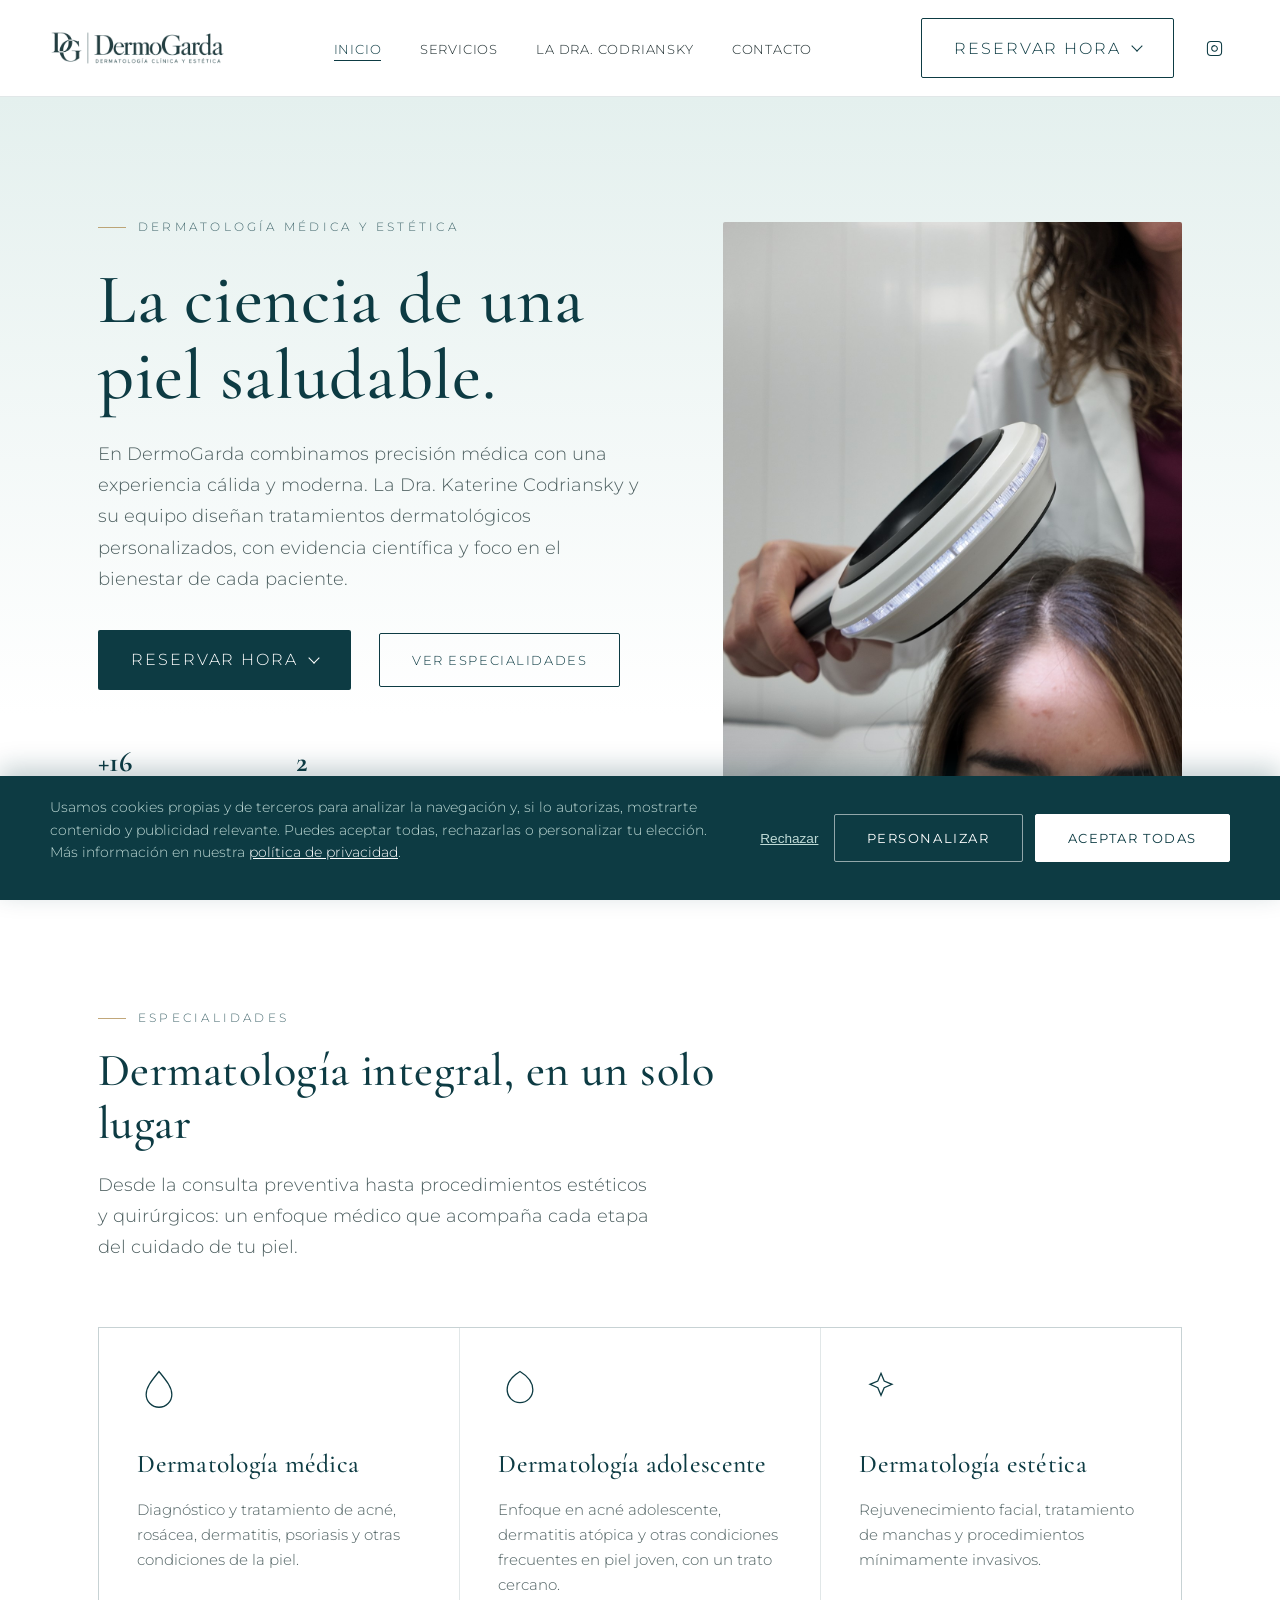
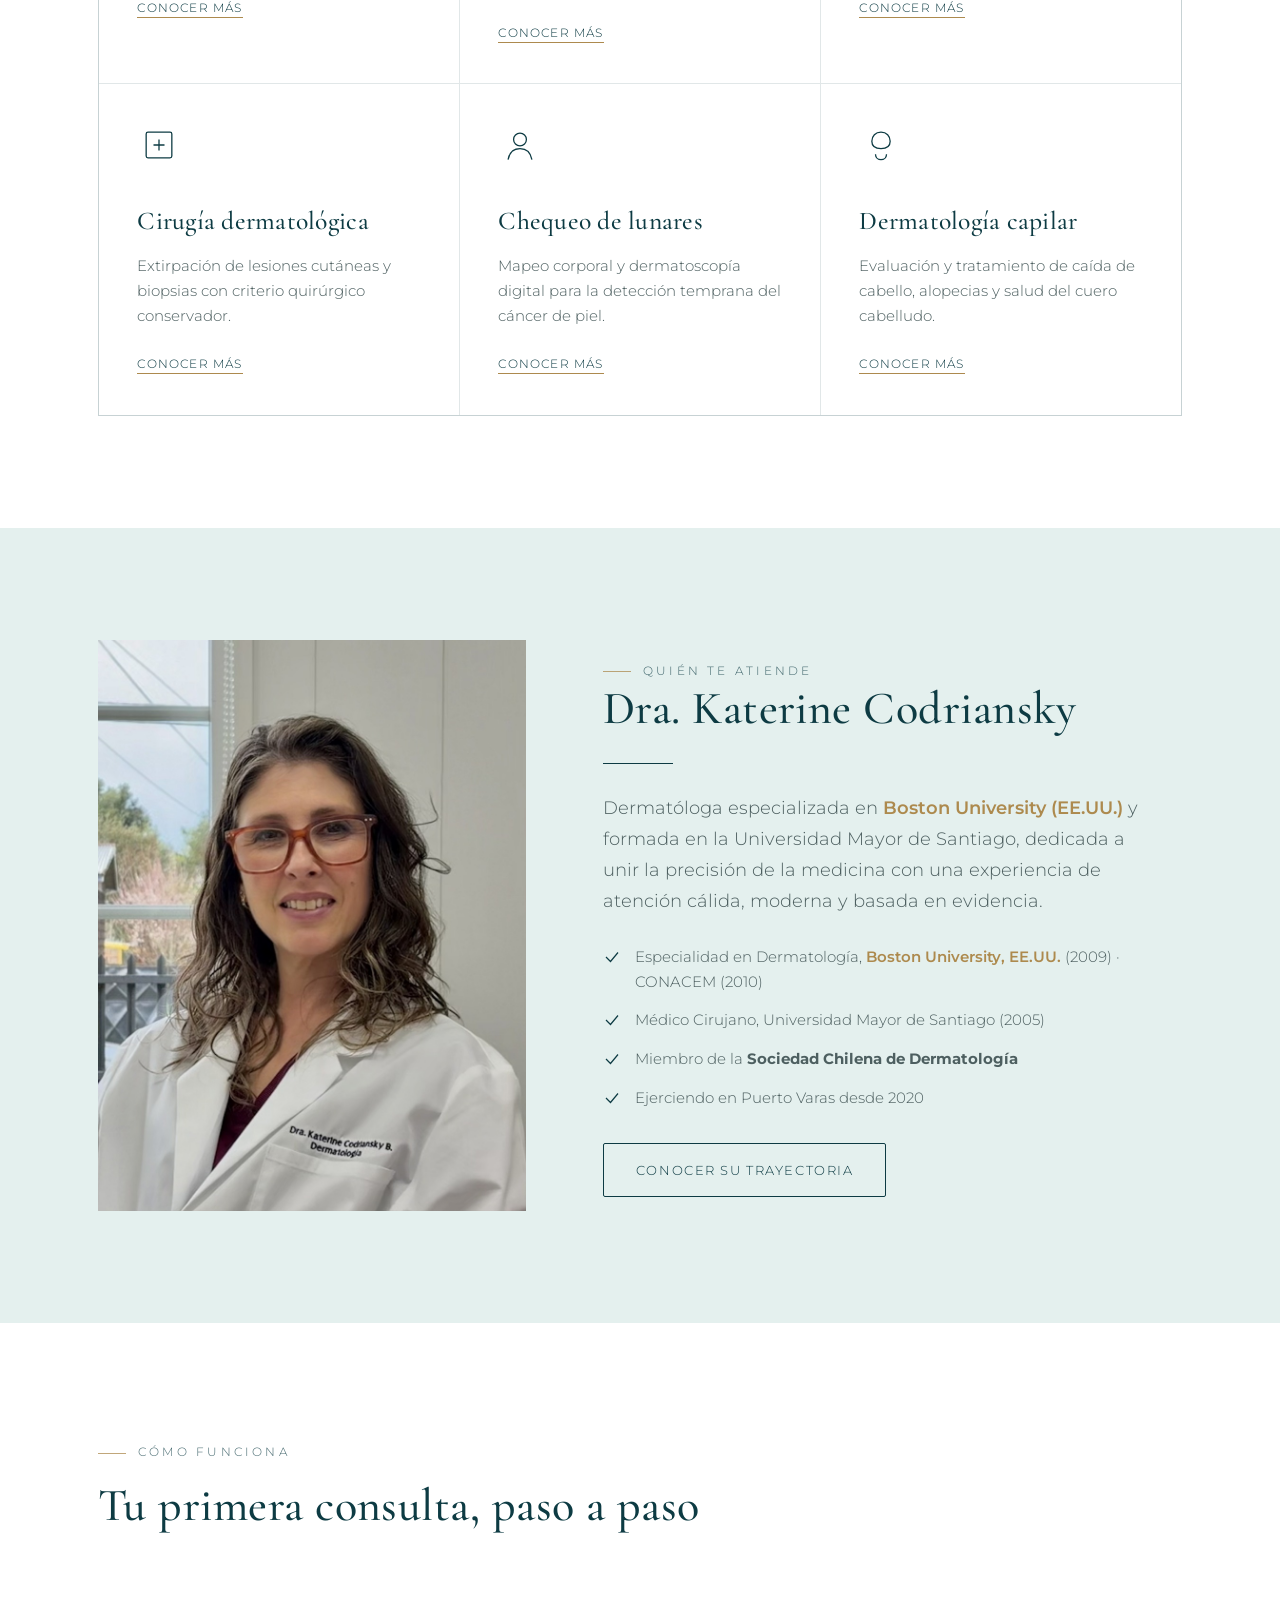
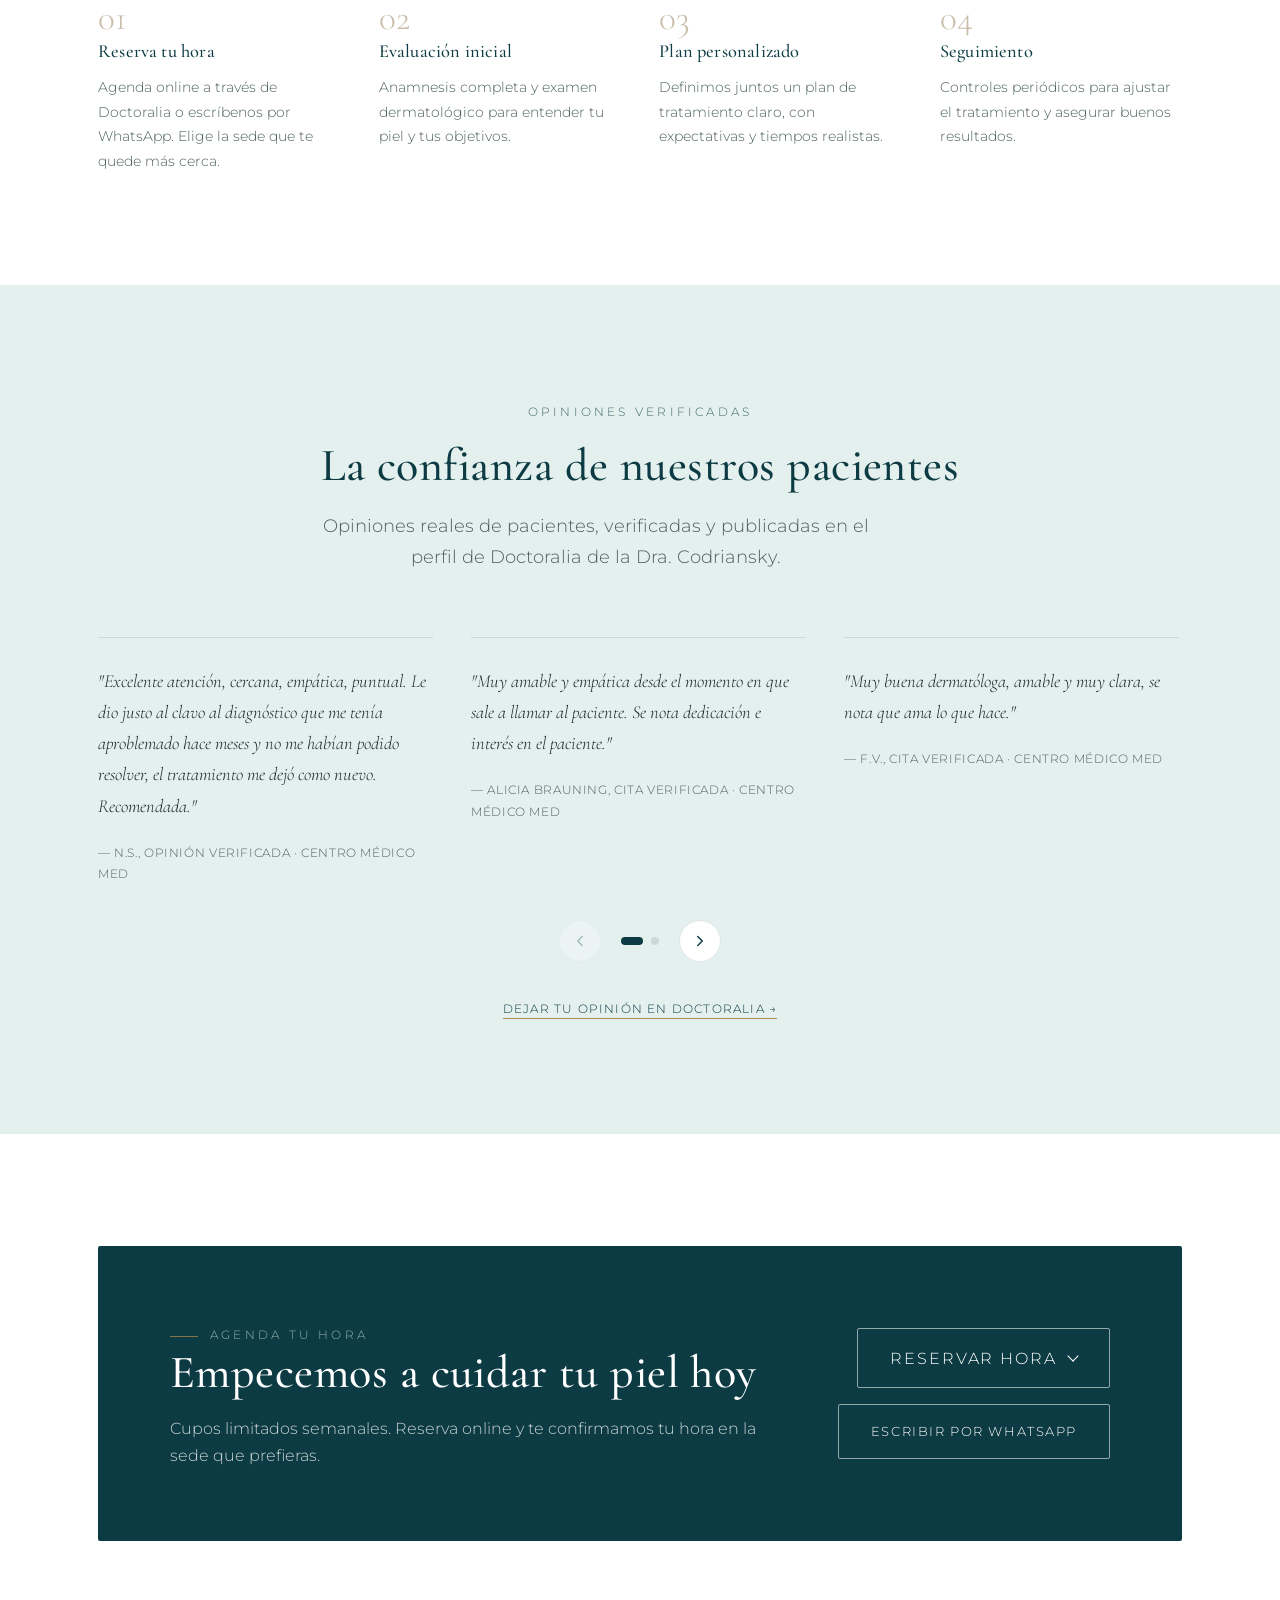
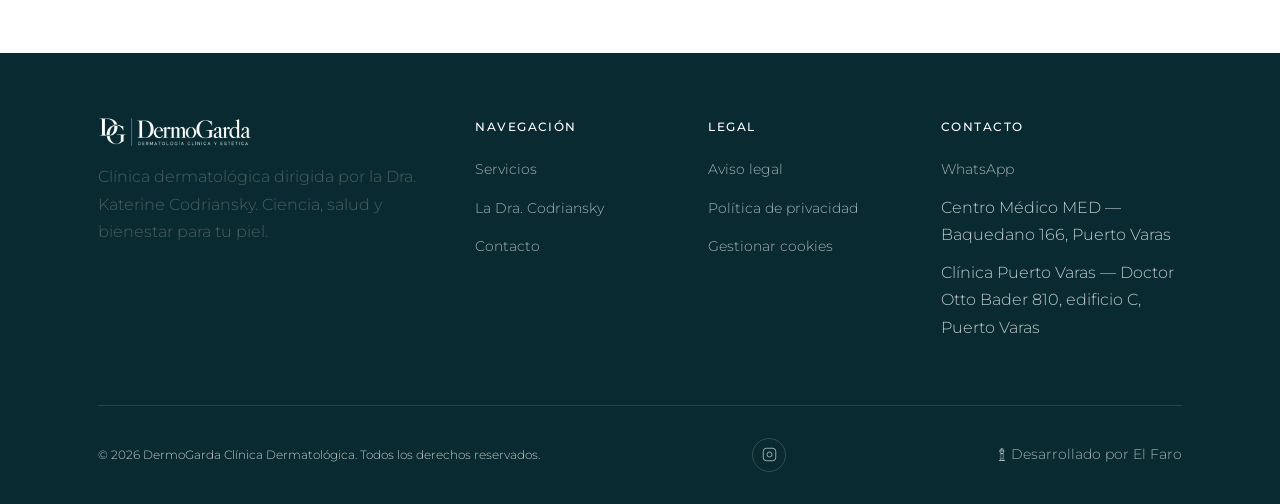
<file: index.html>
<!DOCTYPE html>
<html lang="es-CL">
<head>
<meta charset="UTF-8" />
<meta name="viewport" content="width=device-width, initial-scale=1.0" />
<title>DermoGarda | Clínica Dermatológica de la Dra. Katerine Codriansky en Puerto Varas</title>
<meta name="description" content="DermoGarda es la clínica dermatológica de la Dra. Katerine Codriansky en Puerto Varas. Dermatología médica, estética y quirúrgica con un enfoque científico y cercano. Reserva tu hora online." />
<link rel="canonical" href="https://dermaren-web.netlify.app/" />
<meta name="robots" content="index, follow" />

<!-- Open Graph / Social -->
<meta property="og:type" content="website" />
<meta property="og:site_name" content="DermoGarda — Clínica Dermatológica" />
<meta property="og:title" content="DermoGarda | Clínica Dermatológica de la Dra. Katerine Codriansky" />
<meta property="og:description" content="Dermatología médica, estética y quirúrgica en Puerto Varas. Ciencia, salud y bienestar para tu piel." />
<meta property="og:url" content="https://dermaren-web.netlify.app/" />
<meta property="og:image" content="https://dermaren-web.netlify.app/assets/img/og-dermaren.jpg" />
<meta property="og:locale" content="es_CL" />
<meta name="twitter:card" content="summary_large_image" />

<link rel="icon" href="/favicon.ico" sizes="any" />
<link rel="icon" href="/assets/img/favicon-32x32.png" type="image/png" sizes="32x32" />
<link rel="icon" href="/assets/img/favicon-16x16.png" type="image/png" sizes="16x16" />
<link rel="apple-touch-icon" href="/assets/img/apple-touch-icon.png" />
<link rel="manifest" href="/site.webmanifest" />

<!-- Tipografías -->
<link rel="preconnect" href="https://fonts.googleapis.com" />
<link rel="preconnect" href="https://fonts.gstatic.com" crossorigin />
<link href="https://fonts.googleapis.com/css2?family=Cormorant+Garamond:ital,wght@0,400;0,500;0,600;1,400&family=Montserrat:wght@300;400;500;600&display=swap" rel="stylesheet" />

<link rel="stylesheet" href="/assets/css/style.css" />

<!--
  ============================================================
  SLOT: Google Tag Manager (head)
  Reemplazar GTM-XXXXXXX por el ID real del contenedor GTM.
  Desde GTM se administran GA4, Google Ads y Meta Pixel (vía tags),
  evitando así múltiples scripts sueltos en el código fuente.
  ============================================================
-->
<!-- <script>(function(w,d,s,l,i){w[l]=w[l]||[];w[l].push({'gtm.start':new Date().getTime(),event:'gtm.js'});var f=d.getElementsByTagName(s)[0],j=d.createElement(s),dl=l!='dataLayer'?'&l='+l:'';j.async=true;j.src='https://www.googletagmanager.com/gtm.js?id='+i+dl;f.parentNode.insertBefore(j,f);})(window,document,'script','dataLayer','GTM-XXXXXXX');</script> -->

<!-- Google Search Console: verificación por meta tag -->
<meta name="google-site-verification" content="c8aO1CI2UQRDdQzYgz-XPAcWRZ7YcK_9vLTBhsBra9s" />

<!-- ============ JSON-LD: MedicalBusiness / Physician (GEO + SEO) ============ -->
<script type="application/ld+json">
{
  "@context": "https://schema.org",
  "@type": "MedicalClinic",
  "name": "DermoGarda Clínica Dermatológica",
  "alternateName": "DermoGarda",
  "url": "https://dermaren-web.netlify.app/",
  "image": "https://dermaren-web.netlify.app/assets/img/og-dermaren.jpg",
  "description": "Clínica dermatológica dirigida por la Dra. Katerine Codriansky, especializada en dermatología médica, estética y quirúrgica en Puerto Varas, Chile.",
  "medicalSpecialty": "Dermatology",
  "priceRange": "$$",
  "telephone": ["+56224756060", "+56969046811"],
  "address": [
    {
      "@type": "PostalAddress",
      "name": "Centro Médico MED",
      "streetAddress": "Baquedano 166",
      "addressLocality": "Puerto Varas",
      "addressRegion": "Región de Los Lagos",
      "postalCode": "5550000",
      "addressCountry": "CL"
    },
    {
      "@type": "PostalAddress",
      "name": "Clínica Puerto Varas",
      "streetAddress": "Doctor Otto Bader 810, Centro Dermatológico, edificio C, 3er piso",
      "addressLocality": "Puerto Varas",
      "addressRegion": "Región de Los Lagos",
      "postalCode": "5610000",
      "addressCountry": "CL"
    }
  ],
  "sameAs": [
    "https://www.doctoralia.cl/perfil/katerine-codriansky",
    "https://www.linkedin.com/in/katerine-codriansky-0890267b/",
    "https://wa.me/56969046811"
  ],
  "contactPoint": {
    "@type": "ContactPoint",
    "contactType": "customer service",
    "telephone": "+56969046811",
    "url": "https://wa.me/56969046811",
    "areaServed": "CL",
    "availableLanguage": "Spanish"
  },
  "founder": {
    "@type": "Physician",
    "name": "Dra. Katerine Codriansky",
    "medicalSpecialty": "Dermatology",
    "jobTitle": "Dermatóloga",
    "alumniOf": [
      { "@type": "CollegeOrUniversity", "name": "Universidad Mayor de Santiago" },
      { "@type": "CollegeOrUniversity", "name": "Boston University" }
    ],
    "memberOf": { "@type": "Organization", "name": "Sociedad Chilena de Dermatología" }
  },
  "potentialAction": {
    "@type": "ReserveAction",
    "target": {
      "@type": "EntryPoint",
      "urlTemplate": "https://www.doctoralia.cl/perfil/katerine-codriansky?saasonly=true",
      "actionPlatform": ["http://schema.org/DesktopWebPlatform", "http://schema.org/MobileWebPlatform"]
    },
    "result": { "@type": "Reservation", "name": "Reserva de hora dermatológica" }
  }
}
</script>
</head>
<body>

<!-- SLOT: Google Tag Manager (noscript, inmediatamente después de <body>) -->
<!-- <noscript><iframe src="https://www.googletagmanager.com/ns.html?id=GTM-XXXXXXX" height="0" width="0" style="display:none;visibility:hidden"></iframe></noscript> -->

<a class="visualmente-oculto" href="#contenido">Saltar al contenido</a>

<div class="cookies-banner" data-cookies-banner hidden role="region" aria-label="Preferencias de cookies">
  <div class="cookies-banner-inner">
    <p class="cookies-banner-texto">
      Usamos cookies propias y de terceros para analizar la navegación y, si lo autorizas, mostrarte contenido y publicidad relevante. Puedes aceptar todas, rechazarlas o personalizar tu elección. Más información en nuestra <a href="/aviso-legal.html#privacidad">política de privacidad</a>.
    </p>
    <div class="cookies-banner-acciones">
      <button type="button" class="btn-texto" data-cookies-rechazar>Rechazar</button>
      <button type="button" class="btn btn-sobre-oscuro" data-cookies-personalizar>Personalizar</button>
      <button type="button" class="btn btn-cookies-aceptar" data-cookies-aceptar>Aceptar todas</button>
    </div>
  </div>
</div>

<div class="cookies-modal" data-cookies-modal hidden role="dialog" aria-modal="true" aria-labelledby="cookies-modal-titulo">
  <div class="cookies-modal-caja">
    <h2 id="cookies-modal-titulo">Preferencias de cookies</h2>
    <p>Elige qué tipos de cookies quieres permitir. Las necesarias no se pueden desactivar porque son indispensables para el funcionamiento del sitio.</p>

    <div class="cookies-categoria">
      <div class="cookies-categoria-info">
        <h3>Necesarias</h3>
        <p>Permiten el funcionamiento básico del sitio (navegación, menú, preferencias). Siempre activas.</p>
      </div>
      <label class="cookies-switch">
        <input type="checkbox" checked disabled aria-label="Cookies necesarias, siempre activas" />
        <span class="cookies-switch-track"></span>
      </label>
    </div>

    <div class="cookies-categoria">
      <div class="cookies-categoria-info">
        <h3>Analíticas</h3>
        <p>Nos ayudan a entender cómo se usa el sitio (Google Analytics) para mejorar la experiencia.</p>
      </div>
      <label class="cookies-switch">
        <input type="checkbox" data-cookies-toggle="analiticas" aria-label="Permitir cookies analíticas" />
        <span class="cookies-switch-track"></span>
      </label>
    </div>

    <div class="cookies-categoria">
      <div class="cookies-categoria-info">
        <h3>Marketing</h3>
        <p>Permiten mostrar publicidad relevante en Google y Meta (Instagram/Facebook) según tu interés.</p>
      </div>
      <label class="cookies-switch">
        <input type="checkbox" data-cookies-toggle="marketing" aria-label="Permitir cookies de marketing" />
        <span class="cookies-switch-track"></span>
      </label>
    </div>

    <div class="cookies-modal-acciones">
      <button type="button" class="btn btn-secundario" data-cookies-cerrar>Cancelar</button>
      <button type="button" class="btn btn-primario" data-cookies-guardar>Guardar preferencias</button>
    </div>
  </div>
</div>

<header class="encabezado">
  <div class="barra-nav contenedor" style="padding-left:0; padding-right:0;">
    <a href="/" class="marca" aria-label="DermoGarda — Inicio">
      <img src="/assets/img/logo-dermogarda.png" alt="DermoGarda — Dermatología clínica y estética" class="marca-logo" width="300" height="58" />
    </a>

    <nav aria-label="Navegación principal">
      <ul class="nav-links">
        <li><a href="/" aria-current="page">Inicio</a></li>
        <li><a href="/servicios.html">Servicios</a></li>
        <li><a href="/sobre-la-doctora.html">La Dra. Codriansky</a></li>
        <li><a href="/contacto.html">Contacto</a></li>
      </ul>
    </nav>

    <div class="nav-cta">
      <div class="reserva-dropdown">
        <button type="button" class="btn btn-secundario reserva-trigger" data-evento-reserva="nav" aria-haspopup="true" aria-expanded="false">Reservar hora</button>
        <div class="reserva-menu" role="menu">
          <div class="reserva-menu-grupo">
            <span class="reserva-menu-titulo">Clínica Puerto Varas (CPV)</span>
            <a href="tel:+56652333250" role="menuitem">Fono +56 65 233 3250</a>
            <a href="tel:+56652333251" role="menuitem">Fono +56 65 233 3251</a>
          </div>
          <div class="reserva-menu-grupo">
            <span class="reserva-menu-titulo">Centro Médico MED</span>
            <a href="https://wa.me/56969046811" target="_blank" rel="noopener" role="menuitem">WhatsApp</a>
            <a href="https://www.doctoralia.cl/perfil/katerine-codriansky?saasonly=true" target="_blank" rel="noopener" role="menuitem">Doctoralia</a>
          </div>
        </div>
      </div>
      <a href="https://www.instagram.com/dermogarda/" target="_blank" rel="noopener" aria-label="Instagram de DermoGarda" class="nav-social"><svg viewBox="0 0 24 24" fill="none" stroke="currentColor" stroke-width="1.5"><rect x="2" y="2" width="20" height="20" rx="5"/><path d="M16 11.37A4 4 0 1 1 12.63 8 4 4 0 0 1 16 11.37Z"/><line x1="17.5" y1="6.5" x2="17.5" y2="6.5"/></svg></a>
      <button class="nav-toggle" aria-label="Abrir menú" aria-expanded="false">
        <span></span><span></span><span></span>
      </button>
    </div>
  </div>
</header>

<main id="contenido">

  <!-- HERO -->
  <section class="hero">
    <div class="contenedor hero-grid">
      <div class="hero-copy" data-reveal>
        <span class="kicker">Dermatología médica y estética</span>
        <h1>La ciencia de una piel saludable.</h1>
        <p class="lead">
          En DermoGarda combinamos precisión médica con una experiencia cálida y moderna.
          La Dra. Katerine Codriansky y su equipo diseñan tratamientos dermatológicos
          personalizados, con evidencia científica y foco en el bienestar de cada paciente.
        </p>
        <div class="hero-acciones">
          <div class="reserva-dropdown">
            <button type="button" class="btn btn-primario reserva-trigger" data-evento-reserva="hero" aria-haspopup="true" aria-expanded="false">Reservar hora</button>
            <div class="reserva-menu" role="menu">
              <div class="reserva-menu-grupo">
                <span class="reserva-menu-titulo">Clínica Puerto Varas (CPV)</span>
                <a href="tel:+56652333250" role="menuitem">Fono +56 65 233 3250</a>
                <a href="tel:+56652333251" role="menuitem">Fono +56 65 233 3251</a>
              </div>
              <div class="reserva-menu-grupo">
                <span class="reserva-menu-titulo">Centro Médico MED</span>
                <a href="https://wa.me/56969046811" target="_blank" rel="noopener" role="menuitem">WhatsApp</a>
                <a href="https://www.doctoralia.cl/perfil/katerine-codriansky?saasonly=true" target="_blank" rel="noopener" role="menuitem">Doctoralia</a>
              </div>
            </div>
          </div>
          <a href="/servicios.html" class="btn btn-secundario">Ver especialidades</a>
        </div>

        <div class="hero-confianza">
          <div class="hero-confianza-item"><strong>+16</strong><span>Años de trayectoria</span></div>
          <div class="hero-confianza-item"><strong>2</strong><span>Sedes en Puerto Varas</span></div>
        </div>
      </div>

      <div class="hero-visual" data-reveal>
        <img src="/assets/img/hero-consulta.jpg" alt="Dra. Katerine Codriansky realizando una evaluación capilar con tricoscopio en DermoGarda" loading="eager" />
      </div>
    </div>
  </section>

  <!-- ESPECIALIDADES -->
  <section id="servicios">
    <div class="contenedor">
      <div class="encabezado-seccion" data-reveal>
        <span class="kicker">Especialidades</span>
        <h2>Dermatología integral, en un solo lugar</h2>
        <p class="lead">
          Desde la consulta preventiva hasta procedimientos estéticos y quirúrgicos:
          un enfoque médico que acompaña cada etapa del cuidado de tu piel.
        </p>
      </div>
    </div>

    <div class="contenedor">
      <div class="servicios-grid" data-reveal>
        <article class="servicio-card">
          <svg class="servicio-icono" viewBox="0 0 48 48" fill="none" stroke="currentColor" stroke-width="1.4"><path d="M24 6c8 10 14 17 14 25a14 14 0 1 1-28 0c0-8 6-15 14-25Z"/></svg>
          <h3>Dermatología médica</h3>
          <p>Diagnóstico y tratamiento de acné, rosácea, dermatitis, psoriasis y otras condiciones de la piel.</p>
          <a href="/servicios.html#medica" class="servicio-enlace">Conocer más</a>
        </article>

        <article class="servicio-card">
          <svg class="servicio-icono" viewBox="0 0 48 48" fill="none" stroke="currentColor" stroke-width="1.4"><path d="M24 6C14 12 10 18 10 26a14 14 0 0 0 28 0c0-8-4-14-14-20Z"/></svg>
          <h3>Dermatología adolescente</h3>
          <p>Enfoque en acné adolescente, dermatitis atópica y otras condiciones frecuentes en piel joven, con un trato cercano.</p>
          <a href="/servicios.html#pediatrica" class="servicio-enlace">Conocer más</a>
        </article>

        <article class="servicio-card">
          <svg class="servicio-icono" viewBox="0 0 48 48" fill="none" stroke="currentColor" stroke-width="1.4"><path d="M24 8l3.5 8.4L36 20l-8.5 3.6L24 32l-3.5-8.4L12 20l8.5-3.6L24 8Z"/></svg>
          <h3>Dermatología estética</h3>
          <p>Rejuvenecimiento facial, tratamiento de manchas y procedimientos mínimamente invasivos.</p>
          <a href="/servicios.html#estetica" class="servicio-enlace">Conocer más</a>
        </article>

        <article class="servicio-card">
          <svg class="servicio-icono" viewBox="0 0 48 48" fill="none" stroke="currentColor" stroke-width="1.4"><rect x="10" y="10" width="28" height="28" rx="2"/><path d="M18 24h12M24 18v12"/></svg>
          <h3>Cirugía dermatológica</h3>
          <p>Extirpación de lesiones cutáneas y biopsias con criterio quirúrgico conservador.</p>
          <a href="/servicios.html#cirugia" class="servicio-enlace">Conocer más</a>
        </article>

        <article class="servicio-card">
          <svg class="servicio-icono" viewBox="0 0 48 48" fill="none" stroke="currentColor" stroke-width="1.4"><circle cx="24" cy="18" r="7"/><path d="M11 40c1.5-8 6-12 13-12s11.5 4 13 12"/></svg>
          <h3>Chequeo de lunares</h3>
          <p>Mapeo corporal y dermatoscopía digital para la detección temprana del cáncer de piel.</p>
          <a href="/servicios.html#chequeo" class="servicio-enlace">Conocer más</a>
        </article>

        <article class="servicio-card">
          <svg class="servicio-icono" viewBox="0 0 48 48" fill="none" stroke="currentColor" stroke-width="1.4"><path d="M14 20c0-6 4-10 10-10s10 4 10 10-4 8-10 8-10-2-10-8Z"/><path d="M18 34c0 4 3 6 6 6s6-2 6-6"/></svg>
          <h3>Dermatología capilar</h3>
          <p>Evaluación y tratamiento de caída de cabello, alopecias y salud del cuero cabelludo.</p>
          <a href="/servicios.html#capilar" class="servicio-enlace">Conocer más</a>
        </article>
      </div>
    </div>
  </section>

  <!-- SOBRE LA DOCTORA (resumen) -->
  <section class="seccion-suave">
    <div class="contenedor sobre-grid">
      <div class="sobre-foto" data-reveal>
        <img src="/assets/img/dra-codriansky.jpg" alt="Dra. Katerine Codriansky, dermatóloga fundadora de DermoGarda" />
      </div>
      <div data-reveal>
        <span class="kicker">Quién te atiende</span>
        <h2>Dra. Katerine Codriansky</h2>
        <div class="linea-firma"></div>
        <p class="lead">
          Dermatóloga especializada en <strong class="resaltado-dorado">Boston University (EE.UU.)</strong>
          y formada en la Universidad Mayor de Santiago, dedicada a unir la precisión de la medicina con
          una experiencia de atención cálida, moderna y basada en evidencia.
        </p>
        <ul class="lista-credenciales">
          <li><svg viewBox="0 0 24 24" fill="none" stroke="currentColor" stroke-width="1.6"><path d="M4 12l6 6L20 6"/></svg><span>Especialidad en Dermatología, <strong class="resaltado-dorado">Boston University, EE.UU.</strong> (2009) · CONACEM (2010)</span></li>
          <li><svg viewBox="0 0 24 24" fill="none" stroke="currentColor" stroke-width="1.6"><path d="M4 12l6 6L20 6"/></svg><span>Médico Cirujano, Universidad Mayor de Santiago (2005)</span></li>
          <li><svg viewBox="0 0 24 24" fill="none" stroke="currentColor" stroke-width="1.6"><path d="M4 12l6 6L20 6"/></svg><span>Miembro de la <strong>Sociedad Chilena de Dermatología</strong></span></li>
          <li><svg viewBox="0 0 24 24" fill="none" stroke="currentColor" stroke-width="1.6"><path d="M4 12l6 6L20 6"/></svg><span>Ejerciendo en Puerto Varas desde 2020</span></li>
        </ul>
        <div class="hero-acciones" style="margin-top:2rem;">
          <a href="/sobre-la-doctora.html" class="btn btn-secundario">Conocer su trayectoria</a>
        </div>
      </div>
    </div>
  </section>

  <!-- PROCESO -->
  <section>
    <div class="contenedor">
      <div class="encabezado-seccion" data-reveal>
        <span class="kicker">Cómo funciona</span>
        <h2>Tu primera consulta, paso a paso</h2>
      </div>
      <div class="pasos" data-reveal>
        <div class="paso">
          <h3>Reserva tu hora</h3>
          <p>Agenda online a través de Doctoralia o escríbenos por WhatsApp. Elige la sede que te quede más cerca.</p>
        </div>
        <div class="paso">
          <h3>Evaluación inicial</h3>
          <p>Anamnesis completa y examen dermatológico para entender tu piel y tus objetivos.</p>
        </div>
        <div class="paso">
          <h3>Plan personalizado</h3>
          <p>Definimos juntos un plan de tratamiento claro, con expectativas y tiempos realistas.</p>
        </div>
        <div class="paso">
          <h3>Seguimiento</h3>
          <p>Controles periódicos para ajustar el tratamiento y asegurar buenos resultados.</p>
        </div>
      </div>
    </div>
  </section>

  <!-- TESTIMONIOS -->
  <section class="seccion-suave">
    <div class="contenedor">
      <div class="encabezado-seccion centrado" data-reveal style="margin-left:auto;margin-right:auto;">
        <span class="kicker">Opiniones verificadas</span>
        <h2>La confianza de nuestros pacientes</h2>
        <p class="lead">Opiniones reales de pacientes, verificadas y publicadas en el perfil de Doctoralia de la Dra. Codriansky.</p>
      </div>
      <div class="testimonios-carrusel" data-reveal data-carrusel>
        <div class="testimonios-track" data-carrusel-track tabindex="0" aria-label="Opiniones de pacientes, desplázate para ver más">
          <div class="testimonio" data-carrusel-slide>
            <p>"Excelente atención, cercana, empática, puntual. Le dio justo al clavo al diagnóstico que me tenía aproblemado hace meses y no me habían podido resolver, el tratamiento me dejó como nuevo. Recomendada."</p>
            <div class="testimonio-autor">— N.S., opinión verificada · Centro Médico MED</div>
          </div>
          <div class="testimonio" data-carrusel-slide>
            <p>"Muy amable y empática desde el momento en que sale a llamar al paciente. Se nota dedicación e interés en el paciente."</p>
            <div class="testimonio-autor">— Alicia Brauning, cita verificada · Centro Médico MED</div>
          </div>
          <div class="testimonio" data-carrusel-slide>
            <p>"Muy buena dermatóloga, amable y muy clara, se nota que ama lo que hace."</p>
            <div class="testimonio-autor">— F.V., cita verificada · Centro Médico MED</div>
          </div>
          <div class="testimonio" data-carrusel-slide>
            <p>"Es una muy buena dermatóloga, muy apasionada por lo que hace, dedicada y tiene un excelente trato con los pacientes. Se nota que ama su trabajo y también a los pacientes. Excelente doctora en todos sentidos."</p>
            <div class="testimonio-autor">— B.C.C., opinión verificada · Clínica Puerto Varas</div>
          </div>
          <div class="testimonio" data-carrusel-slide>
            <p>"Excelente atención, 100% recomendable. Muy dedicada, revisa y consulta. Además permite que le hagan consultas. Empática, escucha y resuelve."</p>
            <div class="testimonio-autor">— Adriana, cita verificada · Centro Médico MED</div>
          </div>
        </div>
        <div class="carrusel-controles">
          <button type="button" class="carrusel-btn" data-carrusel-prev aria-label="Opinión anterior">
            <svg viewBox="0 0 24 24" fill="none" stroke="currentColor" stroke-width="2" stroke-linecap="round" stroke-linejoin="round"><path d="M15 18l-6-6 6-6"/></svg>
          </button>
          <div class="carrusel-dots" data-carrusel-dots></div>
          <button type="button" class="carrusel-btn" data-carrusel-next aria-label="Opinión siguiente">
            <svg viewBox="0 0 24 24" fill="none" stroke="currentColor" stroke-width="2" stroke-linecap="round" stroke-linejoin="round"><path d="M9 18l6-6-6-6"/></svg>
          </button>
        </div>
      </div>
      <p style="margin-top:2rem;text-align:center;">
        <a href="https://www.doctoralia.cl/perfil/katerine-codriansky?saasonly=true" target="_blank" rel="noopener" class="servicio-enlace">Dejar tu opinión en Doctoralia →</a>
      </p>
    </div>
  </section>

  <!-- CTA RESERVA -->
  <section>
    <div class="contenedor">
      <div class="cta-reserva" data-reveal>
        <div>
          <span class="kicker" style="color:var(--verde-agua);">Agenda tu hora</span>
          <h2>Empecemos a cuidar tu piel hoy</h2>
          <p>Cupos limitados semanales. Reserva online y te confirmamos tu hora en la sede que prefieras.</p>
        </div>
        <div class="cta-reserva-acciones">
          <div class="reserva-dropdown">
            <button type="button" class="btn btn-sobre-oscuro reserva-trigger" data-evento-reserva="cta_seccion" aria-haspopup="true" aria-expanded="false">Reservar hora</button>
            <div class="reserva-menu" role="menu">
              <div class="reserva-menu-grupo">
                <span class="reserva-menu-titulo">Clínica Puerto Varas (CPV)</span>
                <a href="tel:+56652333250" role="menuitem">Fono +56 65 233 3250</a>
                <a href="tel:+56652333251" role="menuitem">Fono +56 65 233 3251</a>
              </div>
              <div class="reserva-menu-grupo">
                <span class="reserva-menu-titulo">Centro Médico MED</span>
                <a href="https://wa.me/56969046811" target="_blank" rel="noopener" role="menuitem">WhatsApp</a>
                <a href="https://www.doctoralia.cl/perfil/katerine-codriansky?saasonly=true" target="_blank" rel="noopener" role="menuitem">Doctoralia</a>
              </div>
            </div>
          </div>
          <a href="https://wa.me/56969046811" target="_blank" rel="noopener" class="btn btn-sobre-oscuro" data-evento-reserva="cta_whatsapp">Escribir por WhatsApp</a>
        </div>
      </div>
    </div>
  </section>

</main>

<footer class="pie">
  <div class="contenedor">
    <div class="pie-grid">
      <div>
        <div class="pie-marca">
          <img src="/assets/img/logo-dermogarda-blanco.png" alt="DermoGarda" class="pie-marca-logo" width="220" height="43" />
        </div>
        <p>Clínica dermatológica dirigida por la Dra. Katerine Codriansky. Ciencia, salud y bienestar para tu piel.</p>
      </div>
      <div>
        <h4>Navegación</h4>
        <ul>
          <li><a href="/servicios.html">Servicios</a></li>
          <li><a href="/sobre-la-doctora.html">La Dra. Codriansky</a></li>
          <li><a href="/contacto.html">Contacto</a></li>
        </ul>
      </div>
      <div>
        <h4>Legal</h4>
        <ul>
          <li><a href="/aviso-legal.html">Aviso legal</a></li>
          <li><a href="/aviso-legal.html#privacidad">Política de privacidad</a></li>
          <li><a href="/aviso-legal.html#cookies" data-cookies-gestionar>Gestionar cookies</a></li>
        </ul>
      </div>
      <div>
        <h4>Contacto</h4>
        <ul>
          <li><a href="https://wa.me/56969046811" target="_blank" rel="noopener">WhatsApp</a></li>
          <li>Centro Médico MED — Baquedano 166, Puerto Varas</li>
          <li>Clínica Puerto Varas — Doctor Otto Bader 810, edificio C, Puerto Varas</li>
        </ul>
      </div>
    </div>
    <div class="pie-bottom">
      <span>© <span data-anio>2026</span> DermoGarda Clínica Dermatológica. Todos los derechos reservados.</span>
      <div class="pie-social">
        <a href="https://www.instagram.com/dermogarda/" target="_blank" rel="noopener" aria-label="Instagram de DermoGarda"><svg viewBox="0 0 24 24" fill="none" stroke="currentColor" stroke-width="1.5"><rect x="2" y="2" width="20" height="20" rx="5"/><path d="M16 11.37A4 4 0 1 1 12.63 8 4 4 0 0 1 16 11.37Z"/><line x1="17.5" y1="6.5" x2="17.5" y2="6.5"/></svg></a>
      </div>
      <a href="https://elfaro-pv.com" target="_blank" rel="noopener" class="pie-creditos"><img src="/assets/img/icono-elfaro.png" alt="" class="pie-creditos-icono" />Desarrollado por El Faro</a>
    </div>
  </div>
</footer>

<a class="whatsapp-flotante" href="https://wa.me/56969046811" target="_blank" rel="noopener" aria-label="Escríbenos por WhatsApp" data-evento-reserva="whatsapp_flotante">
  <svg viewBox="0 0 24 24" fill="currentColor"><path d="M12 2a10 10 0 0 0-8.6 15L2 22l5.2-1.4A10 10 0 1 0 12 2Zm0 18a8 8 0 0 1-4.1-1.1l-.3-.2-3 .8.8-2.9-.2-.3A8 8 0 1 1 12 20Zm4.4-5.9c-.2-.1-1.4-.7-1.6-.8-.2-.1-.4-.1-.5.1-.2.2-.6.8-.8 1-.1.1-.3.2-.5.1-.7-.3-1.4-.8-2-1.4-.5-.5-1-1.1-1.4-1.7-.1-.2 0-.4.1-.5.1-.1.2-.3.4-.4.1-.1.2-.3.2-.4.1-.1 0-.3 0-.4-.1-.1-.5-1.3-.7-1.8-.2-.4-.4-.4-.5-.4h-.5c-.2 0-.4.1-.6.3-.9.9-1 2.1-.4 3.2.6 1.1 1.5 2.3 2.7 3.3 1.4 1.2 2.6 1.8 3.5 2.1.8.3 1.5.2 2.1-.1.6-.3 1.1-1 1.2-1.4.1-.4.1-.8 0-.9-.1-.1-.3-.1-.5-.2Z"/></svg>
</a>

<script src="/assets/js/main.js"></script>
</body>
</html>
</file>
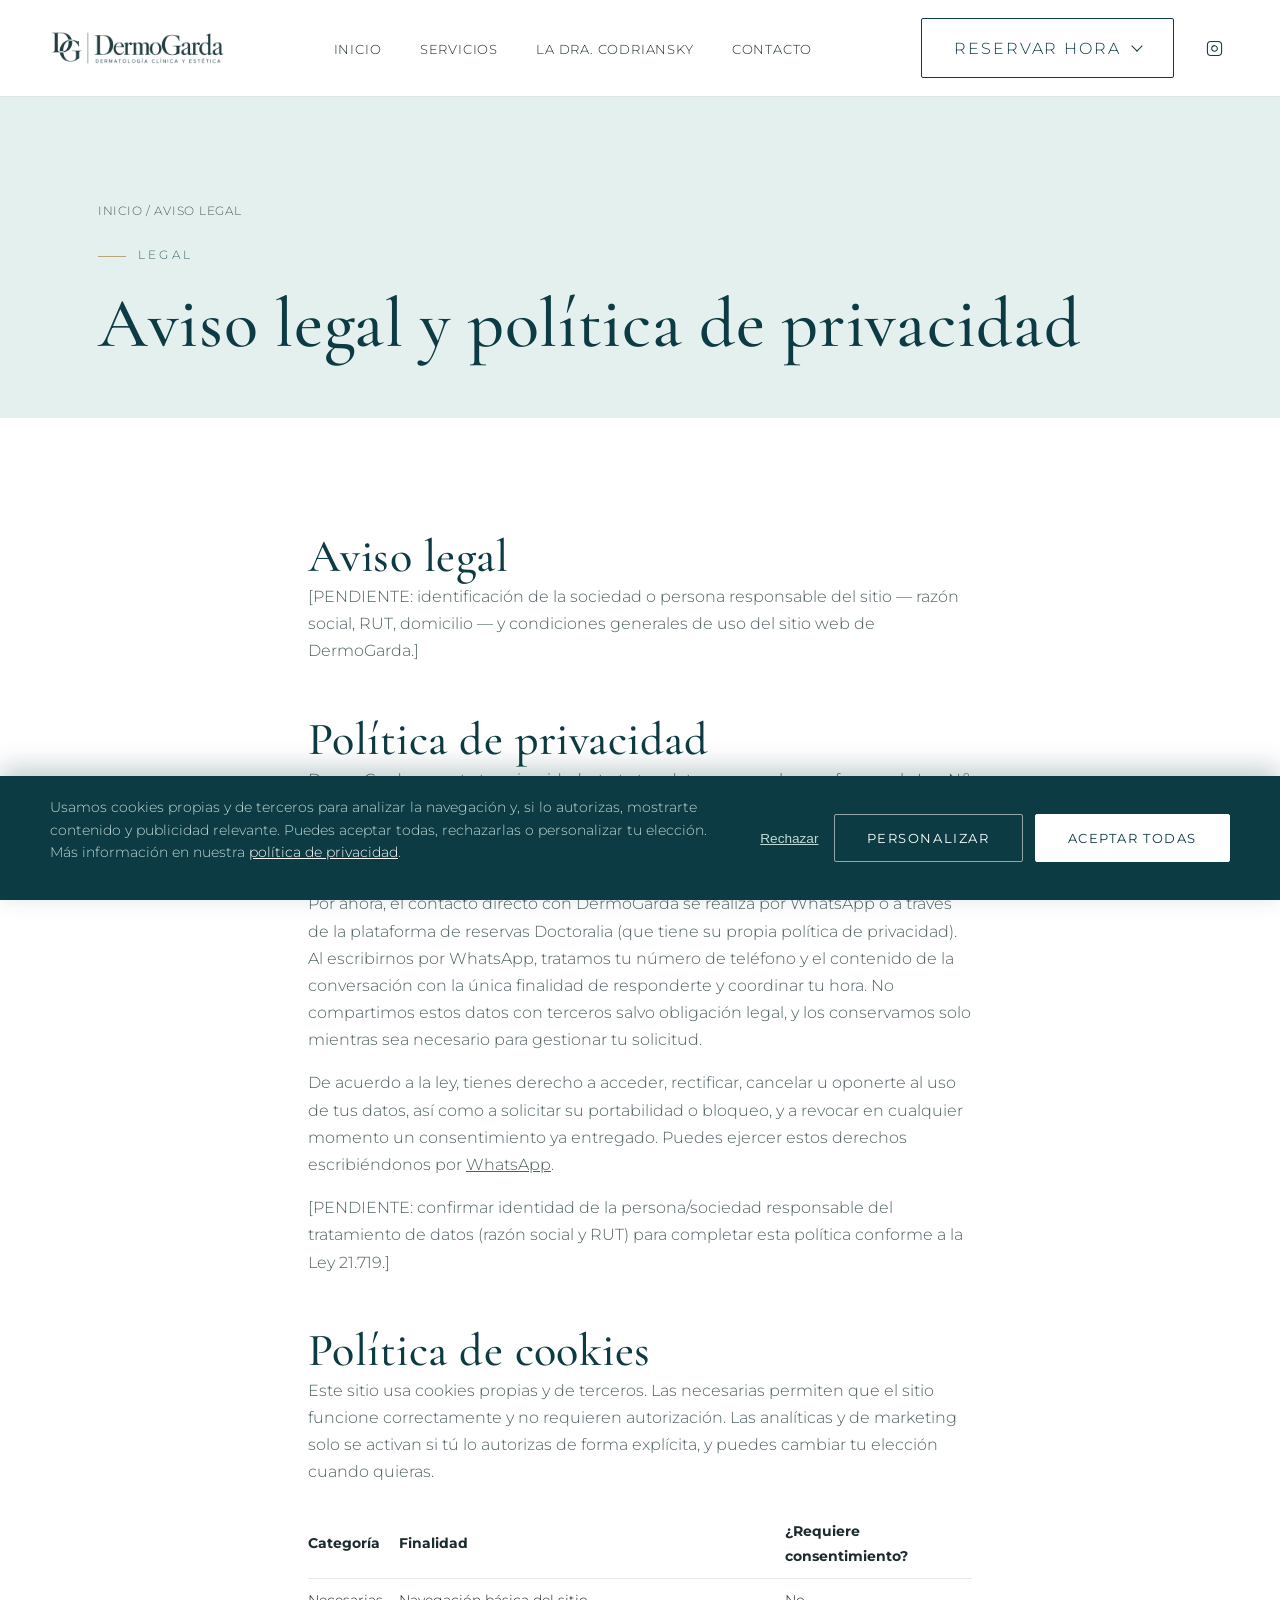
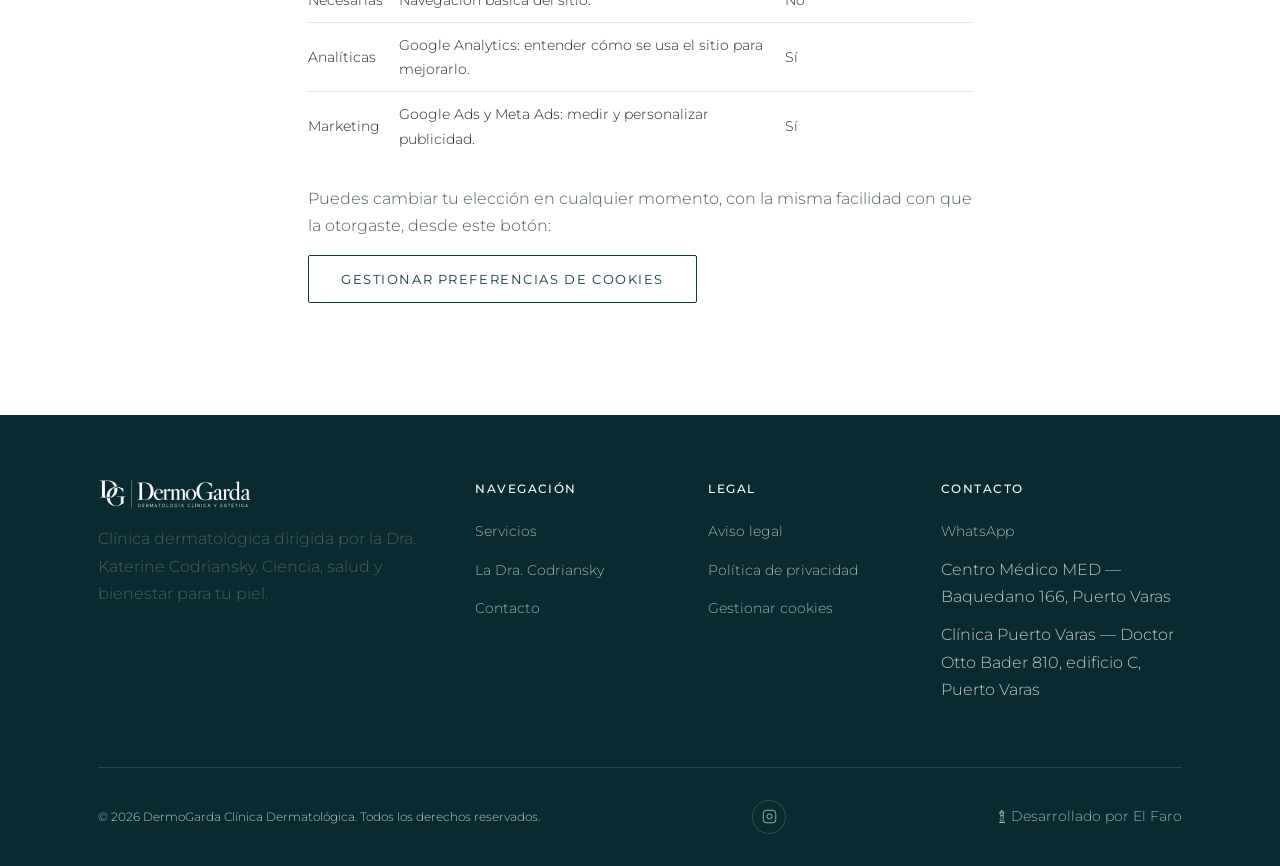
<file: aviso-legal.html>
<!DOCTYPE html>
<html lang="es-CL">
<head>
<meta charset="UTF-8" />
<meta name="viewport" content="width=device-width, initial-scale=1.0" />
<title>Aviso Legal y Política de Privacidad | DermoGarda</title>
<meta name="description" content="Aviso legal y política de privacidad de DermoGarda, clínica dermatológica de la Dra. Katerine Codriansky." />
<link rel="canonical" href="https://dermaren-web.netlify.app/aviso-legal.html" />
<meta name="robots" content="index, follow" />
<meta property="og:type" content="website" />
<meta property="og:site_name" content="DermoGarda" />
<meta property="og:title" content="Aviso Legal y Política de Privacidad | DermoGarda" />
<meta property="og:description" content="Aviso legal y política de privacidad de DermoGarda, clínica dermatológica de la Dra. Katerine Codriansky." />
<meta property="og:url" content="https://dermaren-web.netlify.app/aviso-legal.html" />
<meta property="og:image" content="https://dermaren-web.netlify.app/assets/img/og-dermaren.jpg" />
<meta property="og:locale" content="es_CL" />
<meta name="twitter:card" content="summary_large_image" />
<link rel="icon" href="/favicon.ico" sizes="any" />
<link rel="icon" href="/assets/img/favicon-32x32.png" type="image/png" sizes="32x32" />
<link rel="icon" href="/assets/img/favicon-16x16.png" type="image/png" sizes="16x16" />
<link rel="apple-touch-icon" href="/assets/img/apple-touch-icon.png" />
<link rel="manifest" href="/site.webmanifest" />
<link rel="preconnect" href="https://fonts.googleapis.com" />
<link rel="preconnect" href="https://fonts.gstatic.com" crossorigin />
<link href="https://fonts.googleapis.com/css2?family=Cormorant+Garamond:ital,wght@0,400;0,500;0,600;1,400&family=Montserrat:wght@300;400;500;600&display=swap" rel="stylesheet" />
<link rel="stylesheet" href="/assets/css/style.css" />
</head>
<body>

<a class="visualmente-oculto" href="#contenido">Saltar al contenido</a>

<div class="cookies-banner" data-cookies-banner hidden role="region" aria-label="Preferencias de cookies">
  <div class="cookies-banner-inner">
    <p class="cookies-banner-texto">
      Usamos cookies propias y de terceros para analizar la navegación y, si lo autorizas, mostrarte contenido y publicidad relevante. Puedes aceptar todas, rechazarlas o personalizar tu elección. Más información en nuestra <a href="/aviso-legal.html#privacidad">política de privacidad</a>.
    </p>
    <div class="cookies-banner-acciones">
      <button type="button" class="btn-texto" data-cookies-rechazar>Rechazar</button>
      <button type="button" class="btn btn-sobre-oscuro" data-cookies-personalizar>Personalizar</button>
      <button type="button" class="btn btn-cookies-aceptar" data-cookies-aceptar>Aceptar todas</button>
    </div>
  </div>
</div>

<div class="cookies-modal" data-cookies-modal hidden role="dialog" aria-modal="true" aria-labelledby="cookies-modal-titulo">
  <div class="cookies-modal-caja">
    <h2 id="cookies-modal-titulo">Preferencias de cookies</h2>
    <p>Elige qué tipos de cookies quieres permitir. Las necesarias no se pueden desactivar porque son indispensables para el funcionamiento del sitio.</p>

    <div class="cookies-categoria">
      <div class="cookies-categoria-info">
        <h3>Necesarias</h3>
        <p>Permiten el funcionamiento básico del sitio (navegación, menú, preferencias). Siempre activas.</p>
      </div>
      <label class="cookies-switch">
        <input type="checkbox" checked disabled aria-label="Cookies necesarias, siempre activas" />
        <span class="cookies-switch-track"></span>
      </label>
    </div>

    <div class="cookies-categoria">
      <div class="cookies-categoria-info">
        <h3>Analíticas</h3>
        <p>Nos ayudan a entender cómo se usa el sitio (Google Analytics) para mejorar la experiencia.</p>
      </div>
      <label class="cookies-switch">
        <input type="checkbox" data-cookies-toggle="analiticas" aria-label="Permitir cookies analíticas" />
        <span class="cookies-switch-track"></span>
      </label>
    </div>

    <div class="cookies-categoria">
      <div class="cookies-categoria-info">
        <h3>Marketing</h3>
        <p>Permiten mostrar publicidad relevante en Google y Meta (Instagram/Facebook) según tu interés.</p>
      </div>
      <label class="cookies-switch">
        <input type="checkbox" data-cookies-toggle="marketing" aria-label="Permitir cookies de marketing" />
        <span class="cookies-switch-track"></span>
      </label>
    </div>

    <div class="cookies-modal-acciones">
      <button type="button" class="btn btn-secundario" data-cookies-cerrar>Cancelar</button>
      <button type="button" class="btn btn-primario" data-cookies-guardar>Guardar preferencias</button>
    </div>
  </div>
</div>

<header class="encabezado">
  <div class="barra-nav contenedor" style="padding-left:0; padding-right:0;">
    <a href="/" class="marca" aria-label="DermoGarda — Inicio">
      <img src="/assets/img/logo-dermogarda.png" alt="DermoGarda — Dermatología clínica y estética" class="marca-logo" width="300" height="58" />
    </a>
    <nav aria-label="Navegación principal">
      <ul class="nav-links">
        <li><a href="/">Inicio</a></li>
        <li><a href="/servicios.html">Servicios</a></li>
        <li><a href="/sobre-la-doctora.html">La Dra. Codriansky</a></li>
        <li><a href="/contacto.html">Contacto</a></li>
      </ul>
    </nav>
    <div class="nav-cta">
      <div class="reserva-dropdown">
        <button type="button" class="btn btn-secundario reserva-trigger" data-evento-reserva="nav" aria-haspopup="true" aria-expanded="false">Reservar hora</button>
        <div class="reserva-menu" role="menu">
          <div class="reserva-menu-grupo">
            <span class="reserva-menu-titulo">Clínica Puerto Varas (CPV)</span>
            <a href="tel:+56652333250" role="menuitem">Fono +56 65 233 3250</a>
            <a href="tel:+56652333251" role="menuitem">Fono +56 65 233 3251</a>
          </div>
          <div class="reserva-menu-grupo">
            <span class="reserva-menu-titulo">Centro Médico MED</span>
            <a href="https://wa.me/56969046811" target="_blank" rel="noopener" role="menuitem">WhatsApp</a>
            <a href="https://www.doctoralia.cl/perfil/katerine-codriansky?saasonly=true" target="_blank" rel="noopener" role="menuitem">Doctoralia</a>
          </div>
        </div>
      </div>
      <a href="https://www.instagram.com/dermogarda/" target="_blank" rel="noopener" aria-label="Instagram de DermoGarda" class="nav-social"><svg viewBox="0 0 24 24" fill="none" stroke="currentColor" stroke-width="1.5"><rect x="2" y="2" width="20" height="20" rx="5"/><path d="M16 11.37A4 4 0 1 1 12.63 8 4 4 0 0 1 16 11.37Z"/><line x1="17.5" y1="6.5" x2="17.5" y2="6.5"/></svg></a>
      <button class="nav-toggle" aria-label="Abrir menú" aria-expanded="false"><span></span><span></span><span></span></button>
    </div>
  </div>
</header>

<main id="contenido">
  <section class="pagina-hero">
    <div class="contenedor">
      <p class="migas"><a href="/">Inicio</a> / Aviso legal</p>
      <span class="kicker">Legal</span>
      <h1>Aviso legal y política de privacidad</h1>
    </div>
  </section>

  <section>
    <div class="contenedor" style="max-width:760px;">
      <div data-reveal>
        <h2>Aviso legal</h2>
        <p>[PENDIENTE: identificación de la sociedad o persona responsable del sitio — razón social, RUT, domicilio — y condiciones generales de uso del sitio web de DermoGarda.]</p>
      </div>

      <div id="privacidad" data-reveal style="margin-top:3rem;">
        <h2>Política de privacidad</h2>
        <p>
          DermoGarda respeta tu privacidad y trata tus datos personales conforme a la
          Ley N.º 19.628 sobre Protección de la Vida Privada y a la Ley N.º 21.719,
          que moderniza la protección de datos personales en Chile y entra en vigor
          el 1 de diciembre de 2026 (nueva Agencia de Protección de Datos Personales).
        </p>
        <p>
          Por ahora, el contacto directo con DermoGarda se realiza por WhatsApp o a
          través de la plataforma de reservas Doctoralia (que tiene su propia
          política de privacidad). Al escribirnos por WhatsApp, tratamos tu número
          de teléfono y el contenido de la conversación con la única finalidad de
          responderte y coordinar tu hora. No compartimos estos datos con terceros
          salvo obligación legal, y los conservamos solo mientras sea necesario
          para gestionar tu solicitud.
        </p>
        <p>
          De acuerdo a la ley, tienes derecho a acceder, rectificar, cancelar u
          oponerte al uso de tus datos, así como a solicitar su portabilidad o
          bloqueo, y a revocar en cualquier momento un consentimiento ya entregado.
          Puedes ejercer estos derechos escribiéndonos por
          <a href="https://wa.me/56969046811" target="_blank" rel="noopener" style="text-decoration:underline;">WhatsApp</a>.
        </p>
        <p>[PENDIENTE: confirmar identidad de la persona/sociedad responsable del tratamiento de datos (razón social y RUT) para completar esta política conforme a la Ley 21.719.]</p>
      </div>

      <div id="cookies" data-reveal style="margin-top:3rem;">
        <h2>Política de cookies</h2>
        <p>
          Este sitio usa cookies propias y de terceros. Las necesarias permiten que
          el sitio funcione correctamente y no requieren autorización. Las
          analíticas y de marketing solo se activan si tú lo autorizas de forma
          explícita, y puedes cambiar tu elección cuando quieras.
        </p>
        <table style="width:100%;border-collapse:collapse;margin:1.5rem 0;font-size:0.9rem;">
          <thead>
            <tr style="text-align:left;border-bottom:1px solid var(--borde);">
              <th style="padding:0.6rem 0.5rem 0.6rem 0;">Categoría</th>
              <th style="padding:0.6rem 0.5rem;">Finalidad</th>
              <th style="padding:0.6rem 0 0.6rem 0.5rem;">¿Requiere consentimiento?</th>
            </tr>
          </thead>
          <tbody>
            <tr style="border-bottom:1px solid var(--borde);">
              <td style="padding:0.6rem 0.5rem 0.6rem 0;">Necesarias</td>
              <td style="padding:0.6rem 0.5rem;">Navegación básica del sitio.</td>
              <td style="padding:0.6rem 0 0.6rem 0.5rem;">No</td>
            </tr>
            <tr style="border-bottom:1px solid var(--borde);">
              <td style="padding:0.6rem 0.5rem 0.6rem 0;">Analíticas</td>
              <td style="padding:0.6rem 0.5rem;">Google Analytics: entender cómo se usa el sitio para mejorarlo.</td>
              <td style="padding:0.6rem 0 0.6rem 0.5rem;">Sí</td>
            </tr>
            <tr>
              <td style="padding:0.6rem 0.5rem 0.6rem 0;">Marketing</td>
              <td style="padding:0.6rem 0.5rem;">Google Ads y Meta Ads: medir y personalizar publicidad.</td>
              <td style="padding:0.6rem 0 0.6rem 0.5rem;">Sí</td>
            </tr>
          </tbody>
        </table>
        <p>
          Puedes cambiar tu elección en cualquier momento, con la misma facilidad
          con que la otorgaste, desde este botón:
        </p>
        <button type="button" class="btn btn-secundario" data-cookies-gestionar>Gestionar preferencias de cookies</button>
      </div>
    </div>
  </section>
</main>

<footer class="pie">
  <div class="contenedor">
    <div class="pie-grid">
      <div>
        <div class="pie-marca"><img src="/assets/img/logo-dermogarda-blanco.png" alt="DermoGarda" class="pie-marca-logo" width="220" height="43" /></div>
        <p>Clínica dermatológica dirigida por la Dra. Katerine Codriansky. Ciencia, salud y bienestar para tu piel.</p>
      </div>
      <div><h4>Navegación</h4><ul><li><a href="/servicios.html">Servicios</a></li><li><a href="/sobre-la-doctora.html">La Dra. Codriansky</a></li><li><a href="/contacto.html">Contacto</a></li></ul></div>
      <div><h4>Legal</h4><ul><li><a href="/aviso-legal.html">Aviso legal</a></li><li><a href="/aviso-legal.html#privacidad">Política de privacidad</a></li><li><a href="/aviso-legal.html#cookies" data-cookies-gestionar>Gestionar cookies</a></li></ul></div>
      <div><h4>Contacto</h4><ul><li><a href="https://wa.me/56969046811" target="_blank" rel="noopener">WhatsApp</a></li><li>Centro Médico MED — Baquedano 166, Puerto Varas</li><li>Clínica Puerto Varas — Doctor Otto Bader 810, edificio C, Puerto Varas</li></ul></div>
    </div>
    <div class="pie-bottom"><span>© <span data-anio>2026</span> DermoGarda Clínica Dermatológica. Todos los derechos reservados.</span><div class="pie-social">
        <a href="https://www.instagram.com/dermogarda/" target="_blank" rel="noopener" aria-label="Instagram de DermoGarda"><svg viewBox="0 0 24 24" fill="none" stroke="currentColor" stroke-width="1.5"><rect x="2" y="2" width="20" height="20" rx="5"/><path d="M16 11.37A4 4 0 1 1 12.63 8 4 4 0 0 1 16 11.37Z"/><line x1="17.5" y1="6.5" x2="17.5" y2="6.5"/></svg></a>
      </div>
      <a href="https://elfaro-pv.com" target="_blank" rel="noopener" class="pie-creditos"><img src="/assets/img/icono-elfaro.png" alt="" class="pie-creditos-icono" />Desarrollado por El Faro</a></div>
  </div>
</footer>
<script src="/assets/js/main.js"></script>
</body>
</html>
</file>
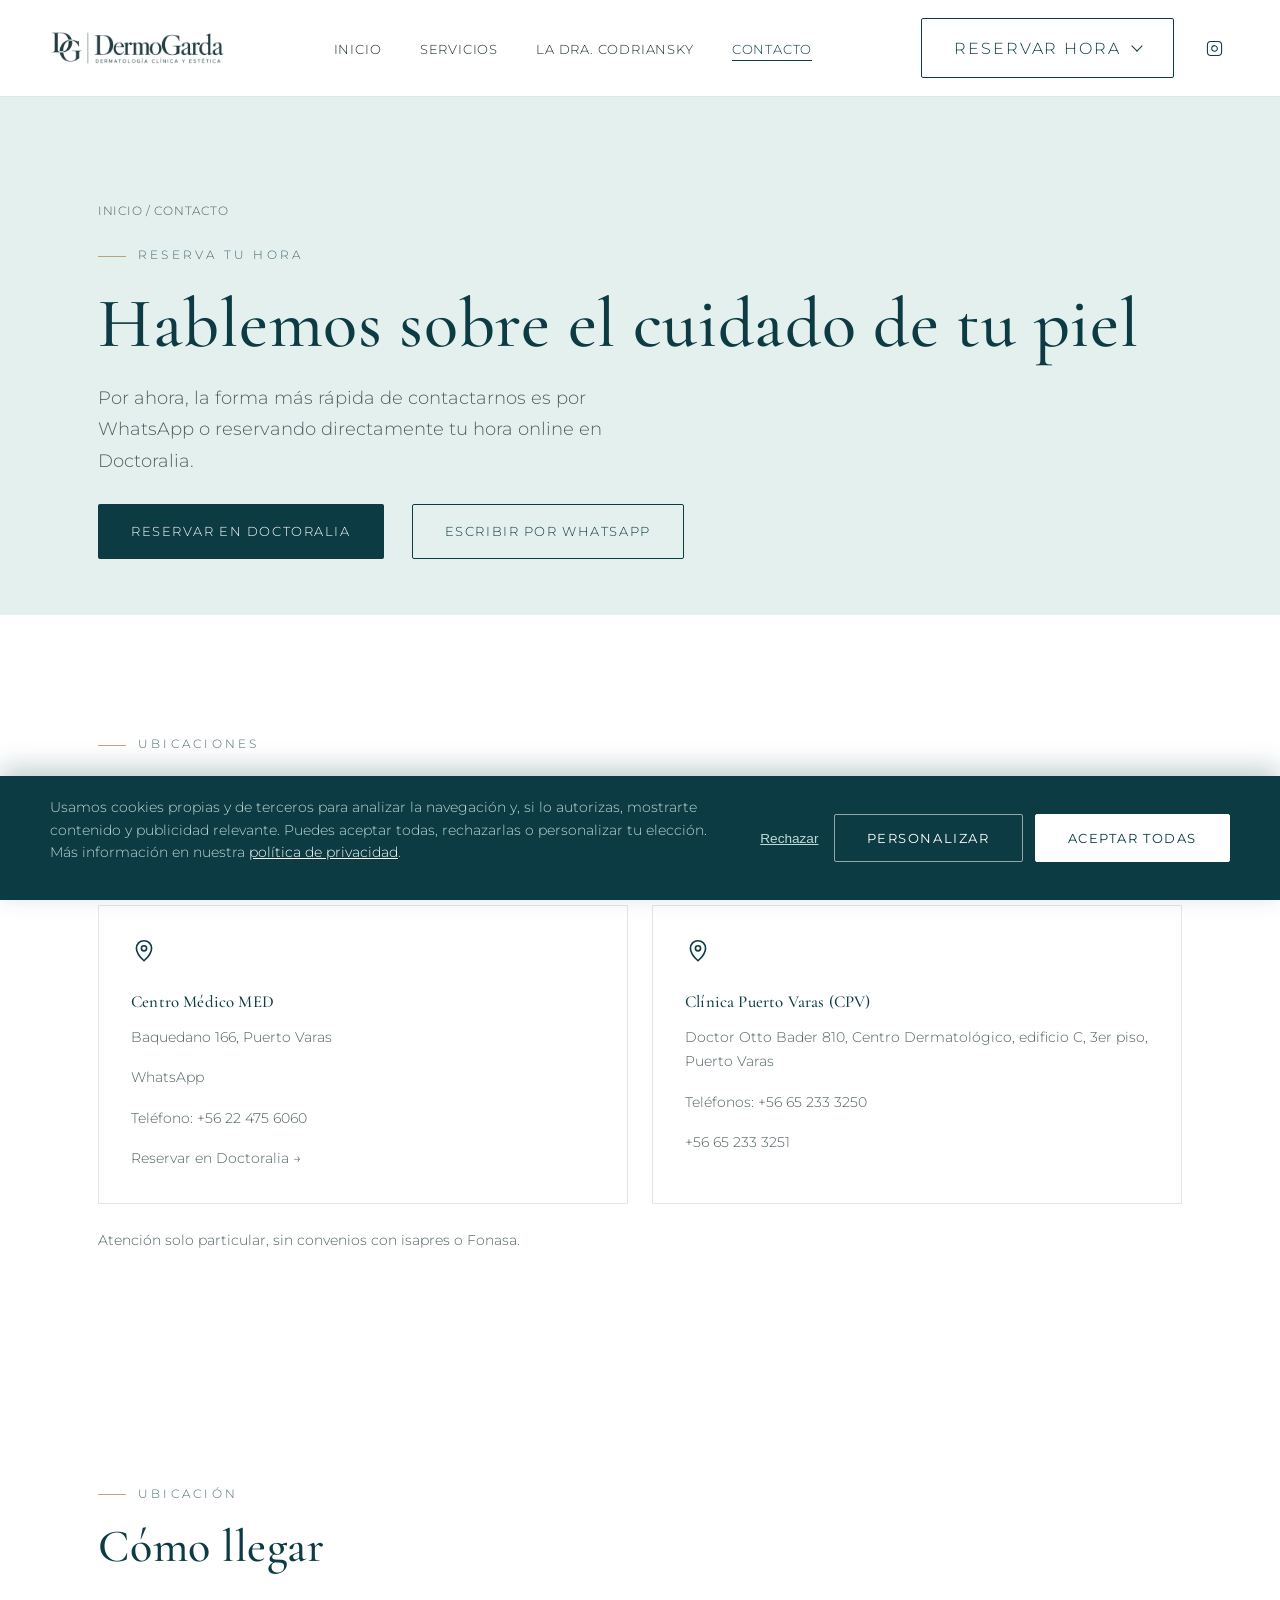
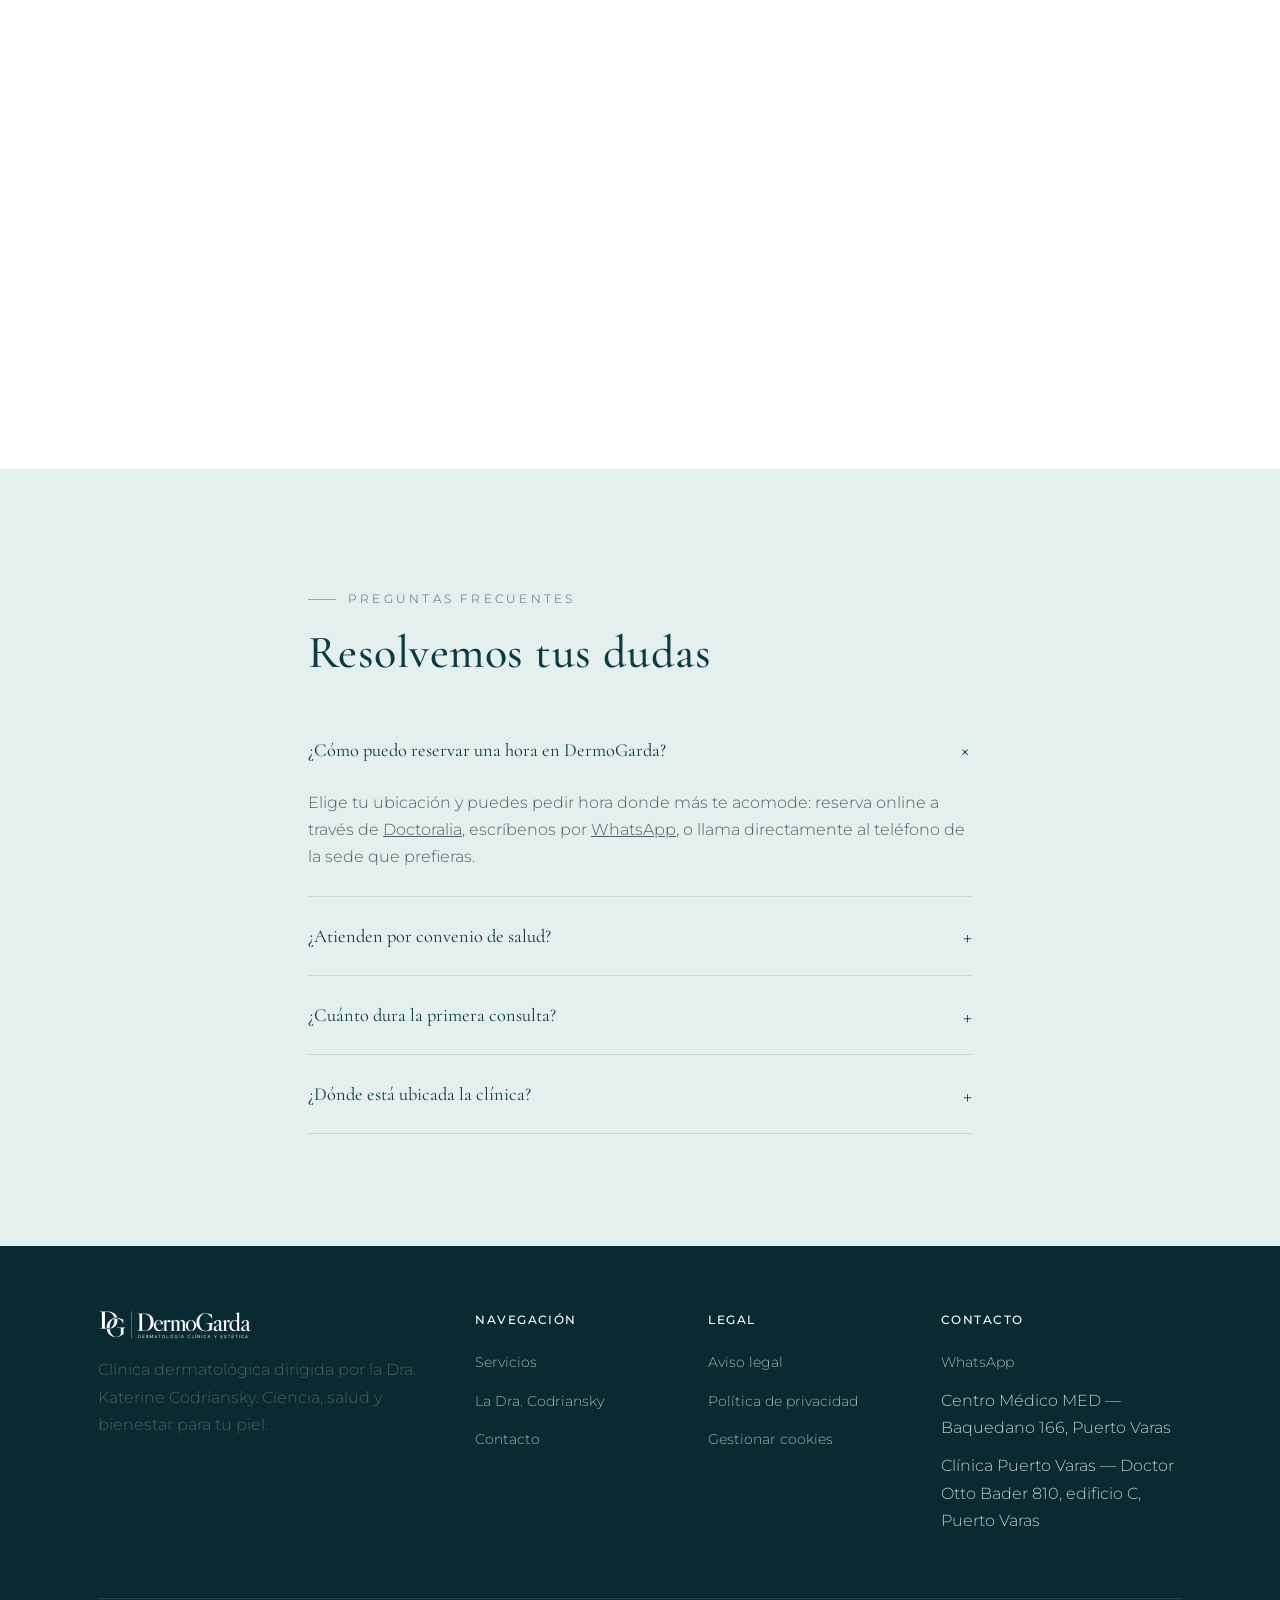
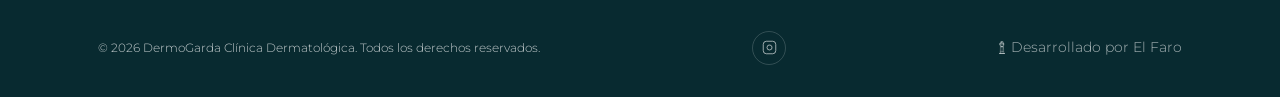
<file: contacto.html>
<!DOCTYPE html>
<html lang="es-CL">
<head>
<meta charset="UTF-8" />
<meta name="viewport" content="width=device-width, initial-scale=1.0" />
<title>Contacto y Reserva de Hora | DermoGarda Clínica Dermatológica</title>
<meta name="description" content="Reserva tu hora en DermoGarda, clínica dermatológica de la Dra. Katerine Codriansky en Puerto Varas. Contacto, ubicación y preguntas frecuentes." />
<link rel="canonical" href="https://dermaren-web.netlify.app/contacto.html" />
<meta name="robots" content="index, follow" />

<meta property="og:type" content="website" />
<meta property="og:site_name" content="DermoGarda — Clínica Dermatológica" />
<meta property="og:title" content="Contacto y Reserva de Hora | DermoGarda" />
<meta property="og:description" content="Reserva tu hora en DermoGarda, clínica dermatológica en Puerto Varas." />
<meta property="og:url" content="https://dermaren-web.netlify.app/contacto.html" />
<meta property="og:image" content="https://dermaren-web.netlify.app/assets/img/og-dermaren.jpg" />
<meta property="og:locale" content="es_CL" />
<meta name="twitter:card" content="summary_large_image" />

<link rel="icon" href="/favicon.ico" sizes="any" />
<link rel="icon" href="/assets/img/favicon-32x32.png" type="image/png" sizes="32x32" />
<link rel="icon" href="/assets/img/favicon-16x16.png" type="image/png" sizes="16x16" />
<link rel="apple-touch-icon" href="/assets/img/apple-touch-icon.png" />
<link rel="manifest" href="/site.webmanifest" />
<link rel="preconnect" href="https://fonts.googleapis.com" />
<link rel="preconnect" href="https://fonts.gstatic.com" crossorigin />
<link href="https://fonts.googleapis.com/css2?family=Cormorant+Garamond:ital,wght@0,400;0,500;0,600;1,400&family=Montserrat:wght@300;400;500;600&display=swap" rel="stylesheet" />
<link rel="stylesheet" href="/assets/css/style.css" />

<!-- <script>(function(w,d,s,l,i){w[l]=w[l]||[];w[l].push({'gtm.start':new Date().getTime(),event:'gtm.js'});var f=d.getElementsByTagName(s)[0],j=d.createElement(s),dl=l!='dataLayer'?'&l='+l:'';j.async=true;j.src='https://www.googletagmanager.com/gtm.js?id='+i+dl;f.parentNode.insertBefore(j,f);})(window,document,'script','dataLayer','GTM-XXXXXXX');</script> -->

<!-- ============ JSON-LD: FAQPage (clave para GEO) ============ -->
<script type="application/ld+json">
{
  "@context": "https://schema.org",
  "@type": "FAQPage",
  "mainEntity": [
    {
      "@type": "Question",
      "name": "¿Cómo puedo reservar una hora en DermoGarda?",
      "acceptedAnswer": { "@type": "Answer", "text": "Elige tu ubicación y puedes pedir hora donde más te acomode: puedes reservar online a través de Doctoralia, escribirnos por WhatsApp, o llamar directamente al teléfono de la sede de tu preferencia." }
    },
    {
      "@type": "Question",
      "name": "¿DermoGarda atiende a través de convenios de salud o solo particular?",
      "acceptedAnswer": { "@type": "Answer", "text": "La atención es solo particular: no se trabaja con Fonasa ni isapres. El pago se realiza directamente en la consulta (efectivo, tarjeta de crédito/débito o transferencia) y puedes solicitar boleta para reembolsar con tu seguro complementario si corresponde." }
    },
    {
      "@type": "Question",
      "name": "¿Cuánto dura la primera consulta dermatológica?",
      "acceptedAnswer": { "@type": "Answer", "text": "La primera consulta dura 30 minutos e incluye una evaluación completa de tu piel y la definición de un plan de tratamiento." }
    },
    {
      "@type": "Question",
      "name": "¿Dónde está ubicada la clínica DermoGarda?",
      "acceptedAnswer": { "@type": "Answer", "text": "La Dra. Codriansky atiende en dos sedes en Puerto Varas: Centro Médico MED (Baquedano 166) y Clínica Puerto Varas (Doctor Otto Bader 810, Centro Dermatológico, edificio C, 3er piso). También ofrece videoconsultas online." }
    }
  ]
}
</script>
</head>
<body>

<a class="visualmente-oculto" href="#contenido">Saltar al contenido</a>

<div class="cookies-banner" data-cookies-banner hidden role="region" aria-label="Preferencias de cookies">
  <div class="cookies-banner-inner">
    <p class="cookies-banner-texto">
      Usamos cookies propias y de terceros para analizar la navegación y, si lo autorizas, mostrarte contenido y publicidad relevante. Puedes aceptar todas, rechazarlas o personalizar tu elección. Más información en nuestra <a href="/aviso-legal.html#privacidad">política de privacidad</a>.
    </p>
    <div class="cookies-banner-acciones">
      <button type="button" class="btn-texto" data-cookies-rechazar>Rechazar</button>
      <button type="button" class="btn btn-sobre-oscuro" data-cookies-personalizar>Personalizar</button>
      <button type="button" class="btn btn-cookies-aceptar" data-cookies-aceptar>Aceptar todas</button>
    </div>
  </div>
</div>

<div class="cookies-modal" data-cookies-modal hidden role="dialog" aria-modal="true" aria-labelledby="cookies-modal-titulo">
  <div class="cookies-modal-caja">
    <h2 id="cookies-modal-titulo">Preferencias de cookies</h2>
    <p>Elige qué tipos de cookies quieres permitir. Las necesarias no se pueden desactivar porque son indispensables para el funcionamiento del sitio.</p>

    <div class="cookies-categoria">
      <div class="cookies-categoria-info">
        <h3>Necesarias</h3>
        <p>Permiten el funcionamiento básico del sitio (navegación, menú, preferencias). Siempre activas.</p>
      </div>
      <label class="cookies-switch">
        <input type="checkbox" checked disabled aria-label="Cookies necesarias, siempre activas" />
        <span class="cookies-switch-track"></span>
      </label>
    </div>

    <div class="cookies-categoria">
      <div class="cookies-categoria-info">
        <h3>Analíticas</h3>
        <p>Nos ayudan a entender cómo se usa el sitio (Google Analytics) para mejorar la experiencia.</p>
      </div>
      <label class="cookies-switch">
        <input type="checkbox" data-cookies-toggle="analiticas" aria-label="Permitir cookies analíticas" />
        <span class="cookies-switch-track"></span>
      </label>
    </div>

    <div class="cookies-categoria">
      <div class="cookies-categoria-info">
        <h3>Marketing</h3>
        <p>Permiten mostrar publicidad relevante en Google y Meta (Instagram/Facebook) según tu interés.</p>
      </div>
      <label class="cookies-switch">
        <input type="checkbox" data-cookies-toggle="marketing" aria-label="Permitir cookies de marketing" />
        <span class="cookies-switch-track"></span>
      </label>
    </div>

    <div class="cookies-modal-acciones">
      <button type="button" class="btn btn-secundario" data-cookies-cerrar>Cancelar</button>
      <button type="button" class="btn btn-primario" data-cookies-guardar>Guardar preferencias</button>
    </div>
  </div>
</div>

<header class="encabezado">
  <div class="barra-nav contenedor" style="padding-left:0; padding-right:0;">
    <a href="/" class="marca" aria-label="DermoGarda — Inicio">
      <img src="/assets/img/logo-dermogarda.png" alt="DermoGarda — Dermatología clínica y estética" class="marca-logo" width="300" height="58" />
    </a>
    <nav aria-label="Navegación principal">
      <ul class="nav-links">
        <li><a href="/">Inicio</a></li>
        <li><a href="/servicios.html">Servicios</a></li>
        <li><a href="/sobre-la-doctora.html">La Dra. Codriansky</a></li>
        <li><a href="/contacto.html" aria-current="page">Contacto</a></li>
      </ul>
    </nav>
    <div class="nav-cta">
      <div class="reserva-dropdown">
        <button type="button" class="btn btn-secundario reserva-trigger" data-evento-reserva="nav" aria-haspopup="true" aria-expanded="false">Reservar hora</button>
        <div class="reserva-menu" role="menu">
          <div class="reserva-menu-grupo">
            <span class="reserva-menu-titulo">Clínica Puerto Varas (CPV)</span>
            <a href="tel:+56652333250" role="menuitem">Fono +56 65 233 3250</a>
            <a href="tel:+56652333251" role="menuitem">Fono +56 65 233 3251</a>
          </div>
          <div class="reserva-menu-grupo">
            <span class="reserva-menu-titulo">Centro Médico MED</span>
            <a href="https://wa.me/56969046811" target="_blank" rel="noopener" role="menuitem">WhatsApp</a>
            <a href="https://www.doctoralia.cl/perfil/katerine-codriansky?saasonly=true" target="_blank" rel="noopener" role="menuitem">Doctoralia</a>
          </div>
        </div>
      </div>
      <a href="https://www.instagram.com/dermogarda/" target="_blank" rel="noopener" aria-label="Instagram de DermoGarda" class="nav-social"><svg viewBox="0 0 24 24" fill="none" stroke="currentColor" stroke-width="1.5"><rect x="2" y="2" width="20" height="20" rx="5"/><path d="M16 11.37A4 4 0 1 1 12.63 8 4 4 0 0 1 16 11.37Z"/><line x1="17.5" y1="6.5" x2="17.5" y2="6.5"/></svg></a>
      <button class="nav-toggle" aria-label="Abrir menú" aria-expanded="false"><span></span><span></span><span></span></button>
    </div>
  </div>
</header>

<main id="contenido">
  <section class="pagina-hero">
    <div class="contenedor">
      <p class="migas"><a href="/">Inicio</a> / Contacto</p>
      <span class="kicker">Reserva tu hora</span>
      <h1>Hablemos sobre el cuidado de tu piel</h1>
      <p class="lead">Por ahora, la forma más rápida de contactarnos es por WhatsApp o reservando directamente tu hora online en Doctoralia.</p>
      <div class="hero-acciones" style="margin-top:1.75rem;">
        <a href="https://www.doctoralia.cl/perfil/katerine-codriansky?saasonly=true" target="_blank" rel="noopener" class="btn btn-primario" data-evento-reserva="contacto_doctoralia">Reservar en Doctoralia</a>
        <a href="https://wa.me/56969046811" target="_blank" rel="noopener" class="btn btn-secundario" data-evento-reserva="contacto_whatsapp">Escribir por WhatsApp</a>
      </div>
    </div>
  </section>

  <section>
    <div class="contenedor">
      <div class="encabezado-seccion" data-reveal style="margin-bottom:1.75rem;">
        <span class="kicker">Ubicaciones</span>
        <h2>Elige tu ubicación y puedes pedir hora donde más te acomode</h2>
      </div>
      <div class="info-contacto" data-reveal id="ubicaciones">
        <div class="info-card">
          <svg viewBox="0 0 24 24" fill="none" stroke="currentColor" stroke-width="1.5"><path d="M12 21s-7-6.1-7-11.5A7 7 0 0 1 19 9.5C19 14.9 12 21 12 21Z"/><circle cx="12" cy="9.5" r="2.4"/></svg>
          <h3>Centro Médico MED</h3>
          <p>Baquedano 166, Puerto Varas</p>
          <p><a href="https://wa.me/56969046811" target="_blank" rel="noopener" data-evento-reserva="tarjeta_whatsapp_med">WhatsApp</a></p>
          <p><a href="tel:+56224756060" data-evento-reserva="tarjeta_telefono_med">Teléfono: +56 22 475 6060</a></p>
          <p><a href="https://www.doctoralia.cl/perfil/katerine-codriansky?saasonly=true" target="_blank" rel="noopener" data-evento-reserva="tarjeta_doctoralia">Reservar en Doctoralia →</a></p>
        </div>
        <div class="info-card">
          <svg viewBox="0 0 24 24" fill="none" stroke="currentColor" stroke-width="1.5"><path d="M12 21s-7-6.1-7-11.5A7 7 0 0 1 19 9.5C19 14.9 12 21 12 21Z"/><circle cx="12" cy="9.5" r="2.4"/></svg>
          <h3>Clínica Puerto Varas (CPV)</h3>
          <p>Doctor Otto Bader 810, Centro Dermatológico, edificio C, 3er piso, Puerto Varas</p>
          <p><a href="tel:+56652333250" data-evento-reserva="tarjeta_telefono_pv1">Teléfonos: +56 65 233 3250</a></p>
          <p><a href="tel:+56652333251" data-evento-reserva="tarjeta_telefono_pv2">+56 65 233 3251</a></p>
        </div>
      </div>
      <p style="margin-top:1.5rem;color:var(--texto-suave);font-size:0.9rem;">Atención solo particular, sin convenios con isapres o Fonasa.</p>
    </div>
  </section>

  <section>
    <div class="contenedor">
      <div class="encabezado-seccion" data-reveal>
        <span class="kicker">Ubicación</span>
        <h2>Cómo llegar</h2>
      </div>
      <div class="mapa-embed mapa-embed--dual" data-reveal>
        <iframe title="Ubicación Centro Médico MED" src="https://www.google.com/maps?q=Baquedano+166,+Puerto+Varas,+Chile&output=embed" width="100%" height="320" style="border:0;border-radius:8px;" loading="lazy" referrerpolicy="strict-origin-when-cross-origin" sandbox="allow-scripts allow-same-origin allow-popups"></iframe>
        <iframe title="Ubicación Clínica Puerto Varas" src="https://www.google.com/maps?q=Doctor+Otto+Bader+810,+Puerto+Varas,+Chile&output=embed" width="100%" height="320" style="border:0;border-radius:8px;" loading="lazy" referrerpolicy="strict-origin-when-cross-origin" sandbox="allow-scripts allow-same-origin allow-popups"></iframe>
      </div>
    </div>
  </section>

  <section id="faq" class="seccion-suave">
    <div class="contenedor" style="max-width:760px;">
      <div class="encabezado-seccion" data-reveal style="margin-bottom:2rem;">
        <span class="kicker">Preguntas frecuentes</span>
        <h2>Resolvemos tus dudas</h2>
      </div>
      <div class="faq-lista" data-reveal>
        <div class="faq-item" data-abierto="true">
          <button class="faq-pregunta" aria-expanded="true">¿Cómo puedo reservar una hora en DermoGarda?<span class="signo">+</span></button>
          <div class="faq-respuesta"><div class="faq-respuesta-inner"><p>Elige tu ubicación y puedes pedir hora donde más te acomode: reserva online a través de <a href="https://www.doctoralia.cl/perfil/katerine-codriansky?saasonly=true" target="_blank" rel="noopener" style="text-decoration:underline;">Doctoralia</a>, escríbenos por <a href="https://wa.me/56969046811" target="_blank" rel="noopener" style="text-decoration:underline;">WhatsApp</a>, o llama directamente al teléfono de la sede que prefieras.</p></div></div>
        </div>
        <div class="faq-item" data-abierto="false">
          <button class="faq-pregunta" aria-expanded="false">¿Atienden por convenio de salud?<span class="signo">+</span></button>
          <div class="faq-respuesta"><div class="faq-respuesta-inner"><p>La atención es solo particular, sin convenios con Fonasa ni isapres. Puedes solicitar boleta para reembolsar con tu seguro complementario si corresponde.</p></div></div>
        </div>
        <div class="faq-item" data-abierto="false">
          <button class="faq-pregunta" aria-expanded="false">¿Cuánto dura la primera consulta?<span class="signo">+</span></button>
          <div class="faq-respuesta"><div class="faq-respuesta-inner"><p>La primera consulta dura 30 minutos e incluye una evaluación completa de tu piel.</p></div></div>
        </div>
        <div class="faq-item" data-abierto="false">
          <button class="faq-pregunta" aria-expanded="false">¿Dónde está ubicada la clínica?<span class="signo">+</span></button>
          <div class="faq-respuesta"><div class="faq-respuesta-inner"><p>La Dra. Codriansky atiende en dos sedes en Puerto Varas: Centro Médico MED (Baquedano 166) y Clínica Puerto Varas (Doctor Otto Bader 810, Centro Dermatológico, edificio C, 3er piso). También ofrece videoconsultas online.</p></div></div>
        </div>
      </div>
    </div>
  </section>
</main>

<footer class="pie">
  <div class="contenedor">
    <div class="pie-grid">
      <div>
        <div class="pie-marca"><img src="/assets/img/logo-dermogarda-blanco.png" alt="DermoGarda" class="pie-marca-logo" width="220" height="43" /></div>
        <p>Clínica dermatológica dirigida por la Dra. Katerine Codriansky. Ciencia, salud y bienestar para tu piel.</p>
      </div>
      <div><h4>Navegación</h4><ul><li><a href="/servicios.html">Servicios</a></li><li><a href="/sobre-la-doctora.html">La Dra. Codriansky</a></li><li><a href="/contacto.html">Contacto</a></li></ul></div>
      <div><h4>Legal</h4><ul><li><a href="/aviso-legal.html">Aviso legal</a></li><li><a href="/aviso-legal.html#privacidad">Política de privacidad</a></li><li><a href="/aviso-legal.html#cookies" data-cookies-gestionar>Gestionar cookies</a></li></ul></div>
      <div><h4>Contacto</h4><ul><li><a href="https://wa.me/56969046811" target="_blank" rel="noopener">WhatsApp</a></li><li>Centro Médico MED — Baquedano 166, Puerto Varas</li><li>Clínica Puerto Varas — Doctor Otto Bader 810, edificio C, Puerto Varas</li></ul></div>
    </div>
    <div class="pie-bottom"><span>© <span data-anio>2026</span> DermoGarda Clínica Dermatológica. Todos los derechos reservados.</span><div class="pie-social">
        <a href="https://www.instagram.com/dermogarda/" target="_blank" rel="noopener" aria-label="Instagram de DermoGarda"><svg viewBox="0 0 24 24" fill="none" stroke="currentColor" stroke-width="1.5"><rect x="2" y="2" width="20" height="20" rx="5"/><path d="M16 11.37A4 4 0 1 1 12.63 8 4 4 0 0 1 16 11.37Z"/><line x1="17.5" y1="6.5" x2="17.5" y2="6.5"/></svg></a>
      </div>
      <a href="https://elfaro-pv.com" target="_blank" rel="noopener" class="pie-creditos"><img src="/assets/img/icono-elfaro.png" alt="" class="pie-creditos-icono" />Desarrollado por El Faro</a></div>
  </div>
</footer>

<a class="whatsapp-flotante" href="https://wa.me/56969046811" target="_blank" rel="noopener" aria-label="Escríbenos por WhatsApp" data-evento-reserva="whatsapp_flotante">
  <svg viewBox="0 0 24 24" fill="currentColor"><path d="M12 2a10 10 0 0 0-8.6 15L2 22l5.2-1.4A10 10 0 1 0 12 2Zm0 18a8 8 0 0 1-4.1-1.1l-.3-.2-3 .8.8-2.9-.2-.3A8 8 0 1 1 12 20Z"/></svg>
</a>
<script src="/assets/js/main.js"></script>
</body>
</html>
</file>
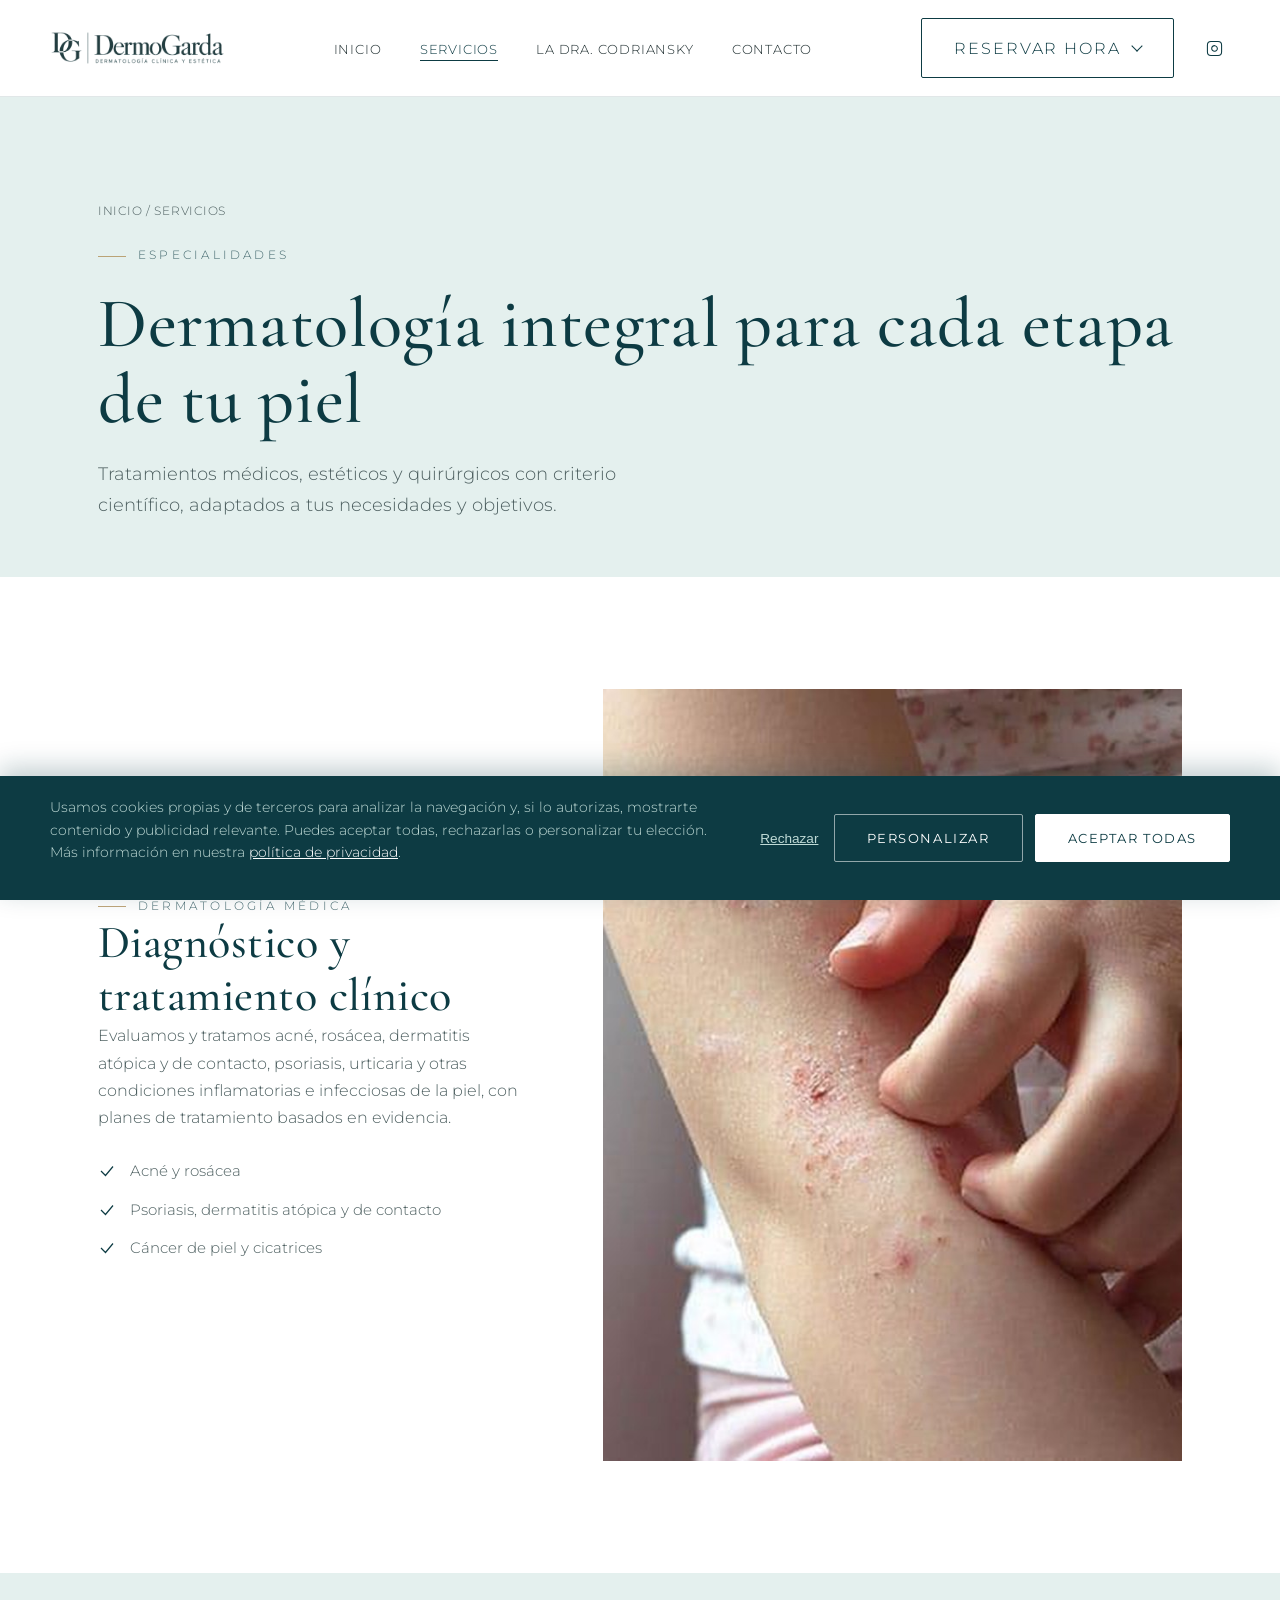
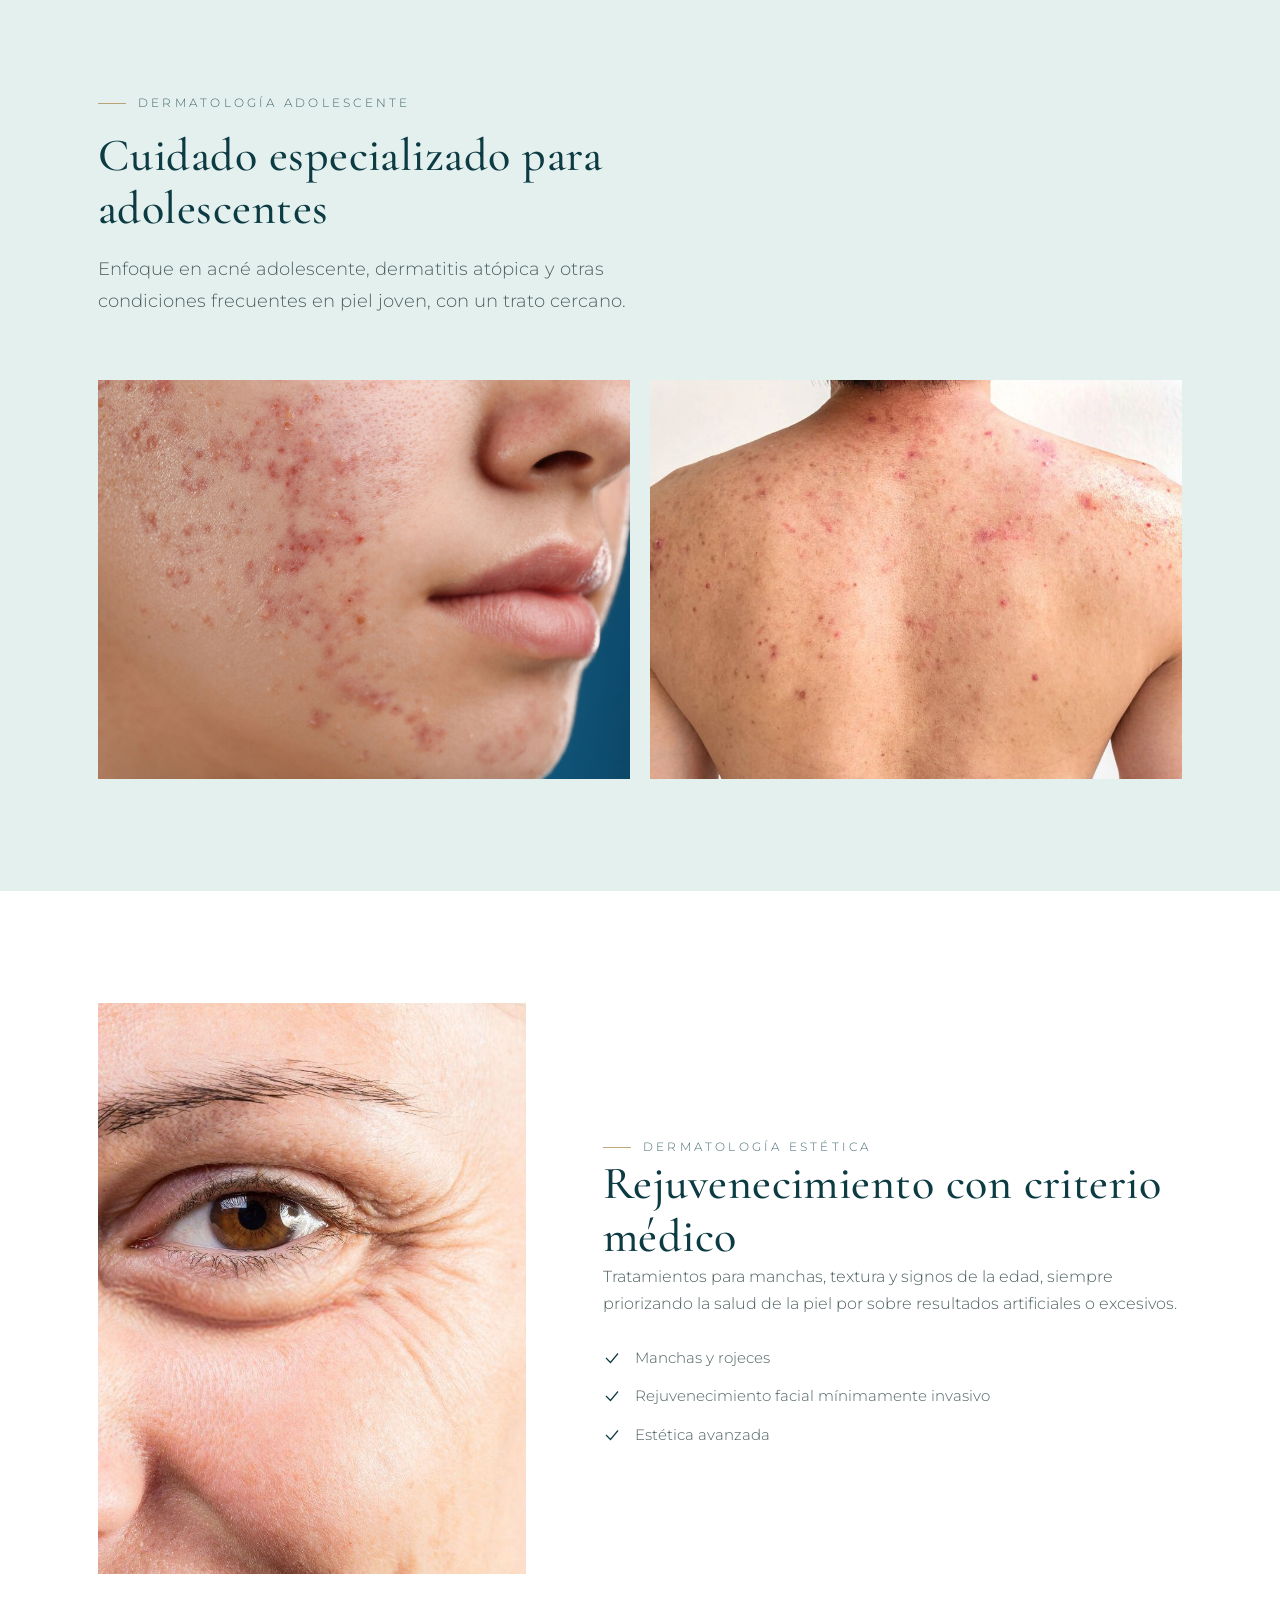
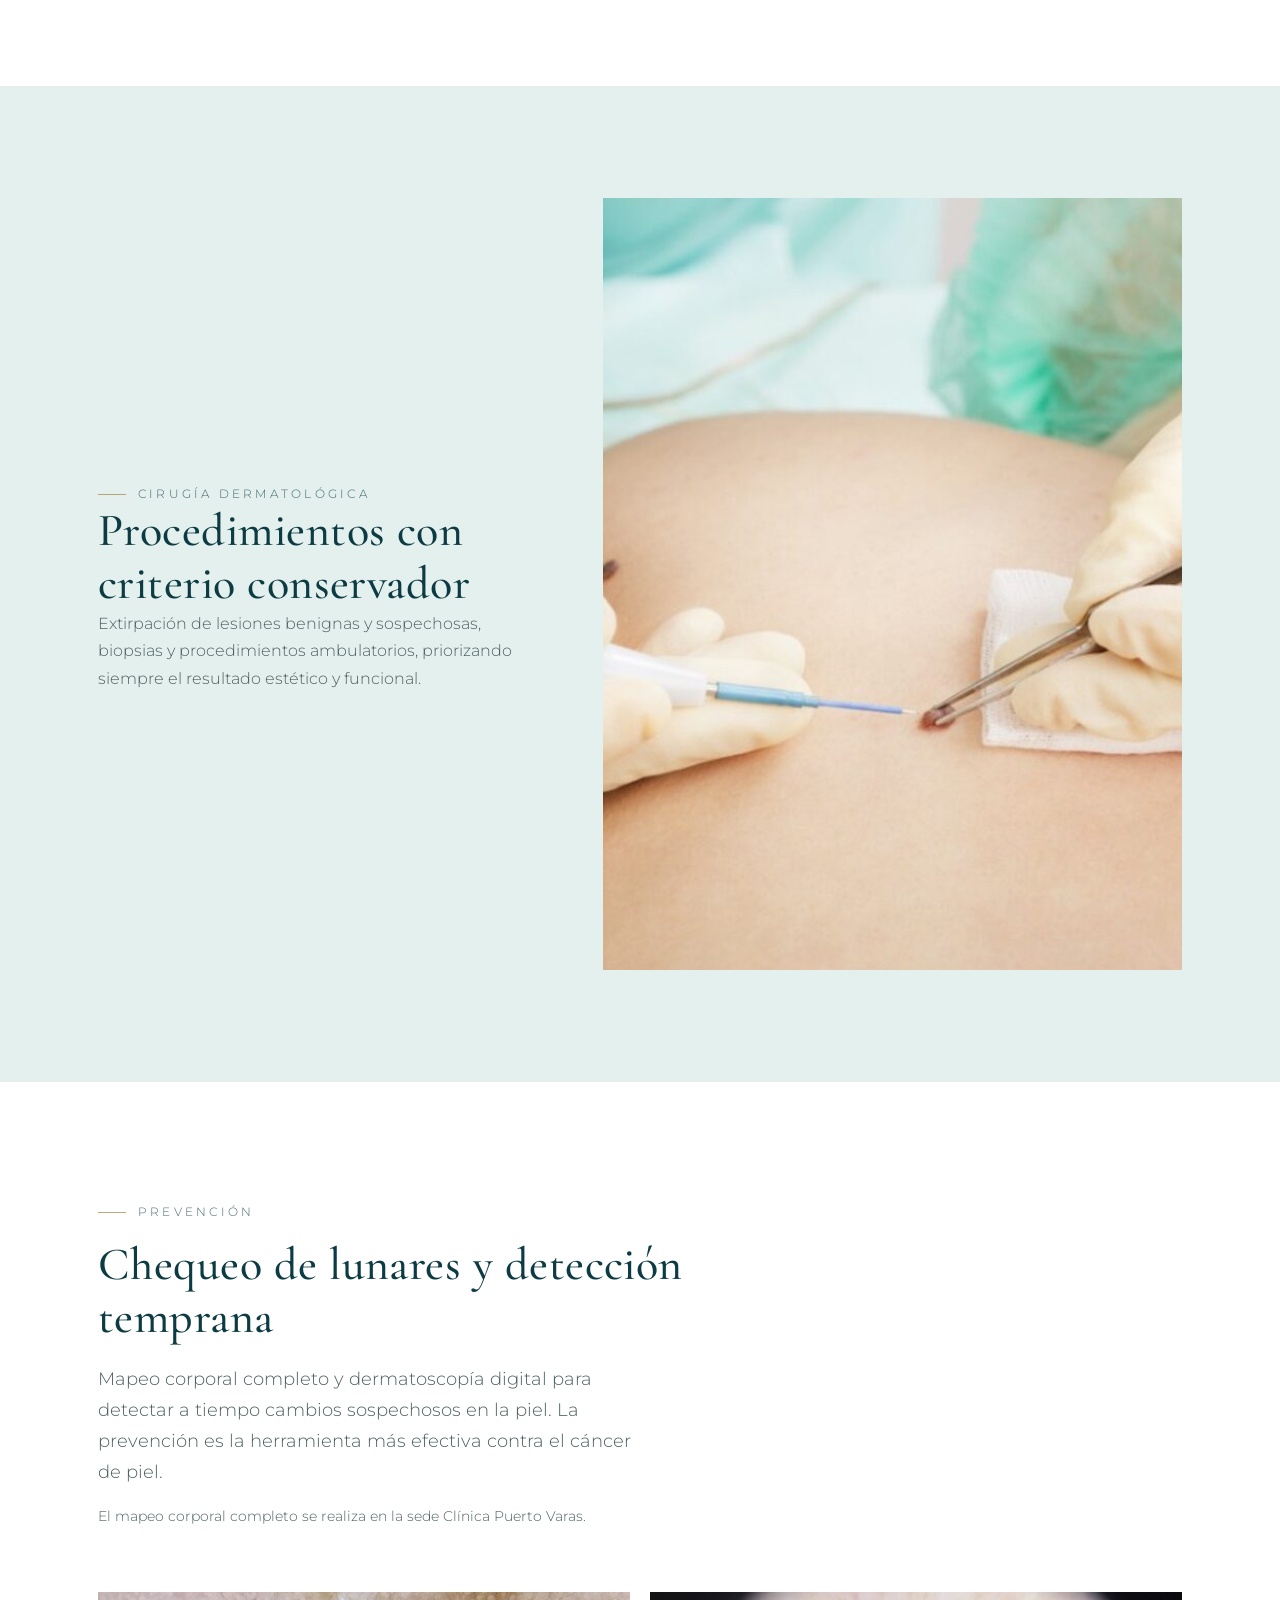
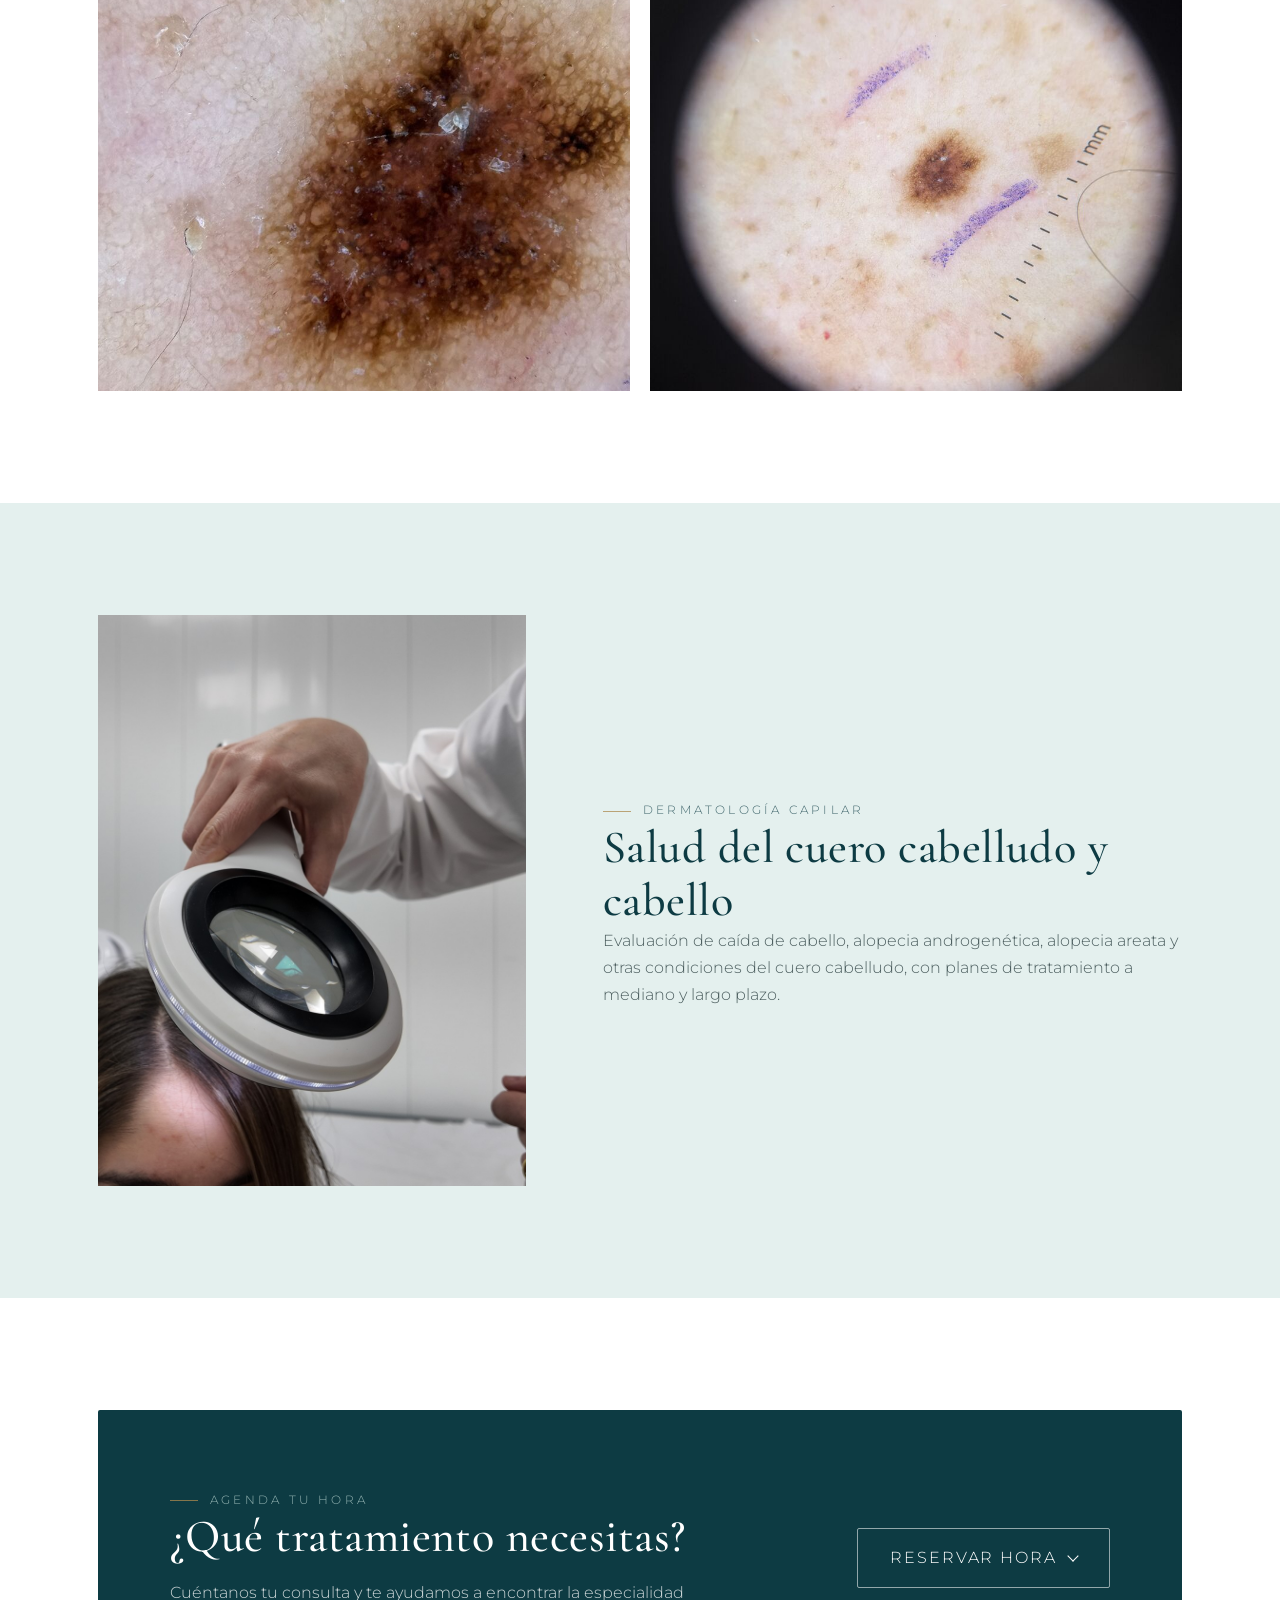
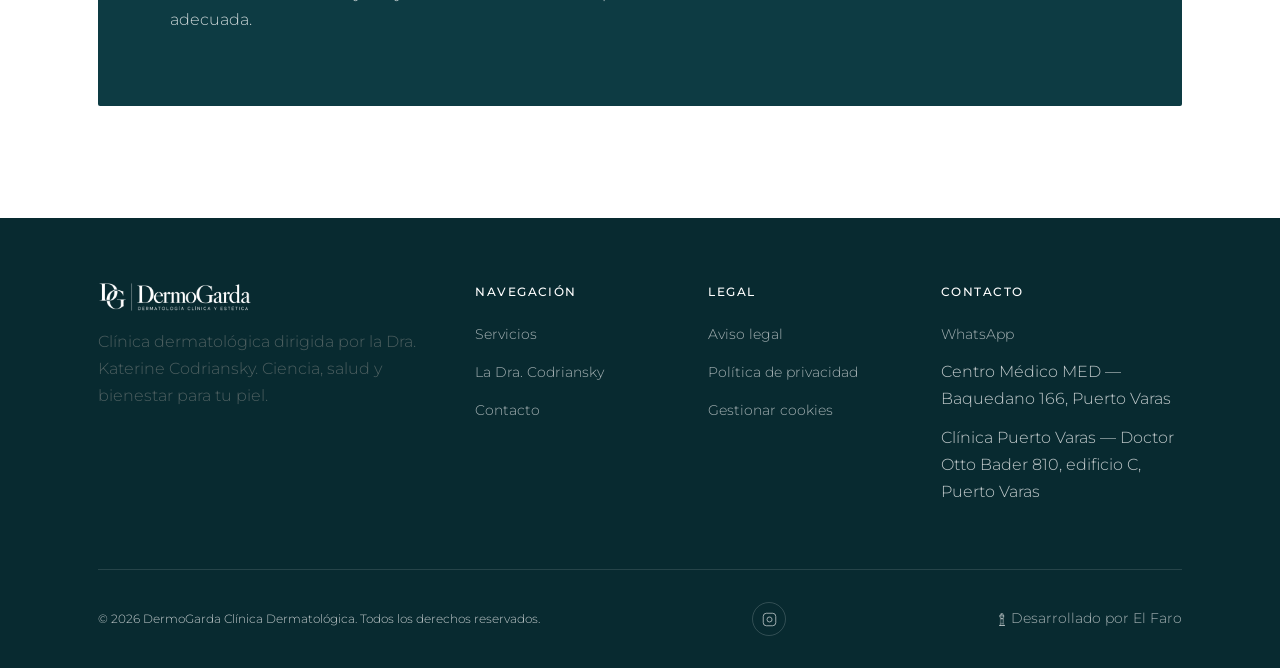
<file: servicios.html>
<!DOCTYPE html>
<html lang="es-CL">
<head>
<meta charset="UTF-8" />
<meta name="viewport" content="width=device-width, initial-scale=1.0" />
<title>Servicios de Dermatología en Puerto Varas | DermoGarda</title>
<meta name="description" content="Conoce las especialidades de DermoGarda: dermatología médica, adolescente, estética, quirúrgica, capilar y chequeo de lunares con la Dra. Katerine Codriansky." />
<link rel="canonical" href="https://dermaren-web.netlify.app/servicios.html" />
<meta name="robots" content="index, follow" />

<meta property="og:type" content="website" />
<meta property="og:site_name" content="DermoGarda — Clínica Dermatológica" />
<meta property="og:title" content="Servicios de Dermatología en Puerto Varas | DermoGarda" />
<meta property="og:description" content="Dermatología médica, adolescente, estética, quirúrgica y capilar en un solo lugar." />
<meta property="og:url" content="https://dermaren-web.netlify.app/servicios.html" />
<meta property="og:image" content="https://dermaren-web.netlify.app/assets/img/og-dermaren.jpg" />
<meta property="og:locale" content="es_CL" />
<meta name="twitter:card" content="summary_large_image" />

<link rel="icon" href="/favicon.ico" sizes="any" />
<link rel="icon" href="/assets/img/favicon-32x32.png" type="image/png" sizes="32x32" />
<link rel="icon" href="/assets/img/favicon-16x16.png" type="image/png" sizes="16x16" />
<link rel="apple-touch-icon" href="/assets/img/apple-touch-icon.png" />
<link rel="manifest" href="/site.webmanifest" />

<link rel="preconnect" href="https://fonts.googleapis.com" />
<link rel="preconnect" href="https://fonts.gstatic.com" crossorigin />
<link href="https://fonts.googleapis.com/css2?family=Cormorant+Garamond:ital,wght@0,400;0,500;0,600;1,400&family=Montserrat:wght@300;400;500;600&display=swap" rel="stylesheet" />
<link rel="stylesheet" href="/assets/css/style.css" />

<!-- <script>(function(w,d,s,l,i){w[l]=w[l]||[];w[l].push({'gtm.start':new Date().getTime(),event:'gtm.js'});var f=d.getElementsByTagName(s)[0],j=d.createElement(s),dl=l!='dataLayer'?'&l='+l:'';j.async=true;j.src='https://www.googletagmanager.com/gtm.js?id='+i+dl;f.parentNode.insertBefore(j,f);})(window,document,'script','dataLayer','GTM-XXXXXXX');</script> -->

<script type="application/ld+json">
{
  "@context": "https://schema.org",
  "@type": "ItemList",
  "itemListElement": [
    {"@type":"MedicalProcedure","position":1,"name":"Dermatología médica","description":"Diagnóstico y tratamiento de acné, rosácea, psoriasis y cáncer de piel."},
    {"@type":"MedicalProcedure","position":2,"name":"Dermatología adolescente","description":"Atención especializada en acné adolescente y dermatitis atópica en piel joven."},
    {"@type":"MedicalProcedure","position":3,"name":"Dermatología estética","description":"Rejuvenecimiento facial y tratamiento de manchas."},
    {"@type":"MedicalProcedure","position":4,"name":"Cirugía dermatológica","description":"Extirpación de lesiones cutáneas y biopsias."},
    {"@type":"MedicalProcedure","position":5,"name":"Chequeo de lunares","description":"Mapeo corporal y dermatoscopía digital."},
    {"@type":"MedicalProcedure","position":6,"name":"Dermatología capilar","description":"Evaluación de caída de cabello y alopecias."}
  ]
}
</script>
</head>
<body>

<a class="visualmente-oculto" href="#contenido">Saltar al contenido</a>

<div class="cookies-banner" data-cookies-banner hidden role="region" aria-label="Preferencias de cookies">
  <div class="cookies-banner-inner">
    <p class="cookies-banner-texto">
      Usamos cookies propias y de terceros para analizar la navegación y, si lo autorizas, mostrarte contenido y publicidad relevante. Puedes aceptar todas, rechazarlas o personalizar tu elección. Más información en nuestra <a href="/aviso-legal.html#privacidad">política de privacidad</a>.
    </p>
    <div class="cookies-banner-acciones">
      <button type="button" class="btn-texto" data-cookies-rechazar>Rechazar</button>
      <button type="button" class="btn btn-sobre-oscuro" data-cookies-personalizar>Personalizar</button>
      <button type="button" class="btn btn-cookies-aceptar" data-cookies-aceptar>Aceptar todas</button>
    </div>
  </div>
</div>

<div class="cookies-modal" data-cookies-modal hidden role="dialog" aria-modal="true" aria-labelledby="cookies-modal-titulo">
  <div class="cookies-modal-caja">
    <h2 id="cookies-modal-titulo">Preferencias de cookies</h2>
    <p>Elige qué tipos de cookies quieres permitir. Las necesarias no se pueden desactivar porque son indispensables para el funcionamiento del sitio.</p>

    <div class="cookies-categoria">
      <div class="cookies-categoria-info">
        <h3>Necesarias</h3>
        <p>Permiten el funcionamiento básico del sitio (navegación, menú, preferencias). Siempre activas.</p>
      </div>
      <label class="cookies-switch">
        <input type="checkbox" checked disabled aria-label="Cookies necesarias, siempre activas" />
        <span class="cookies-switch-track"></span>
      </label>
    </div>

    <div class="cookies-categoria">
      <div class="cookies-categoria-info">
        <h3>Analíticas</h3>
        <p>Nos ayudan a entender cómo se usa el sitio (Google Analytics) para mejorar la experiencia.</p>
      </div>
      <label class="cookies-switch">
        <input type="checkbox" data-cookies-toggle="analiticas" aria-label="Permitir cookies analíticas" />
        <span class="cookies-switch-track"></span>
      </label>
    </div>

    <div class="cookies-categoria">
      <div class="cookies-categoria-info">
        <h3>Marketing</h3>
        <p>Permiten mostrar publicidad relevante en Google y Meta (Instagram/Facebook) según tu interés.</p>
      </div>
      <label class="cookies-switch">
        <input type="checkbox" data-cookies-toggle="marketing" aria-label="Permitir cookies de marketing" />
        <span class="cookies-switch-track"></span>
      </label>
    </div>

    <div class="cookies-modal-acciones">
      <button type="button" class="btn btn-secundario" data-cookies-cerrar>Cancelar</button>
      <button type="button" class="btn btn-primario" data-cookies-guardar>Guardar preferencias</button>
    </div>
  </div>
</div>

<header class="encabezado">
  <div class="barra-nav contenedor" style="padding-left:0; padding-right:0;">
    <a href="/" class="marca" aria-label="DermoGarda — Inicio">
      <img src="/assets/img/logo-dermogarda.png" alt="DermoGarda — Dermatología clínica y estética" class="marca-logo" width="300" height="58" />
    </a>
    <nav aria-label="Navegación principal">
      <ul class="nav-links">
        <li><a href="/">Inicio</a></li>
        <li><a href="/servicios.html" aria-current="page">Servicios</a></li>
        <li><a href="/sobre-la-doctora.html">La Dra. Codriansky</a></li>
        <li><a href="/contacto.html">Contacto</a></li>
      </ul>
    </nav>
    <div class="nav-cta">
      <div class="reserva-dropdown">
        <button type="button" class="btn btn-secundario reserva-trigger" data-evento-reserva="nav" aria-haspopup="true" aria-expanded="false">Reservar hora</button>
        <div class="reserva-menu" role="menu">
          <div class="reserva-menu-grupo">
            <span class="reserva-menu-titulo">Clínica Puerto Varas (CPV)</span>
            <a href="tel:+56652333250" role="menuitem">Fono +56 65 233 3250</a>
            <a href="tel:+56652333251" role="menuitem">Fono +56 65 233 3251</a>
          </div>
          <div class="reserva-menu-grupo">
            <span class="reserva-menu-titulo">Centro Médico MED</span>
            <a href="https://wa.me/56969046811" target="_blank" rel="noopener" role="menuitem">WhatsApp</a>
            <a href="https://www.doctoralia.cl/perfil/katerine-codriansky?saasonly=true" target="_blank" rel="noopener" role="menuitem">Doctoralia</a>
          </div>
        </div>
      </div>
      <a href="https://www.instagram.com/dermogarda/" target="_blank" rel="noopener" aria-label="Instagram de DermoGarda" class="nav-social"><svg viewBox="0 0 24 24" fill="none" stroke="currentColor" stroke-width="1.5"><rect x="2" y="2" width="20" height="20" rx="5"/><path d="M16 11.37A4 4 0 1 1 12.63 8 4 4 0 0 1 16 11.37Z"/><line x1="17.5" y1="6.5" x2="17.5" y2="6.5"/></svg></a>
      <button class="nav-toggle" aria-label="Abrir menú" aria-expanded="false"><span></span><span></span><span></span></button>
    </div>
  </div>
</header>

<main id="contenido">
  <section class="pagina-hero">
    <div class="contenedor">
      <p class="migas"><a href="/">Inicio</a> / Servicios</p>
      <span class="kicker">Especialidades</span>
      <h1>Dermatología integral para cada etapa de tu piel</h1>
      <p class="lead">Tratamientos médicos, estéticos y quirúrgicos con criterio científico, adaptados a tus necesidades y objetivos.</p>
    </div>
  </section>

  <section id="medica">
    <div class="contenedor sobre-grid">
      <div data-reveal>
        <span class="kicker">Dermatología médica</span>
        <h2>Diagnóstico y tratamiento clínico</h2>
        <p>Evaluamos y tratamos acné, rosácea, dermatitis atópica y de contacto, psoriasis, urticaria y otras condiciones inflamatorias e infecciosas de la piel, con planes de tratamiento basados en evidencia.</p>
        <ul class="lista-credenciales">
          <li><svg viewBox="0 0 24 24" fill="none" stroke="currentColor" stroke-width="1.6"><path d="M4 12l6 6L20 6"/></svg> Acné y rosácea</li>
          <li><svg viewBox="0 0 24 24" fill="none" stroke="currentColor" stroke-width="1.6"><path d="M4 12l6 6L20 6"/></svg> Psoriasis, dermatitis atópica y de contacto</li>
          <li><svg viewBox="0 0 24 24" fill="none" stroke="currentColor" stroke-width="1.6"><path d="M4 12l6 6L20 6"/></svg> Cáncer de piel y cicatrices</li>
        </ul>
      </div>
      <div class="sobre-foto" data-reveal><img src="/assets/img/servicio-medica.jpg" alt="Dermatitis atópica en el antebrazo, patología tratada en dermatología médica en DermoGarda" /></div>
    </div>
  </section>

  <section id="pediatrica" class="seccion-suave">
    <div class="contenedor">
      <div class="encabezado-seccion" data-reveal>
        <span class="kicker">Dermatología adolescente</span>
        <h2>Cuidado especializado para adolescentes</h2>
        <p class="lead">Enfoque en acné adolescente, dermatitis atópica y otras condiciones frecuentes en piel joven, con un trato cercano.</p>
      </div>
      <div class="galeria-doble" data-reveal>
        <figure><img src="/assets/img/servicio-adolescente-1.jpg" alt="Acné facial en piel adolescente, caso tratado en DermoGarda" loading="lazy" /></figure>
        <figure><img src="/assets/img/servicio-adolescente-2.jpg" alt="Acné dorsal en piel adolescente, caso tratado en DermoGarda" loading="lazy" /></figure>
      </div>
    </div>
  </section>

  <section id="estetica">
    <div class="contenedor sobre-grid">
      <div class="sobre-foto" data-reveal><img src="/assets/img/servicio-estetica.jpg" alt="Líneas de expresión alrededor del ojo, tratamiento de rejuvenecimiento facial en DermoGarda" /></div>
      <div data-reveal>
        <span class="kicker">Dermatología estética</span>
        <h2>Rejuvenecimiento con criterio médico</h2>
        <p>Tratamientos para manchas, textura y signos de la edad, siempre priorizando la salud de la piel por sobre resultados artificiales o excesivos.</p>
        <ul class="lista-credenciales">
          <li><svg viewBox="0 0 24 24" fill="none" stroke="currentColor" stroke-width="1.6"><path d="M4 12l6 6L20 6"/></svg> Manchas y rojeces</li>
          <li><svg viewBox="0 0 24 24" fill="none" stroke="currentColor" stroke-width="1.6"><path d="M4 12l6 6L20 6"/></svg> Rejuvenecimiento facial mínimamente invasivo</li>
          <li><svg viewBox="0 0 24 24" fill="none" stroke="currentColor" stroke-width="1.6"><path d="M4 12l6 6L20 6"/></svg> Estética avanzada</li>
        </ul>
      </div>
    </div>
  </section>

  <section id="cirugia" class="seccion-suave">
    <div class="contenedor sobre-grid">
      <div data-reveal>
        <span class="kicker">Cirugía dermatológica</span>
        <h2>Procedimientos con criterio conservador</h2>
        <p>Extirpación de lesiones benignas y sospechosas, biopsias y procedimientos ambulatorios, priorizando siempre el resultado estético y funcional.</p>
      </div>
      <div class="sobre-foto" data-reveal><img src="/assets/img/servicio-cirugia.jpg" alt="Procedimiento de cirugía dermatológica en DermoGarda" /></div>
    </div>
  </section>

  <section id="chequeo">
    <div class="contenedor">
      <div class="encabezado-seccion" data-reveal>
        <span class="kicker">Prevención</span>
        <h2>Chequeo de lunares y detección temprana</h2>
        <p class="lead">Mapeo corporal completo y dermatoscopía digital para detectar a tiempo cambios sospechosos en la piel. La prevención es la herramienta más efectiva contra el cáncer de piel.</p>
        <p style="margin-top:0.75rem;color:var(--texto-suave);font-size:0.9rem;">El mapeo corporal completo se realiza en la sede Clínica Puerto Varas.</p>
      </div>
      <div class="galeria-doble" data-reveal>
        <figure><img src="/assets/img/servicio-lunares-1.jpg" alt="Lunar visto a simple vista antes de la evaluación dermatoscópica" loading="lazy" /></figure>
        <figure><img src="/assets/img/servicio-lunares-2.jpg" alt="El mismo lunar visto con dermatoscopía digital" loading="lazy" /></figure>
      </div>
    </div>
  </section>

  <section id="capilar" class="seccion-suave">
    <div class="contenedor sobre-grid">
      <div class="sobre-foto" data-reveal><img src="/assets/img/servicio-capilar.jpg" alt="Evaluación capilar con lupa de aumento en DermoGarda" /></div>
      <div data-reveal>
        <span class="kicker">Dermatología capilar</span>
        <h2>Salud del cuero cabelludo y cabello</h2>
        <p>Evaluación de caída de cabello, alopecia androgenética, alopecia areata y otras condiciones del cuero cabelludo, con planes de tratamiento a mediano y largo plazo.</p>
      </div>
    </div>
  </section>

  <section>
    <div class="contenedor">
      <div class="cta-reserva" data-reveal>
        <div>
          <span class="kicker" style="color:var(--verde-agua);">Agenda tu hora</span>
          <h2>¿Qué tratamiento necesitas?</h2>
          <p>Cuéntanos tu consulta y te ayudamos a encontrar la especialidad adecuada.</p>
        </div>
        <div class="cta-reserva-acciones">
          <div class="reserva-dropdown">
            <button type="button" class="btn btn-sobre-oscuro reserva-trigger" data-evento-reserva="servicios_cta" aria-haspopup="true" aria-expanded="false">Reservar hora</button>
            <div class="reserva-menu" role="menu">
              <div class="reserva-menu-grupo">
                <span class="reserva-menu-titulo">Clínica Puerto Varas (CPV)</span>
                <a href="tel:+56652333250" role="menuitem">Fono +56 65 233 3250</a>
                <a href="tel:+56652333251" role="menuitem">Fono +56 65 233 3251</a>
              </div>
              <div class="reserva-menu-grupo">
                <span class="reserva-menu-titulo">Centro Médico MED</span>
                <a href="https://wa.me/56969046811" target="_blank" rel="noopener" role="menuitem">WhatsApp</a>
                <a href="https://www.doctoralia.cl/perfil/katerine-codriansky?saasonly=true" target="_blank" rel="noopener" role="menuitem">Doctoralia</a>
              </div>
            </div>
          </div>
        </div>
      </div>
    </div>
  </section>
</main>

<footer class="pie">
  <div class="contenedor">
    <div class="pie-grid">
      <div>
        <div class="pie-marca">
          <img src="/assets/img/logo-dermogarda-blanco.png" alt="DermoGarda" class="pie-marca-logo" width="220" height="43" />
        </div>
        <p>Clínica dermatológica dirigida por la Dra. Katerine Codriansky. Ciencia, salud y bienestar para tu piel.</p>
      </div>
      <div><h4>Navegación</h4><ul><li><a href="/servicios.html">Servicios</a></li><li><a href="/sobre-la-doctora.html">La Dra. Codriansky</a></li><li><a href="/contacto.html">Contacto</a></li></ul></div>
      <div><h4>Legal</h4><ul><li><a href="/aviso-legal.html">Aviso legal</a></li><li><a href="/aviso-legal.html#privacidad">Política de privacidad</a></li><li><a href="/aviso-legal.html#cookies" data-cookies-gestionar>Gestionar cookies</a></li></ul></div>
      <div><h4>Contacto</h4><ul><li><a href="https://wa.me/56969046811" target="_blank" rel="noopener">WhatsApp</a></li><li>Centro Médico MED — Baquedano 166, Puerto Varas</li><li>Clínica Puerto Varas — Doctor Otto Bader 810, edificio C, Puerto Varas</li></ul></div>
    </div>
    <div class="pie-bottom">
      <span>© <span data-anio>2026</span> DermoGarda Clínica Dermatológica. Todos los derechos reservados.</span>
      <div class="pie-social">
        <a href="https://www.instagram.com/dermogarda/" target="_blank" rel="noopener" aria-label="Instagram de DermoGarda"><svg viewBox="0 0 24 24" fill="none" stroke="currentColor" stroke-width="1.5"><rect x="2" y="2" width="20" height="20" rx="5"/><path d="M16 11.37A4 4 0 1 1 12.63 8 4 4 0 0 1 16 11.37Z"/><line x1="17.5" y1="6.5" x2="17.5" y2="6.5"/></svg></a>
      </div>
      <a href="https://elfaro-pv.com" target="_blank" rel="noopener" class="pie-creditos"><img src="/assets/img/icono-elfaro.png" alt="" class="pie-creditos-icono" />Desarrollado por El Faro</a>
    </div>
  </div>
</footer>

<a class="whatsapp-flotante" href="https://wa.me/56969046811" target="_blank" rel="noopener" aria-label="Escríbenos por WhatsApp" data-evento-reserva="whatsapp_flotante">
  <svg viewBox="0 0 24 24" fill="currentColor"><path d="M12 2a10 10 0 0 0-8.6 15L2 22l5.2-1.4A10 10 0 1 0 12 2Zm0 18a8 8 0 0 1-4.1-1.1l-.3-.2-3 .8.8-2.9-.2-.3A8 8 0 1 1 12 20Z"/></svg>
</a>
<script src="/assets/js/main.js"></script>
</body>
</html>
</file>
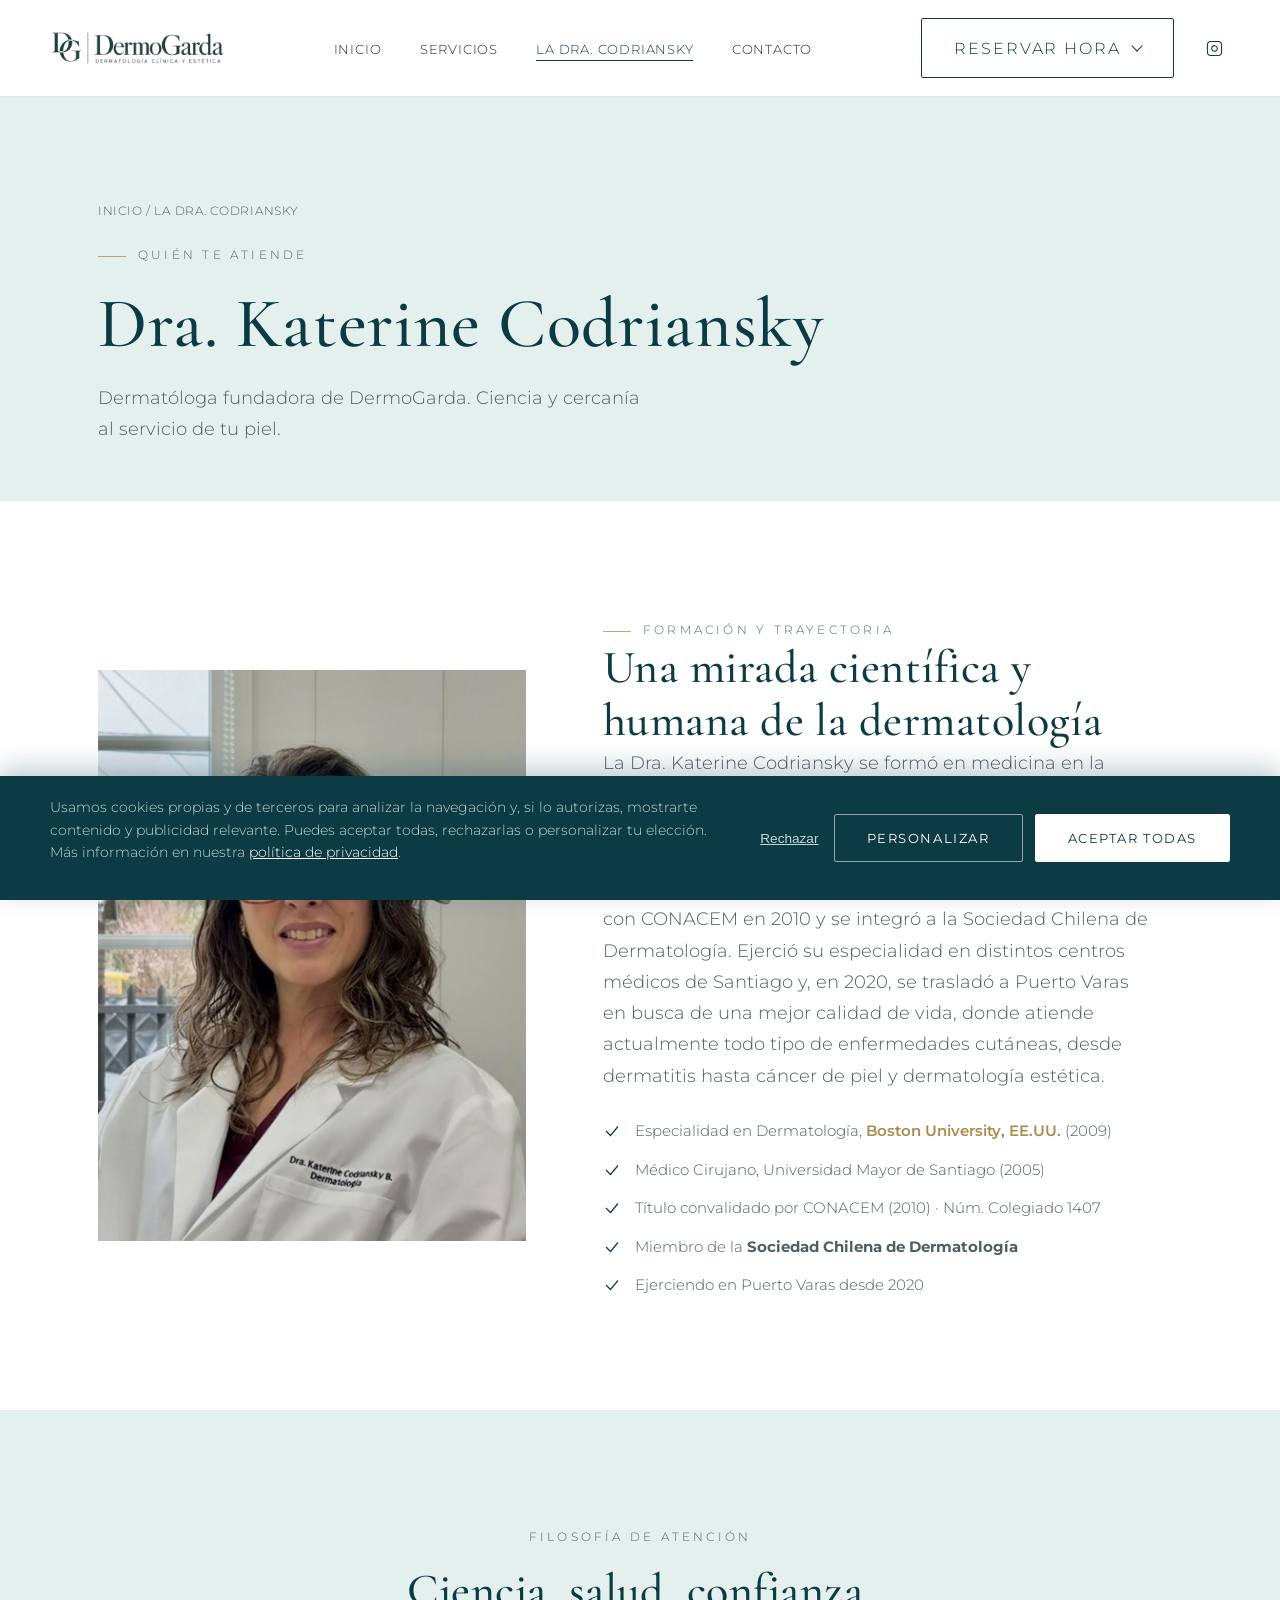
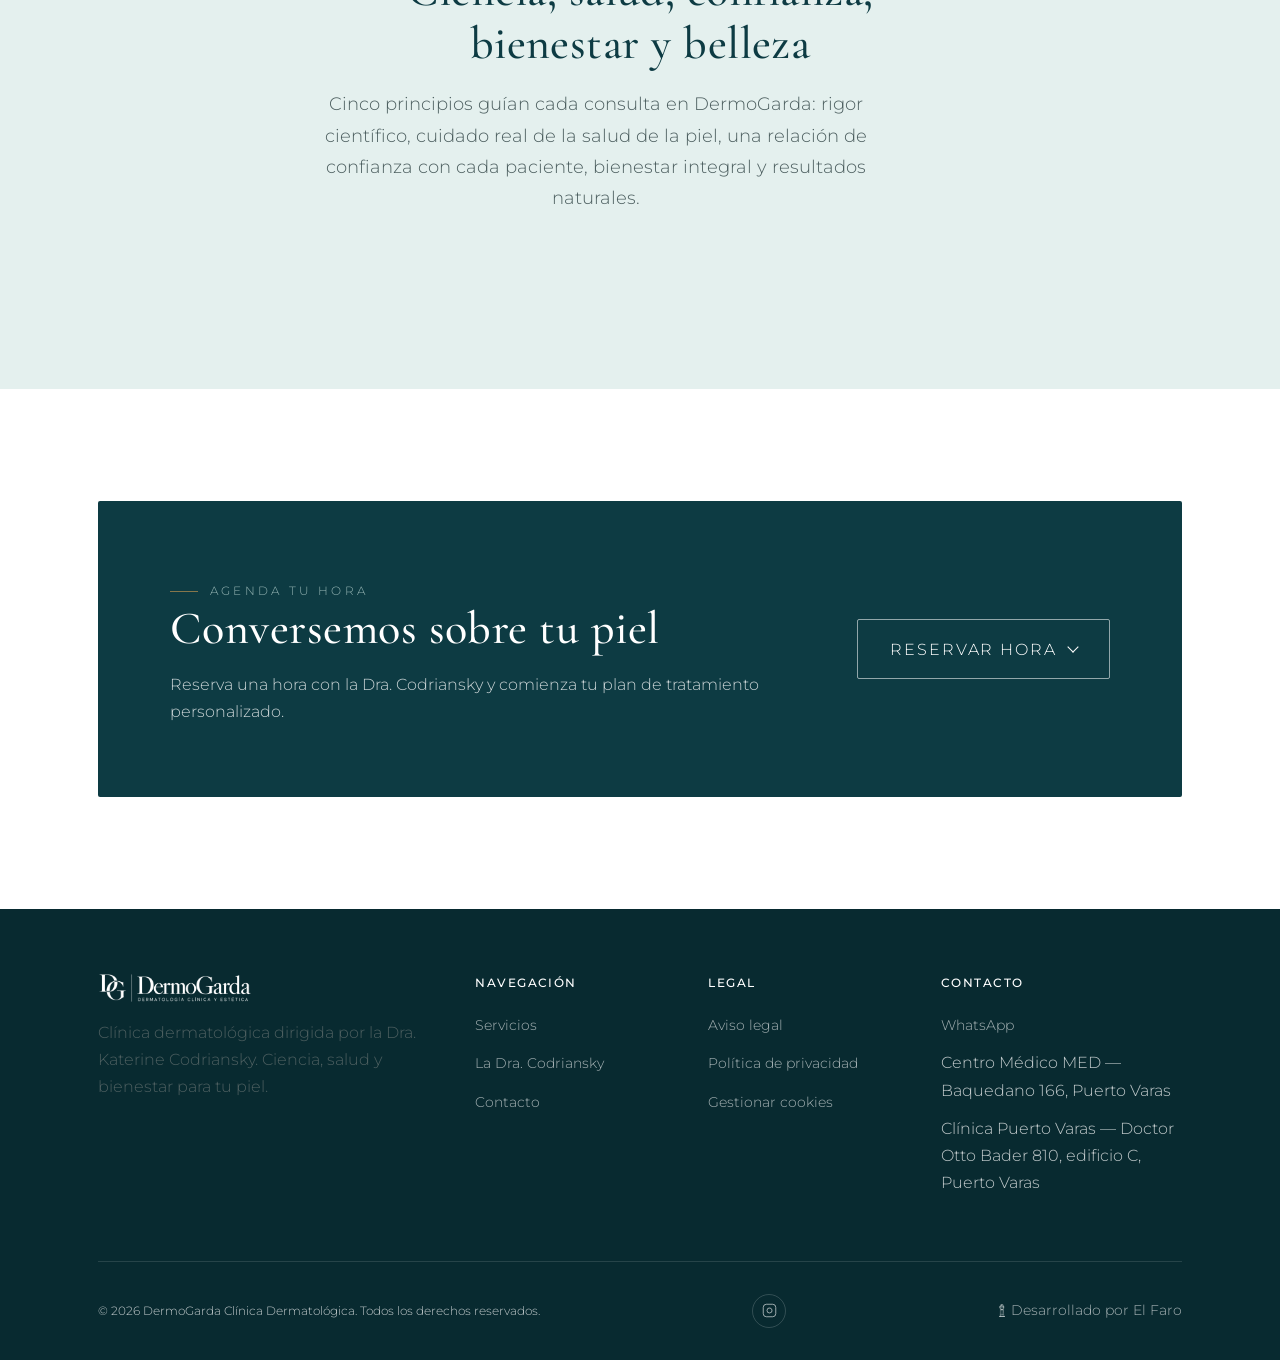
<file: sobre-la-doctora.html>
<!DOCTYPE html>
<html lang="es-CL">
<head>
<meta charset="UTF-8" />
<meta name="viewport" content="width=device-width, initial-scale=1.0" />
<title>Dra. Katerine Codriansky | Dermatóloga en Puerto Varas | DermoGarda</title>
<meta name="description" content="Conoce la formación y trayectoria de la Dra. Katerine Codriansky, dermatóloga y fundadora de DermoGarda, clínica dermatológica en Puerto Varas." />
<link rel="canonical" href="https://dermaren-web.netlify.app/sobre-la-doctora.html" />
<meta name="robots" content="index, follow" />

<meta property="og:type" content="profile" />
<meta property="og:site_name" content="DermoGarda — Clínica Dermatológica" />
<meta property="og:title" content="Dra. Katerine Codriansky | Dermatóloga en Puerto Varas" />
<meta property="og:description" content="Formación, trayectoria y filosofía de atención de la Dra. Katerine Codriansky." />
<meta property="og:url" content="https://dermaren-web.netlify.app/sobre-la-doctora.html" />
<meta property="og:image" content="https://dermaren-web.netlify.app/assets/img/og-dermaren.jpg" />
<meta property="og:locale" content="es_CL" />
<meta name="twitter:card" content="summary_large_image" />

<link rel="icon" href="/favicon.ico" sizes="any" />
<link rel="icon" href="/assets/img/favicon-32x32.png" type="image/png" sizes="32x32" />
<link rel="icon" href="/assets/img/favicon-16x16.png" type="image/png" sizes="16x16" />
<link rel="apple-touch-icon" href="/assets/img/apple-touch-icon.png" />
<link rel="manifest" href="/site.webmanifest" />
<link rel="preconnect" href="https://fonts.googleapis.com" />
<link rel="preconnect" href="https://fonts.gstatic.com" crossorigin />
<link href="https://fonts.googleapis.com/css2?family=Cormorant+Garamond:ital,wght@0,400;0,500;0,600;1,400&family=Montserrat:wght@300;400;500;600&display=swap" rel="stylesheet" />
<link rel="stylesheet" href="/assets/css/style.css" />

<!-- <script>(function(w,d,s,l,i){w[l]=w[l]||[];w[l].push({'gtm.start':new Date().getTime(),event:'gtm.js'});var f=d.getElementsByTagName(s)[0],j=d.createElement(s),dl=l!='dataLayer'?'&l='+l:'';j.async=true;j.src='https://www.googletagmanager.com/gtm.js?id='+i+dl;f.parentNode.insertBefore(j,f);})(window,document,'script','dataLayer','GTM-XXXXXXX');</script> -->

<script type="application/ld+json">
{
  "@context": "https://schema.org",
  "@type": "Physician",
  "name": "Dra. Katerine Codriansky",
  "medicalSpecialty": "Dermatology",
  "jobTitle": "Dermatóloga",
  "worksFor": [
    {
      "@type": "MedicalClinic",
      "name": "Centro Médico MED",
      "address": { "@type": "PostalAddress", "streetAddress": "Baquedano 166", "addressLocality": "Puerto Varas", "addressRegion": "Región de Los Lagos", "postalCode": "5550000", "addressCountry": "CL" },
      "telephone": "+56224756060"
    },
    {
      "@type": "MedicalClinic",
      "name": "Clínica Puerto Varas",
      "address": { "@type": "PostalAddress", "streetAddress": "Doctor Otto Bader 810, Centro Dermatológico, edificio C, 3er piso", "addressLocality": "Puerto Varas", "addressRegion": "Región de Los Lagos", "postalCode": "5610000", "addressCountry": "CL" },
      "telephone": "+56652333250"
    }
  ],
  "alumniOf": [
    { "@type": "CollegeOrUniversity", "name": "Universidad Mayor de Santiago" },
    { "@type": "CollegeOrUniversity", "name": "Boston University" }
  ],
  "memberOf": { "@type": "Organization", "name": "Sociedad Chilena de Dermatología" },
  "url": "https://dermaren-web.netlify.app/sobre-la-doctora.html",
  "image": "https://dermaren-web.netlify.app/assets/img/dra-codriansky.jpg",
  "sameAs": [
    "https://www.doctoralia.cl/perfil/katerine-codriansky",
    "https://www.linkedin.com/in/katerine-codriansky-0890267b/",
    "https://wa.me/56969046811"
  ]
}
</script>
</head>
<body>

<a class="visualmente-oculto" href="#contenido">Saltar al contenido</a>

<div class="cookies-banner" data-cookies-banner hidden role="region" aria-label="Preferencias de cookies">
  <div class="cookies-banner-inner">
    <p class="cookies-banner-texto">
      Usamos cookies propias y de terceros para analizar la navegación y, si lo autorizas, mostrarte contenido y publicidad relevante. Puedes aceptar todas, rechazarlas o personalizar tu elección. Más información en nuestra <a href="/aviso-legal.html#privacidad">política de privacidad</a>.
    </p>
    <div class="cookies-banner-acciones">
      <button type="button" class="btn-texto" data-cookies-rechazar>Rechazar</button>
      <button type="button" class="btn btn-sobre-oscuro" data-cookies-personalizar>Personalizar</button>
      <button type="button" class="btn btn-cookies-aceptar" data-cookies-aceptar>Aceptar todas</button>
    </div>
  </div>
</div>

<div class="cookies-modal" data-cookies-modal hidden role="dialog" aria-modal="true" aria-labelledby="cookies-modal-titulo">
  <div class="cookies-modal-caja">
    <h2 id="cookies-modal-titulo">Preferencias de cookies</h2>
    <p>Elige qué tipos de cookies quieres permitir. Las necesarias no se pueden desactivar porque son indispensables para el funcionamiento del sitio.</p>

    <div class="cookies-categoria">
      <div class="cookies-categoria-info">
        <h3>Necesarias</h3>
        <p>Permiten el funcionamiento básico del sitio (navegación, menú, preferencias). Siempre activas.</p>
      </div>
      <label class="cookies-switch">
        <input type="checkbox" checked disabled aria-label="Cookies necesarias, siempre activas" />
        <span class="cookies-switch-track"></span>
      </label>
    </div>

    <div class="cookies-categoria">
      <div class="cookies-categoria-info">
        <h3>Analíticas</h3>
        <p>Nos ayudan a entender cómo se usa el sitio (Google Analytics) para mejorar la experiencia.</p>
      </div>
      <label class="cookies-switch">
        <input type="checkbox" data-cookies-toggle="analiticas" aria-label="Permitir cookies analíticas" />
        <span class="cookies-switch-track"></span>
      </label>
    </div>

    <div class="cookies-categoria">
      <div class="cookies-categoria-info">
        <h3>Marketing</h3>
        <p>Permiten mostrar publicidad relevante en Google y Meta (Instagram/Facebook) según tu interés.</p>
      </div>
      <label class="cookies-switch">
        <input type="checkbox" data-cookies-toggle="marketing" aria-label="Permitir cookies de marketing" />
        <span class="cookies-switch-track"></span>
      </label>
    </div>

    <div class="cookies-modal-acciones">
      <button type="button" class="btn btn-secundario" data-cookies-cerrar>Cancelar</button>
      <button type="button" class="btn btn-primario" data-cookies-guardar>Guardar preferencias</button>
    </div>
  </div>
</div>

<header class="encabezado">
  <div class="barra-nav contenedor" style="padding-left:0; padding-right:0;">
    <a href="/" class="marca" aria-label="DermoGarda — Inicio">
      <img src="/assets/img/logo-dermogarda.png" alt="DermoGarda — Dermatología clínica y estética" class="marca-logo" width="300" height="58" />
    </a>
    <nav aria-label="Navegación principal">
      <ul class="nav-links">
        <li><a href="/">Inicio</a></li>
        <li><a href="/servicios.html">Servicios</a></li>
        <li><a href="/sobre-la-doctora.html" aria-current="page">La Dra. Codriansky</a></li>
        <li><a href="/contacto.html">Contacto</a></li>
      </ul>
    </nav>
    <div class="nav-cta">
      <div class="reserva-dropdown">
        <button type="button" class="btn btn-secundario reserva-trigger" data-evento-reserva="nav" aria-haspopup="true" aria-expanded="false">Reservar hora</button>
        <div class="reserva-menu" role="menu">
          <div class="reserva-menu-grupo">
            <span class="reserva-menu-titulo">Clínica Puerto Varas (CPV)</span>
            <a href="tel:+56652333250" role="menuitem">Fono +56 65 233 3250</a>
            <a href="tel:+56652333251" role="menuitem">Fono +56 65 233 3251</a>
          </div>
          <div class="reserva-menu-grupo">
            <span class="reserva-menu-titulo">Centro Médico MED</span>
            <a href="https://wa.me/56969046811" target="_blank" rel="noopener" role="menuitem">WhatsApp</a>
            <a href="https://www.doctoralia.cl/perfil/katerine-codriansky?saasonly=true" target="_blank" rel="noopener" role="menuitem">Doctoralia</a>
          </div>
        </div>
      </div>
      <a href="https://www.instagram.com/dermogarda/" target="_blank" rel="noopener" aria-label="Instagram de DermoGarda" class="nav-social"><svg viewBox="0 0 24 24" fill="none" stroke="currentColor" stroke-width="1.5"><rect x="2" y="2" width="20" height="20" rx="5"/><path d="M16 11.37A4 4 0 1 1 12.63 8 4 4 0 0 1 16 11.37Z"/><line x1="17.5" y1="6.5" x2="17.5" y2="6.5"/></svg></a>
      <button class="nav-toggle" aria-label="Abrir menú" aria-expanded="false"><span></span><span></span><span></span></button>
    </div>
  </div>
</header>

<main id="contenido">
  <section class="pagina-hero">
    <div class="contenedor">
      <p class="migas"><a href="/">Inicio</a> / La Dra. Codriansky</p>
      <span class="kicker">Quién te atiende</span>
      <h1>Dra. Katerine Codriansky</h1>
      <p class="lead">Dermatóloga fundadora de DermoGarda. Ciencia y cercanía al servicio de tu piel.</p>
    </div>
  </section>

  <section>
    <div class="contenedor sobre-grid">
      <div class="sobre-foto" data-reveal><img src="/assets/img/dra-codriansky.jpg" alt="Dra. Katerine Codriansky, dermatóloga fundadora de DermoGarda" /></div>
      <div data-reveal>
        <span class="kicker">Formación y trayectoria</span>
        <h2>Una mirada científica y humana de la dermatología</h2>
        <p class="lead">
          La Dra. Katerine Codriansky se formó en medicina en la Universidad Mayor de Santiago,
          egresando en 2005. Ese mismo año inició su especialidad en Boston University,
          Massachusetts (EE.UU.), graduándose con un doctorado en Dermatología en 2009.
          De vuelta en Chile, convalidó su título con CONACEM en 2010 y se integró a la
          Sociedad Chilena de Dermatología. Ejerció su especialidad en distintos centros
          médicos de Santiago y, en 2020, se trasladó a Puerto Varas en busca de una mejor
          calidad de vida, donde atiende actualmente todo tipo de enfermedades cutáneas,
          desde dermatitis hasta cáncer de piel y dermatología estética.
        </p>
        <ul class="lista-credenciales">
          <li><svg viewBox="0 0 24 24" fill="none" stroke="currentColor" stroke-width="1.6"><path d="M4 12l6 6L20 6"/></svg><span>Especialidad en Dermatología, <strong class="resaltado-dorado">Boston University, EE.UU.</strong> (2009)</span></li>
          <li><svg viewBox="0 0 24 24" fill="none" stroke="currentColor" stroke-width="1.6"><path d="M4 12l6 6L20 6"/></svg><span>Médico Cirujano, Universidad Mayor de Santiago (2005)</span></li>
          <li><svg viewBox="0 0 24 24" fill="none" stroke="currentColor" stroke-width="1.6"><path d="M4 12l6 6L20 6"/></svg><span>Título convalidado por CONACEM (2010) · Núm. Colegiado 1407</span></li>
          <li><svg viewBox="0 0 24 24" fill="none" stroke="currentColor" stroke-width="1.6"><path d="M4 12l6 6L20 6"/></svg><span>Miembro de la <strong>Sociedad Chilena de Dermatología</strong></span></li>
          <li><svg viewBox="0 0 24 24" fill="none" stroke="currentColor" stroke-width="1.6"><path d="M4 12l6 6L20 6"/></svg><span>Ejerciendo en Puerto Varas desde 2020</span></li>
        </ul>
      </div>
    </div>
  </section>

  <section class="seccion-suave">
    <div class="contenedor">
      <div class="encabezado-seccion centrado" data-reveal style="margin-left:auto;margin-right:auto;">
        <span class="kicker">Filosofía de atención</span>
        <h2>Ciencia, salud, confianza, bienestar y belleza</h2>
        <p class="lead">Cinco principios guían cada consulta en DermoGarda: rigor científico, cuidado real de la salud de la piel, una relación de confianza con cada paciente, bienestar integral y resultados naturales.</p>
      </div>
    </div>
  </section>

  <section>
    <div class="contenedor">
      <div class="cta-reserva" data-reveal>
        <div>
          <span class="kicker" style="color:var(--verde-agua);">Agenda tu hora</span>
          <h2>Conversemos sobre tu piel</h2>
          <p>Reserva una hora con la Dra. Codriansky y comienza tu plan de tratamiento personalizado.</p>
        </div>
        <div class="cta-reserva-acciones">
          <div class="reserva-dropdown">
            <button type="button" class="btn btn-sobre-oscuro reserva-trigger" data-evento-reserva="doctora_cta" aria-haspopup="true" aria-expanded="false">Reservar hora</button>
            <div class="reserva-menu" role="menu">
              <div class="reserva-menu-grupo">
                <span class="reserva-menu-titulo">Clínica Puerto Varas (CPV)</span>
                <a href="tel:+56652333250" role="menuitem">Fono +56 65 233 3250</a>
                <a href="tel:+56652333251" role="menuitem">Fono +56 65 233 3251</a>
              </div>
              <div class="reserva-menu-grupo">
                <span class="reserva-menu-titulo">Centro Médico MED</span>
                <a href="https://wa.me/56969046811" target="_blank" rel="noopener" role="menuitem">WhatsApp</a>
                <a href="https://www.doctoralia.cl/perfil/katerine-codriansky?saasonly=true" target="_blank" rel="noopener" role="menuitem">Doctoralia</a>
              </div>
            </div>
          </div>
        </div>
      </div>
    </div>
  </section>
</main>

<footer class="pie">
  <div class="contenedor">
    <div class="pie-grid">
      <div>
        <div class="pie-marca"><img src="/assets/img/logo-dermogarda-blanco.png" alt="DermoGarda" class="pie-marca-logo" width="220" height="43" /></div>
        <p>Clínica dermatológica dirigida por la Dra. Katerine Codriansky. Ciencia, salud y bienestar para tu piel.</p>
      </div>
      <div><h4>Navegación</h4><ul><li><a href="/servicios.html">Servicios</a></li><li><a href="/sobre-la-doctora.html">La Dra. Codriansky</a></li><li><a href="/contacto.html">Contacto</a></li></ul></div>
      <div><h4>Legal</h4><ul><li><a href="/aviso-legal.html">Aviso legal</a></li><li><a href="/aviso-legal.html#privacidad">Política de privacidad</a></li><li><a href="/aviso-legal.html#cookies" data-cookies-gestionar>Gestionar cookies</a></li></ul></div>
      <div><h4>Contacto</h4><ul><li><a href="https://wa.me/56969046811" target="_blank" rel="noopener">WhatsApp</a></li><li>Centro Médico MED — Baquedano 166, Puerto Varas</li><li>Clínica Puerto Varas — Doctor Otto Bader 810, edificio C, Puerto Varas</li></ul></div>
    </div>
    <div class="pie-bottom"><span>© <span data-anio>2026</span> DermoGarda Clínica Dermatológica. Todos los derechos reservados.</span><div class="pie-social">
        <a href="https://www.instagram.com/dermogarda/" target="_blank" rel="noopener" aria-label="Instagram de DermoGarda"><svg viewBox="0 0 24 24" fill="none" stroke="currentColor" stroke-width="1.5"><rect x="2" y="2" width="20" height="20" rx="5"/><path d="M16 11.37A4 4 0 1 1 12.63 8 4 4 0 0 1 16 11.37Z"/><line x1="17.5" y1="6.5" x2="17.5" y2="6.5"/></svg></a>
      </div>
      <a href="https://elfaro-pv.com" target="_blank" rel="noopener" class="pie-creditos"><img src="/assets/img/icono-elfaro.png" alt="" class="pie-creditos-icono" />Desarrollado por El Faro</a></div>
  </div>
</footer>

<a class="whatsapp-flotante" href="https://wa.me/56969046811" target="_blank" rel="noopener" aria-label="Escríbenos por WhatsApp" data-evento-reserva="whatsapp_flotante">
  <svg viewBox="0 0 24 24" fill="currentColor"><path d="M12 2a10 10 0 0 0-8.6 15L2 22l5.2-1.4A10 10 0 1 0 12 2Zm0 18a8 8 0 0 1-4.1-1.1l-.3-.2-3 .8.8-2.9-.2-.3A8 8 0 1 1 12 20Z"/></svg>
</a>
<script src="/assets/js/main.js"></script>
</body>
</html>
</file>
<file: assets/css/style.css>
/* ============================================================
   DERMAREN — Clínica Dermatológica
   Hoja de estilos principal — enfoque minimalista, editorial.
   Paleta: Azul petróleo / Verde agua / Blanco / Champagne / Beige
   Tipografía: Cormorant Garamond (display) + Montserrat (texto)
   ============================================================ */

:root {
  --azul-petroleo: #0d3b43;
  --azul-petroleo-oscuro: #082a30;
  --verde-agua: #bfdad6;
  --verde-agua-suave: #e4f0ee;
  --blanco: #ffffff;
  --champagne: #e6dcc8;
  --beige: #c9bdaa;
  --dorado: #ad8a4e;
  --dorado-suave: #d4b976;
  --texto: #1c2b2d;
  --texto-suave: #4d5f60;
  --borde: rgba(13, 59, 67, 0.12);

  --fuente-display: "Cormorant Garamond", "Times New Roman", serif;
  --fuente-texto: "Montserrat", "Helvetica Neue", Arial, sans-serif;

  --espacio-xs: 0.5rem;
  --espacio-s: 1rem;
  --espacio-m: 2rem;
  --espacio-l: 4rem;
  --espacio-xl: 7rem;

  --radio: 2px;
  --transicion: 420ms cubic-bezier(0.22, 1, 0.36, 1);
}

* { box-sizing: border-box; }

html { scroll-behavior: smooth; }

body {
  margin: 0;
  font-family: var(--fuente-texto);
  color: var(--texto);
  background: var(--blanco);
  line-height: 1.7;
  font-weight: 300;
  -webkit-font-smoothing: antialiased;
}

img { max-width: 100%; display: block; }

a { color: inherit; text-decoration: none; }

.contenedor {
  width: 100%;
  max-width: 1180px;
  margin: 0 auto;
  padding: 0 clamp(1.25rem, 4vw, 3rem);
}

h1, h2, h3, h4 {
  font-family: var(--fuente-display);
  font-weight: 500;
  color: var(--azul-petroleo);
  letter-spacing: 0.01em;
  margin: 0;
}

h1 { font-size: clamp(2.6rem, 5.5vw, 4.6rem); line-height: 1.08; font-weight: 500; }
h2 { font-size: clamp(2rem, 3.6vw, 3rem); line-height: 1.15; }
h3 { font-size: clamp(1.3rem, 2vw, 1.6rem); }

.kicker {
  font-family: var(--fuente-texto);
  text-transform: uppercase;
  letter-spacing: 0.28em;
  font-size: 0.72rem;
  color: var(--azul-petroleo);
  opacity: 0.75;
  display: inline-flex;
  align-items: center;
  gap: 0.75rem;
}

.kicker::before {
  content: "";
  width: 28px;
  height: 1px;
  background: var(--dorado);
  display: inline-block;
}

p { margin: 0 0 1rem; color: var(--texto-suave); font-weight: 300; }
p:last-child { margin-bottom: 0; }

.lead {
  font-size: 1.15rem;
  color: var(--texto-suave);
  max-width: 46ch;
}

/* ---------- Botones ---------- */
.btn {
  position: relative;
  display: inline-flex;
  align-items: center;
  gap: 0.6rem;
  padding: 0.95rem 2rem;
  font-family: var(--fuente-texto);
  font-size: 0.82rem;
  letter-spacing: 0.12em;
  text-transform: uppercase;
  border: 1px solid transparent;
  border-radius: var(--radio);
  cursor: pointer;
  transition: background var(--transicion), color var(--transicion), border-color var(--transicion), transform var(--transicion);
  white-space: nowrap;
  overflow: hidden;
}

/* Línea dorada: detalle que crece bajo el botón al pasar el cursor.
   Usa ::before (no ::after) para no chocar con el ícono del dropdown
   de "Reservar hora", que ya usa ::after para su flecha. */
.btn::before {
  content: "";
  position: absolute;
  left: 0; right: 0; bottom: 0;
  height: 2px;
  background: var(--dorado);
  transform: scaleX(0);
  transform-origin: left;
  transition: transform var(--transicion);
}
.btn:hover::before { transform: scaleX(1); }

.btn-primario {
  background: var(--azul-petroleo);
  color: var(--blanco);
}
.btn-primario:hover { background: var(--azul-petroleo-oscuro); transform: translateY(-1px); }

.btn-secundario {
  background: transparent;
  color: var(--azul-petroleo);
  border-color: var(--azul-petroleo);
}
.btn-secundario:hover { background: var(--azul-petroleo); color: var(--blanco); }

.btn-sobre-oscuro {
  background: transparent;
  color: var(--blanco);
  border-color: rgba(255,255,255,0.55);
}
.btn-sobre-oscuro:hover { background: var(--blanco); color: var(--azul-petroleo); }

/* ---------- Detalles dorados ---------- */
.resaltado-dorado {
  color: var(--dorado);
  font-weight: 600;
}

/* ---------- Header ---------- */
.encabezado {
  position: sticky;
  top: 0;
  z-index: 100;
  background: rgba(255,255,255,0.9);
  backdrop-filter: blur(10px);
  border-bottom: 1px solid var(--borde);
}

.barra-nav {
  display: flex;
  align-items: center;
  justify-content: space-between;
  padding: 1.15rem clamp(1.25rem, 4vw, 3rem);
}

.marca {
  display: flex;
  align-items: center;
  gap: 0.7rem;
  font-family: var(--fuente-display);
}

.marca-logo { height: 34px; width: auto; display: block; }

.nav-links {
  display: flex;
  align-items: center;
  gap: 2.4rem;
  list-style: none;
  margin: 0;
  padding: 0;
}

.nav-links a {
  font-size: 0.82rem;
  letter-spacing: 0.06em;
  text-transform: uppercase;
  color: var(--texto);
  position: relative;
  padding-bottom: 4px;
}

.nav-links a::after {
  content: "";
  position: absolute;
  left: 0; bottom: 0;
  width: 0;
  height: 1px;
  background: var(--azul-petroleo);
  transition: width var(--transicion);
}

.nav-links a:hover::after, .nav-links a[aria-current="page"]::after { width: 100%; }
.nav-links a[aria-current="page"] { color: var(--azul-petroleo); }

.nav-cta { display: flex; align-items: center; gap: 1.5rem; }

.nav-social {
  display: flex;
  align-items: center;
  justify-content: center;
  width: 32px;
  height: 32px;
  color: var(--azul-petroleo);
  transition: color var(--transicion);
}
.nav-social svg { width: 17px; height: 17px; }
.nav-social:hover { color: var(--dorado); }

.nav-toggle {
  display: none;
  background: none;
  border: none;
  cursor: pointer;
  padding: 0.4rem;
}
.nav-toggle span {
  display: block;
  width: 24px;
  height: 1px;
  background: var(--azul-petroleo);
  margin: 6px 0;
  transition: transform var(--transicion), opacity var(--transicion);
}

/* ---------- Hero ---------- */
.hero {
  position: relative;
  padding: clamp(3.5rem, 9vw, 7rem) 0 clamp(3rem, 7vw, 5rem);
  background: linear-gradient(180deg, var(--verde-agua-suave) 0%, var(--blanco) 78%);
  /* overflow-x (no overflow: hidden en ambos ejes): evita scroll horizontal
     de las animaciones data-reveal sin recortar verticalmente el menú de
     "Reservar hora" cuando se abre cerca del borde inferior de la sección
     (bug reportado 2026-09-16) */
  overflow-x: hidden;
}

.hero-grid {
  display: grid;
  grid-template-columns: 1.1fr 0.9fr;
  gap: clamp(2rem, 5vw, 4rem);
  align-items: center;
}

.hero-copy .kicker { margin-bottom: 1.5rem; }
.hero-copy h1 { margin-bottom: 1.5rem; }
.hero-copy p.lead { margin-bottom: 2.25rem; }

.hero-acciones {
  display: flex;
  align-items: center;
  gap: 1.75rem;
  flex-wrap: wrap;
}

.hero-confianza {
  margin-top: 3rem;
  display: flex;
  gap: clamp(1.5rem, 4vw, 3rem);
  flex-wrap: wrap;
}

.hero-confianza-item {
  display: flex;
  flex-direction: column;
  gap: 0.15rem;
}

.hero-confianza-item strong {
  font-family: var(--fuente-display);
  font-size: 1.8rem;
  color: var(--azul-petroleo);
}

.hero-confianza-item span {
  font-size: 0.7rem;
  letter-spacing: 0.08em;
  text-transform: uppercase;
  color: var(--texto-suave);
}

.hero-visual {
  position: relative;
  aspect-ratio: 4 / 5;
  border-radius: var(--radio);
  overflow: hidden;
  background: var(--azul-petroleo);
}

.hero-visual img { width: 100%; height: 100%; object-fit: cover; }

/* ---------- Secciones genéricas ---------- */
section { padding: var(--espacio-xl) 0; }
.seccion-suave { background: var(--verde-agua-suave); }
.seccion-oscura { background: var(--azul-petroleo); color: var(--blanco); }
.seccion-oscura h2, .seccion-oscura h3 { color: var(--blanco); }
.seccion-oscura p { color: rgba(255,255,255,0.78); }
.seccion-oscura .kicker { color: var(--verde-agua); opacity: 1; }

.encabezado-seccion {
  max-width: 640px;
  margin-bottom: var(--espacio-l);
}
.encabezado-seccion .kicker { margin-bottom: 1rem; }
.encabezado-seccion h2 { margin-bottom: 1.15rem; }

.encabezado-seccion.centrado {
  margin-left: auto;
  margin-right: auto;
  text-align: center;
}
.encabezado-seccion.centrado .kicker { justify-content: center; }
.encabezado-seccion.centrado .kicker::before { display: none; }

/* ---------- Sobre / bio ---------- */
.sobre-grid {
  display: grid;
  grid-template-columns: 0.85fr 1.15fr;
  gap: clamp(2.5rem, 6vw, 5rem);
  align-items: center;
}

.sobre-foto {
  position: relative;
  aspect-ratio: 3 / 4;
  overflow: hidden;
}
.sobre-foto img { width: 100%; height: 100%; object-fit: cover; }

/* ---------- Galería doble (dos fotos clínicas por sección de servicio) ---------- */
.galeria-doble {
  display: grid;
  grid-template-columns: 1fr 1fr;
  gap: clamp(0.75rem, 2vw, 1.25rem);
  margin-top: clamp(2rem, 5vw, 3rem);
}
.galeria-doble figure {
  position: relative;
  aspect-ratio: 4 / 3;
  overflow: hidden;
  margin: 0;
}
.galeria-doble img { width: 100%; height: 100%; object-fit: cover; display: block; }
@media (max-width: 640px) {
  .galeria-doble { grid-template-columns: 1fr; }
}

/* ---------- Reservar hora (un solo botón, 2 alternativas por sede) ---------- */
.reserva-dropdown { position: relative; display: inline-flex; }
.reserva-trigger {
  appearance: none;
  -webkit-appearance: none;
  font: inherit;
  line-height: inherit;
}
.reserva-trigger::after {
  content: "";
  display: inline-block;
  width: 7px;
  height: 7px;
  margin-left: 0.15rem;
  border-right: 1.5px solid currentColor;
  border-bottom: 1.5px solid currentColor;
  transform: translateY(-2px) rotate(45deg);
  transition: transform var(--transicion);
}
.reserva-dropdown.abierto .reserva-trigger::after { transform: translateY(1px) rotate(225deg); }

.reserva-menu {
  position: absolute;
  top: calc(100% + 0.65rem);
  left: 0;
  /* z-index por encima del banner de cookies (200) para que sus opciones
     no queden tapadas antes de aceptar/rechazar (bug reportado 2026-09-16) */
  z-index: 205;
  min-width: 258px;
  background: var(--blanco);
  border: 1px solid var(--borde);
  border-radius: var(--radio);
  box-shadow: 0 20px 45px rgba(13, 59, 67, 0.16);
  padding: 1.1rem 1.2rem;
  display: none;
}
.reserva-dropdown.abierto .reserva-menu { display: block; }
.nav-cta .reserva-menu { left: auto; right: 0; }

.reserva-menu-grupo + .reserva-menu-grupo {
  margin-top: 0.95rem;
  padding-top: 0.95rem;
  border-top: 1px solid var(--borde);
}
.reserva-menu-titulo {
  display: block;
  font-family: var(--fuente-texto);
  font-size: 0.7rem;
  font-weight: 600;
  letter-spacing: 0.09em;
  text-transform: uppercase;
  color: var(--texto-suave);
  margin-bottom: 0.5rem;
}
.reserva-menu a {
  display: block;
  padding: 0.3rem 0;
  color: var(--texto);
  font-family: var(--fuente-texto);
  font-size: 0.92rem;
  text-decoration: none;
}
.reserva-menu a:hover, .reserva-menu a:focus-visible { color: var(--azul-petroleo); }

.linea-firma {
  width: 70px;
  height: 1px;
  background: var(--azul-petroleo);
  margin: 1.75rem 0;
}

.lista-credenciales {
  list-style: none;
  margin: 1.75rem 0 0;
  padding: 0;
  display: flex;
  flex-direction: column;
  gap: 0.85rem;
}

.lista-credenciales li {
  display: flex;
  gap: 0.9rem;
  align-items: flex-start;
  font-size: 0.92rem;
  color: var(--texto-suave);
}

.lista-credenciales svg { flex: none; width: 18px; height: 18px; margin-top: 3px; color: var(--azul-petroleo); }

/* ---------- Servicios (grid) ---------- */
.servicios-grid {
  display: grid;
  grid-template-columns: repeat(3, 1fr);
  gap: 1px;
  background: var(--borde);
  border: 1px solid var(--borde);
}

.servicio-card {
  background: var(--blanco);
  padding: clamp(2rem, 3vw, 2.75rem);
  transition: background var(--transicion);
}

.servicio-card:hover { background: var(--verde-agua-suave); }

.servicio-icono {
  width: 44px;
  height: 44px;
  color: var(--azul-petroleo);
  margin-bottom: 1.5rem;
  transition: color var(--transicion);
}

.servicio-card:hover .servicio-icono { color: var(--dorado); }

.servicio-card h3 { margin-bottom: 0.75rem; }
.servicio-card p { font-size: 0.92rem; margin-bottom: 1.25rem; }

.servicio-enlace {
  font-size: 0.75rem;
  letter-spacing: 0.1em;
  text-transform: uppercase;
  color: var(--azul-petroleo);
  border-bottom: 1px solid var(--dorado);
  padding-bottom: 2px;
  transition: color var(--transicion);
}

.servicio-card:hover .servicio-enlace { color: var(--dorado); }

/* ---------- Proceso / pasos ---------- */
.pasos {
  display: grid;
  grid-template-columns: repeat(4, 1fr);
  gap: clamp(1.5rem, 3vw, 2.5rem);
  counter-reset: paso;
}

.paso { position: relative; padding-top: 2.5rem; }
.paso::before {
  counter-increment: paso;
  content: counter(paso, decimal-leading-zero);
  font-family: var(--fuente-display);
  font-size: 2.2rem;
  color: var(--beige);
  position: absolute;
  top: -0.5rem;
  left: 0;
}
.paso h3 { font-size: 1.15rem; margin-bottom: 0.5rem; }
.paso p { font-size: 0.9rem; }

/* ---------- Testimonios (carrusel) ---------- */
.testimonios-carrusel {
  position: relative;
}

.testimonios-track {
  display: flex;
  gap: clamp(1.5rem, 3vw, 2.5rem);
  overflow-x: auto;
  scroll-snap-type: x proximity;
  padding-bottom: 0.25rem;
  -webkit-overflow-scrolling: touch;
  scrollbar-width: none;
  -ms-overflow-style: none;
}

.testimonios-track::-webkit-scrollbar {
  display: none;
}

.testimonio {
  flex: 0 0 100%;
  scroll-snap-align: start;
  border-top: 1px solid var(--borde);
  padding-top: 1.75rem;
}

@media (min-width: 760px) {
  .testimonio { flex: 0 0 calc(50% - 1.25rem); }
}

@media (min-width: 1020px) {
  .testimonio { flex: 0 0 calc(33.333% - 1.667rem); }
}

.testimonio p {
  font-family: var(--fuente-display);
  font-style: italic;
  font-size: 1.15rem;
  color: var(--texto);
}

.testimonio-autor {
  margin-top: 1.25rem;
  font-size: 0.78rem;
  letter-spacing: 0.05em;
  text-transform: uppercase;
  color: var(--texto-suave);
}

.carrusel-controles {
  display: flex;
  align-items: center;
  justify-content: center;
  gap: 1.25rem;
  margin-top: 2rem;
}

.carrusel-btn {
  width: 42px;
  height: 42px;
  flex: none;
  border-radius: 50%;
  border: 1px solid var(--borde);
  background: var(--blanco);
  color: var(--azul-petroleo);
  display: flex;
  align-items: center;
  justify-content: center;
  cursor: pointer;
  transition: background 0.2s ease, color 0.2s ease, border-color 0.2s ease;
}

.carrusel-btn svg {
  width: 18px;
  height: 18px;
}

.carrusel-btn:hover {
  background: var(--azul-petroleo);
  color: var(--blanco);
  border-color: var(--azul-petroleo);
}

.carrusel-btn:disabled {
  opacity: 0.3;
  cursor: default;
  pointer-events: none;
}

.carrusel-dots {
  display: flex;
  align-items: center;
  gap: 0.5rem;
}

.carrusel-dot {
  width: 8px;
  height: 8px;
  padding: 0;
  border: none;
  border-radius: 4px;
  background: var(--borde);
  cursor: pointer;
  transition: background 0.2s ease, width 0.2s ease;
}

.carrusel-dot.activo {
  width: 22px;
  background: var(--azul-petroleo);
}

/* ---------- CTA reserva ---------- */
.cta-reserva {
  background: var(--azul-petroleo);
  color: var(--blanco);
  border-radius: var(--radio);
  padding: clamp(2.5rem, 6vw, 4.5rem);
  display: grid;
  grid-template-columns: 1.3fr 0.7fr;
  gap: 2rem;
  align-items: center;
}
.cta-reserva h2 { color: var(--blanco); margin-bottom: 1rem; }
.cta-reserva p { color: rgba(255,255,255,0.78); }
.cta-reserva-acciones { display: flex; justify-content: flex-end; gap: 1rem; flex-wrap: wrap; }

/* ---------- FAQ ---------- */
.faq-lista { display: flex; flex-direction: column; }
.faq-item { border-bottom: 1px solid var(--borde); }
.faq-pregunta {
  width: 100%;
  display: flex;
  justify-content: space-between;
  align-items: center;
  gap: 1rem;
  padding: 1.6rem 0;
  background: none;
  border: none;
  text-align: left;
  cursor: pointer;
  font-family: var(--fuente-display);
  font-size: 1.15rem;
  color: var(--azul-petroleo);
}
.faq-pregunta .signo { font-size: 1.4rem; font-weight: 300; transition: transform var(--transicion); flex: none; }
.faq-item[data-abierto="true"] .signo { transform: rotate(45deg); }
.faq-respuesta {
  max-height: 0;
  overflow: hidden;
  transition: max-height var(--transicion);
}
.faq-respuesta-inner { padding-bottom: 1.6rem; max-width: 62ch; }
.faq-item[data-abierto="true"] .faq-respuesta { max-height: 300px; }

/* ---------- Formulario contacto ---------- */
.form-grid {
  display: grid;
  grid-template-columns: 1fr 1fr;
  gap: 1.25rem 1.5rem;
}
.form-grid .campo-full { grid-column: 1 / -1; }

.campo label {
  display: block;
  font-size: 0.72rem;
  letter-spacing: 0.1em;
  text-transform: uppercase;
  color: var(--texto-suave);
  margin-bottom: 0.5rem;
}

.campo input, .campo select, .campo textarea {
  width: 100%;
  border: none;
  border-bottom: 1px solid var(--borde);
  background: transparent;
  padding: 0.65rem 0.1rem;
  font-family: var(--fuente-texto);
  font-size: 0.95rem;
  color: var(--texto);
  transition: border-color var(--transicion);
}
.campo input:focus, .campo select:focus, .campo textarea:focus {
  outline: none;
  border-color: var(--azul-petroleo);
}
.campo textarea { resize: vertical; min-height: 100px; }

.form-nota { font-size: 0.78rem; color: var(--texto-suave); margin-top: 1rem; }

/* ---------- Info de contacto (tarjetas) ---------- */
.info-contacto {
  display: grid;
  grid-template-columns: repeat(2, 1fr);
  gap: 1.5rem;
}
.info-card {
  border: 1px solid var(--borde);
  padding: 2rem;
}
.info-card svg { width: 26px; height: 26px; color: var(--azul-petroleo); margin-bottom: 1rem; }
.info-card h3 { font-size: 1.05rem; margin-bottom: 0.5rem; }
.info-card p { font-size: 0.9rem; }
.info-card .marcado-pendiente { color: var(--azul-petroleo); font-weight: 600; }

.marcado-pendiente {
  background: linear-gradient(transparent 60%, var(--champagne) 60%);
  padding: 0 0.1rem;
}

/* ---------- Mapa ---------- */
.mapa-embed {
  aspect-ratio: 16 / 7;
  background: var(--verde-agua-suave);
  border: 1px solid var(--borde);
  display: flex;
  align-items: center;
  justify-content: center;
  color: var(--texto-suave);
  font-size: 0.85rem;
  text-align: center;
  padding: 2rem;
}
.mapa-embed--dual {
  aspect-ratio: auto;
  display: grid;
  grid-template-columns: 1fr 1fr;
  gap: 1.5rem;
  background: none;
  border: none;
  padding: 0;
}
@media (max-width: 760px) {
  .mapa-embed--dual { grid-template-columns: 1fr; }
}

/* ---------- Footer ---------- */
.pie {
  background: var(--azul-petroleo-oscuro);
  color: rgba(255,255,255,0.75);
  padding: var(--espacio-l) 0 var(--espacio-m);
}

.pie-grid {
  display: grid;
  grid-template-columns: 1.4fr 0.8fr 0.8fr 1fr;
  gap: 2.5rem;
  padding-bottom: var(--espacio-l);
  border-bottom: 1px solid rgba(255,255,255,0.12);
}

.pie-marca { display: flex; align-items: center; margin-bottom: 1rem; }
.pie-marca-logo { height: 30px; width: auto; display: block; }

.pie h4 {
  color: var(--blanco);
  font-family: var(--fuente-texto);
  font-size: 0.75rem;
  letter-spacing: 0.12em;
  text-transform: uppercase;
  margin-bottom: 1.1rem;
  font-weight: 500;
}

.pie ul { list-style: none; margin: 0; padding: 0; display: flex; flex-direction: column; gap: 0.7rem; }
.pie a { font-size: 0.88rem; opacity: 0.85; transition: opacity var(--transicion); }
.pie a:hover { opacity: 1; }

.pie-bottom {
  padding-top: var(--espacio-m);
  display: flex;
  justify-content: space-between;
  align-items: center;
  flex-wrap: wrap;
  gap: 1rem;
  font-size: 0.78rem;
}

.pie-social { display: flex; gap: 1rem; }
.pie-social a { width: 34px; height: 34px; border: 1px solid rgba(255,255,255,0.2); border-radius: 50%; display: flex; align-items: center; justify-content: center; transition: border-color var(--transicion), color var(--transicion); }
.pie-social a:hover { border-color: var(--dorado); color: var(--dorado); }
.pie-social svg { width: 15px; height: 15px; }

.pie-creditos { display: flex; align-items: center; gap: 0.4rem; font-size: 0.72rem; opacity: 0.5; transition: opacity var(--transicion); }
.pie-creditos:hover { opacity: 0.85; }
.pie-creditos-icono { height: 13px; width: auto; display: block; }

/* ---------- WhatsApp flotante ---------- */
.whatsapp-flotante {
  position: fixed;
  right: clamp(1rem, 3vw, 2rem);
  bottom: clamp(1rem, 3vw, 2rem);
  z-index: 90;
  width: 56px;
  height: 56px;
  border-radius: 50%;
  background: var(--azul-petroleo);
  color: var(--blanco);
  display: flex;
  align-items: center;
  justify-content: center;
  box-shadow: 0 8px 24px rgba(13,59,67,0.35);
  transition: transform var(--transicion);
}
.whatsapp-flotante:hover { transform: scale(1.06); }
.whatsapp-flotante svg { width: 24px; height: 24px; }

/* ---------- Utilidad: oculto visualmente pero accesible ---------- */
.visualmente-oculto {
  position: absolute;
  width: 1px;
  height: 1px;
  padding: 0;
  margin: -1px;
  overflow: hidden;
  clip: rect(0, 0, 0, 0);
  white-space: nowrap;
  border: 0;
}
/* El enlace "Saltar al contenido" debe verse al recibir foco de teclado */
a.visualmente-oculto:focus {
  position: fixed;
  top: 0.75rem;
  left: 0.75rem;
  width: auto;
  height: auto;
  padding: 0.7rem 1.2rem;
  margin: 0;
  clip: auto;
  white-space: normal;
  overflow: visible;
  background: var(--azul-petroleo);
  color: var(--blanco);
  border-radius: var(--radio);
  z-index: 9999;
  font-size: 0.85rem;
  letter-spacing: 0.03em;
}

/* ---------- Banner de cookies (Ley 19.628 / Ley 21.719, Chile) ---------- */
.cookies-banner {
  position: fixed;
  left: 0;
  right: 0;
  bottom: 0;
  z-index: 200;
  background: var(--azul-petroleo);
  color: var(--blanco);
  padding: 1.25rem clamp(1rem, 4vw, 2.5rem);
  box-shadow: 0 -8px 24px rgba(13,59,67,0.25);
}
.cookies-banner[hidden] { display: none; }
.cookies-banner-inner {
  max-width: 1180px;
  margin: 0 auto;
  display: flex;
  flex-wrap: wrap;
  align-items: center;
  justify-content: space-between;
  gap: 1.25rem 2rem;
}
.cookies-banner-texto { flex: 1 1 420px; font-size: 0.88rem; line-height: 1.6; color: var(--verde-agua); }
.cookies-banner-texto a { color: var(--blanco); text-decoration: underline; }
.cookies-banner-acciones { display: flex; flex-wrap: wrap; gap: 0.75rem; }
.cookies-banner .btn-sobre-oscuro { white-space: nowrap; }
.btn-cookies-aceptar { background: var(--blanco); color: var(--azul-petroleo); border-color: var(--blanco); white-space: nowrap; }
.btn-cookies-aceptar:hover { background: var(--verde-agua); border-color: var(--verde-agua); }
.cookies-banner .btn-texto {
  background: none;
  border: none;
  color: var(--verde-agua);
  text-decoration: underline;
  font-size: 0.85rem;
  cursor: pointer;
  padding: 0.6rem 0.2rem;
}

.cookies-modal {
  position: fixed;
  inset: 0;
  z-index: 210;
  background: rgba(13,59,67,0.55);
  display: flex;
  align-items: center;
  justify-content: center;
  padding: 1.5rem;
}
.cookies-modal[hidden] { display: none; }
.cookies-modal-caja {
  background: var(--blanco);
  color: var(--azul-petroleo);
  max-width: 560px;
  width: 100%;
  max-height: 85vh;
  overflow-y: auto;
  border-radius: 8px;
  padding: clamp(1.5rem, 4vw, 2.5rem);
}
.cookies-modal-caja h2 { margin-bottom: 0.5rem; }
.cookies-modal-caja p { font-size: 0.9rem; color: var(--texto-suave); margin-bottom: 1.25rem; }
.cookies-categoria {
  display: flex;
  align-items: flex-start;
  justify-content: space-between;
  gap: 1rem;
  padding: 1rem 0;
  border-top: 1px solid var(--borde);
}
.cookies-categoria:first-of-type { border-top: none; }
.cookies-categoria-info h3 { font-size: 0.95rem; margin-bottom: 0.3rem; }
.cookies-categoria-info p { margin-bottom: 0; font-size: 0.82rem; }
.cookies-switch { position: relative; flex: none; width: 42px; height: 24px; }
.cookies-switch input { position: absolute; opacity: 0; width: 100%; height: 100%; margin: 0; cursor: pointer; }
.cookies-switch-track {
  position: absolute; inset: 0; border-radius: 999px; background: var(--borde);
  transition: background var(--transicion);
}
.cookies-switch-track::before {
  content: ""; position: absolute; top: 3px; left: 3px; width: 18px; height: 18px;
  border-radius: 50%; background: var(--blanco); transition: transform var(--transicion);
  box-shadow: 0 1px 3px rgba(0,0,0,0.2);
}
.cookies-switch input:checked + .cookies-switch-track { background: var(--azul-petroleo); }
.cookies-switch input:checked + .cookies-switch-track::before { transform: translateX(18px); }
.cookies-switch input:disabled + .cookies-switch-track { background: var(--verde-agua); opacity: 0.7; }
.cookies-modal-acciones { display: flex; flex-wrap: wrap; gap: 0.75rem; margin-top: 1.5rem; }
@media (max-width: 640px) {
  .cookies-banner-acciones { width: 100%; justify-content: flex-start; }
}

/* ---------- Utilidades de animación ----------
   El estado oculto SOLO se activa si JS confirma soporte (clase .js-reveal
   en <body>), para que el contenido sea siempre visible sin JavaScript
   (accesibilidad, SEO y GEO: el texto nunca depende del script). */
body.js-reveal [data-reveal] {
  opacity: 0;
  transform: translateY(18px);
  transition: opacity 900ms ease, transform 900ms ease;
}
/* transform: none (no translateY(0)) al terminar: cualquier valor de transform
   distinto de "none", aunque sea 0px, deja el elemento como un nuevo contexto
   de apilamiento CSS para siempre, lo que atrapaba el menú de "Reservar hora"
   (dentro de .hero-copy[data-reveal]) por debajo del banner de cookies sin
   importar su z-index. Con "none" el contexto desaparece al terminar la
   transición y el z-index del menú vuelve a compararse normalmente contra el
   resto de la página (bug reportado 2026-09-16). */
body.js-reveal [data-reveal].en-vista { opacity: 1; transform: none; }

/* ---------- Breadcrumb ---------- */
.migas {
  font-size: 0.75rem;
  letter-spacing: 0.06em;
  text-transform: uppercase;
  color: var(--texto-suave);
  padding: 1.5rem 0 0;
}
.migas a { color: var(--texto-suave); }
.migas a:hover { color: var(--azul-petroleo); }

/* ---------- Página interior header ---------- */
.pagina-hero {
  padding: clamp(3rem, 7vw, 5rem) 0 clamp(2.5rem, 5vw, 3.5rem);
  background: var(--verde-agua-suave);
}
.pagina-hero .kicker { margin-bottom: 1.25rem; }
.pagina-hero p.lead { margin-top: 1.25rem; }

/* ============================================================
   Responsive
   ============================================================ */
/* Franja intermedia entre el menú hamburguesa (<=760px) y el ancho donde el
   nav de escritorio cabe cómodo: sin esto, "La Dra. Codriansky" se parte en
   2 líneas y el header queda roto/superpuesto (bug reportado 2026-09-08). */
@media (max-width: 1080px) and (min-width: 761px) {
  .barra-nav { padding-left: clamp(1rem, 2.5vw, 1.75rem); padding-right: clamp(1rem, 2.5vw, 1.75rem); }
  .nav-links { gap: clamp(0.9rem, 2vw, 1.6rem); }
  .nav-links a { font-size: 0.72rem; white-space: nowrap; }
  .marca-logo { height: 27px; }
  .reserva-trigger { padding: 0.75rem 1.15rem; font-size: 0.72rem; }
}

@media (max-width: 980px) {
  .hero-grid, .sobre-grid { grid-template-columns: 1fr; }
  .hero-visual { order: -1; max-width: 420px; margin: 0 auto; }
  .servicios-grid { grid-template-columns: repeat(2, 1fr); }
  .pasos { grid-template-columns: repeat(2, 1fr); row-gap: 2.5rem; }
  .cta-reserva { grid-template-columns: 1fr; text-align: left; }
  .cta-reserva-acciones { justify-content: flex-start; }
  .info-contacto { grid-template-columns: 1fr; }
  .pie-grid { grid-template-columns: 1fr 1fr; row-gap: 2.5rem; }
}

@media (max-width: 760px) {
  .nav-links, .nav-cta .btn-secundario { display: none; }
  .nav-toggle { display: block; }
  body.menu-abierto .nav-links {
    display: flex;
    position: fixed;
    inset: 72px 0 0 0;
    background: var(--blanco);
    flex-direction: column;
    align-items: flex-start;
    padding: var(--espacio-l) clamp(1.25rem, 4vw, 3rem);
    gap: 1.75rem;
    z-index: 99;
  }
  body.menu-abierto .nav-links a { font-size: 1.1rem; }
  .servicios-grid { grid-template-columns: 1fr; }
  .pasos { grid-template-columns: 1fr; }
  .form-grid { grid-template-columns: 1fr; }
  .pie-grid { grid-template-columns: 1fr; }
}
</file>
